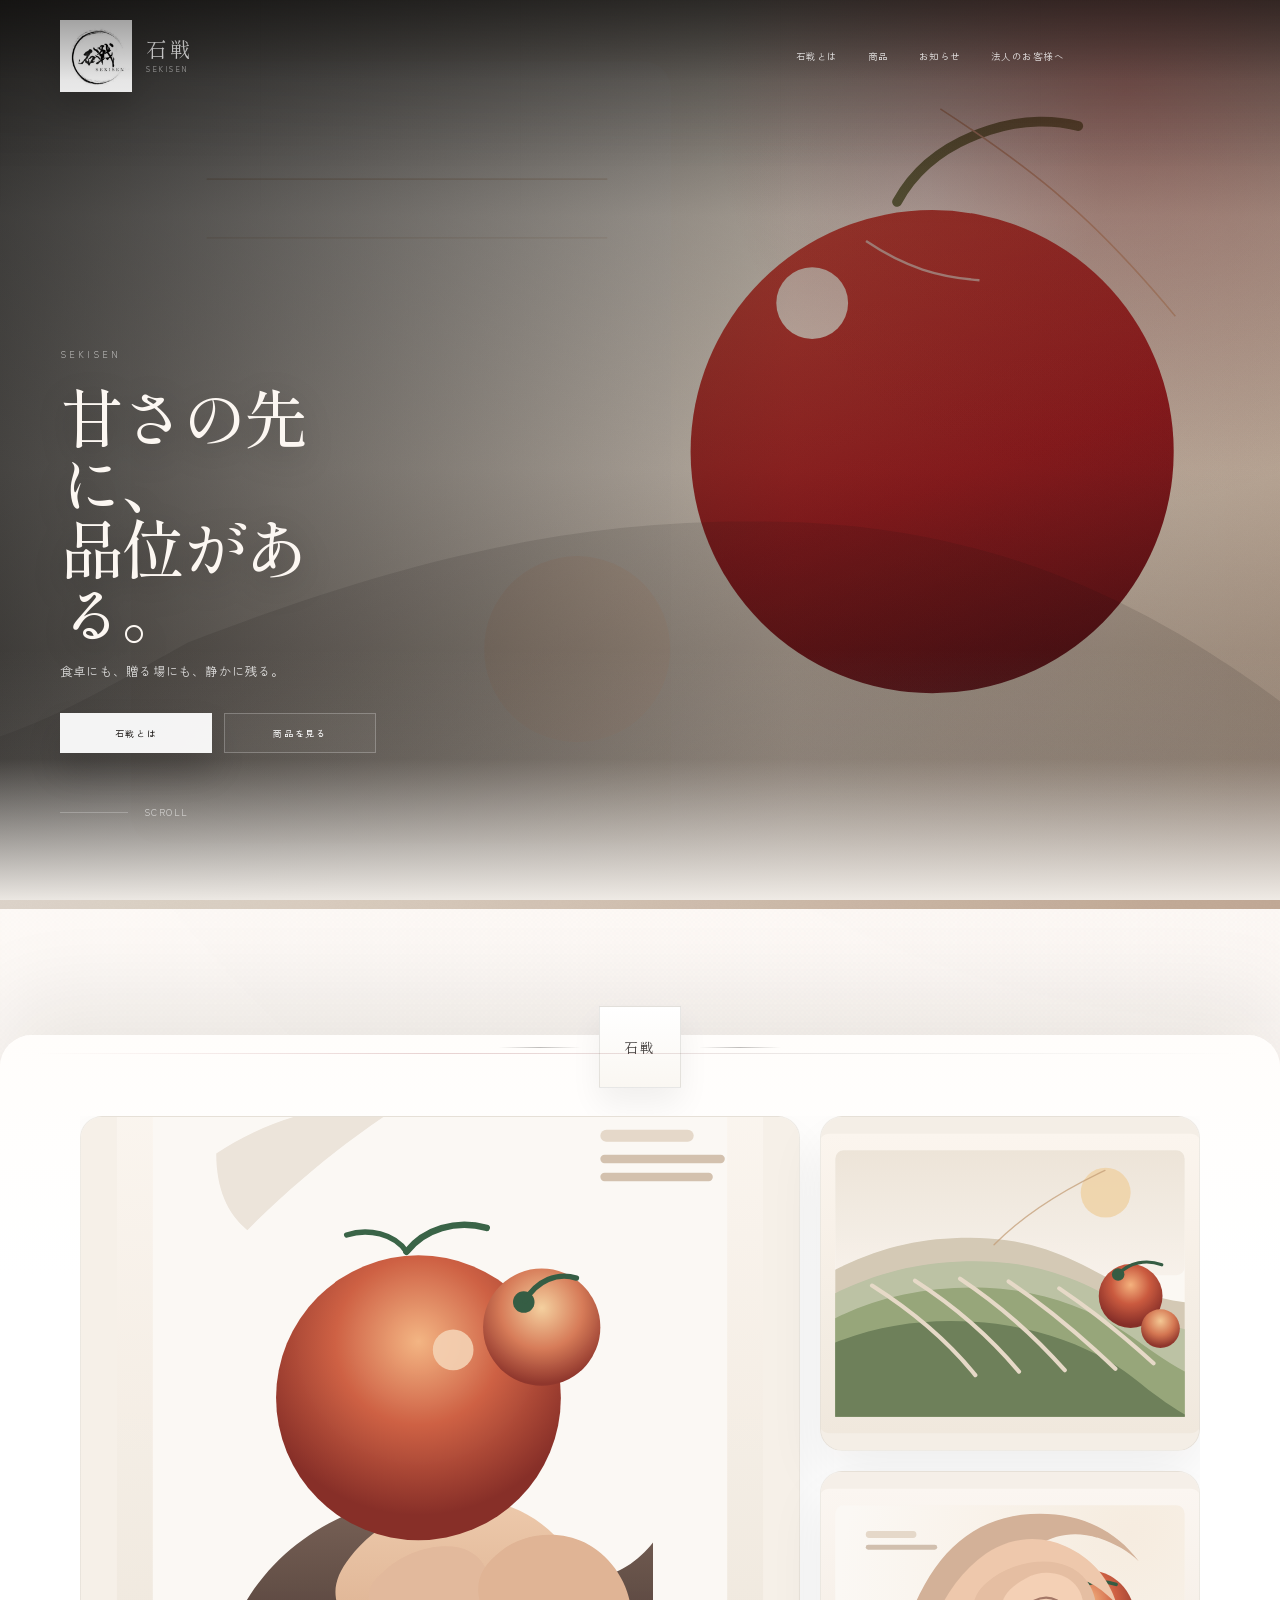
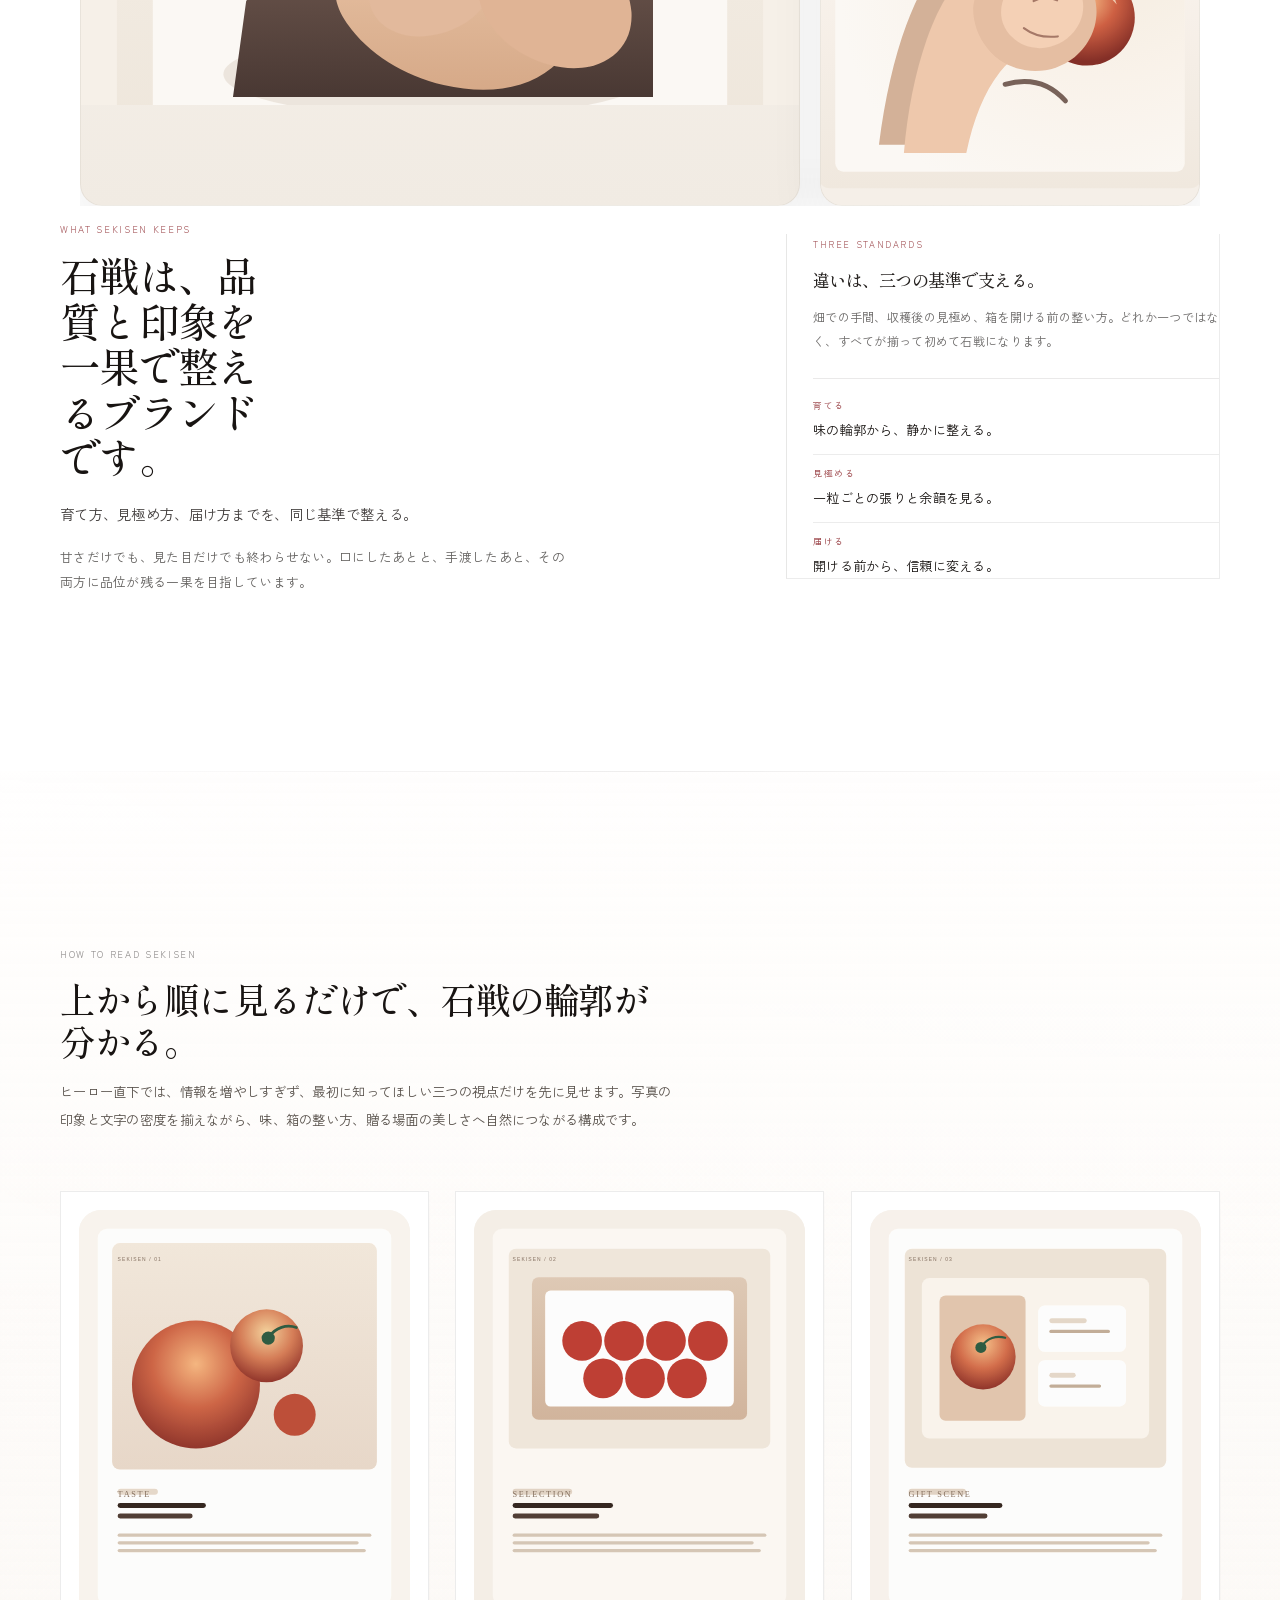
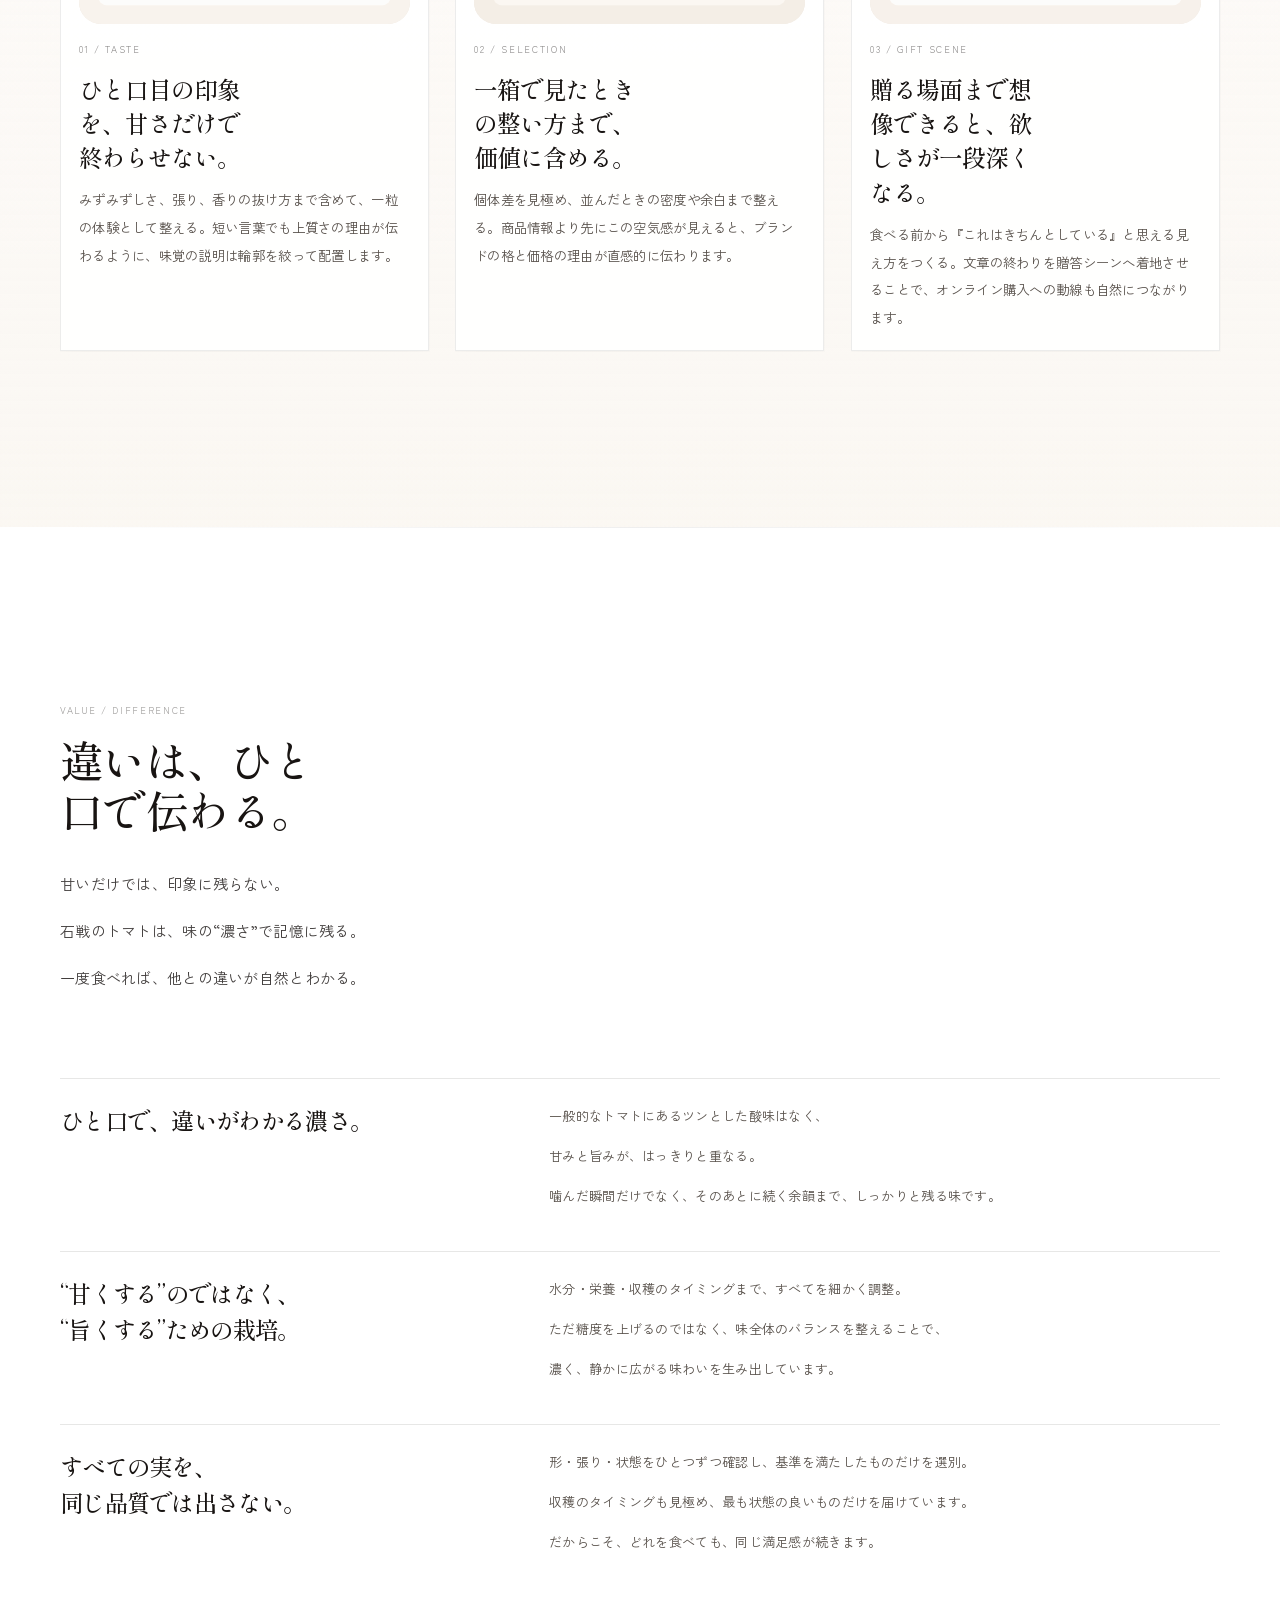
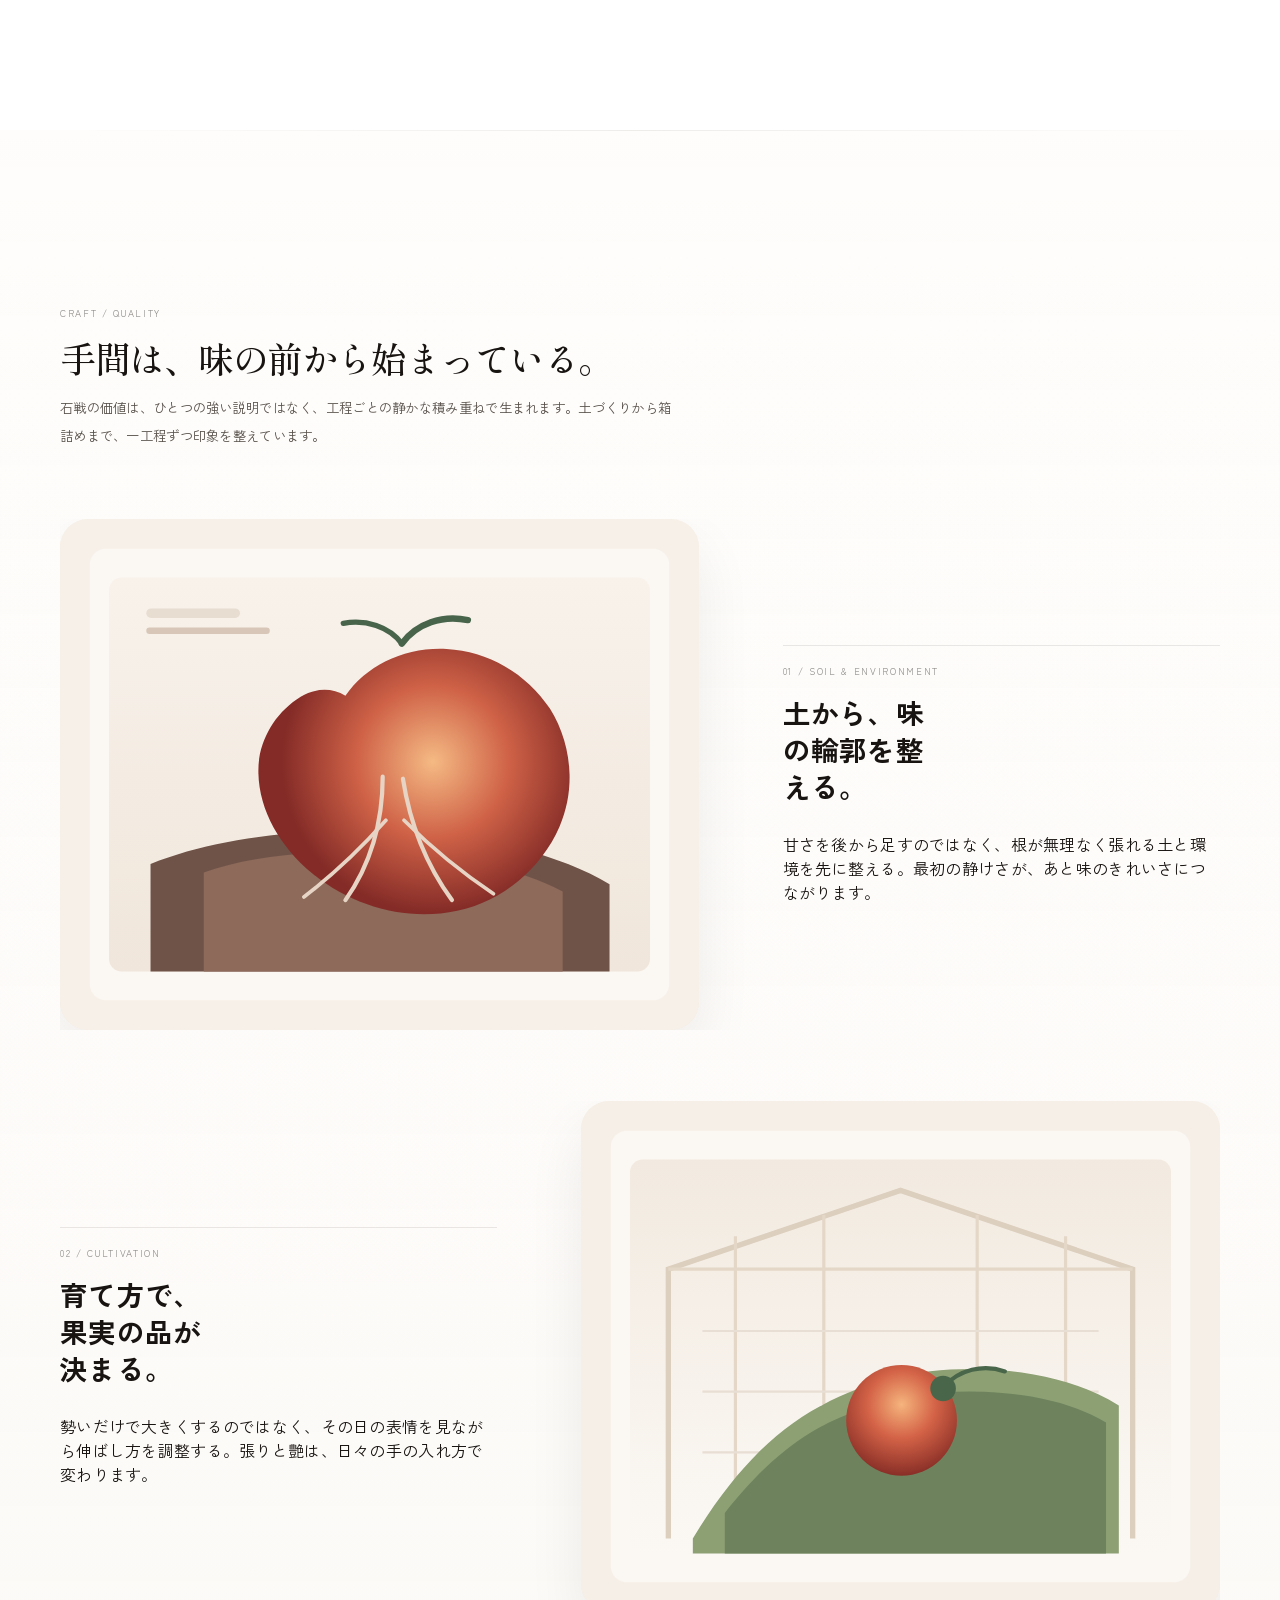
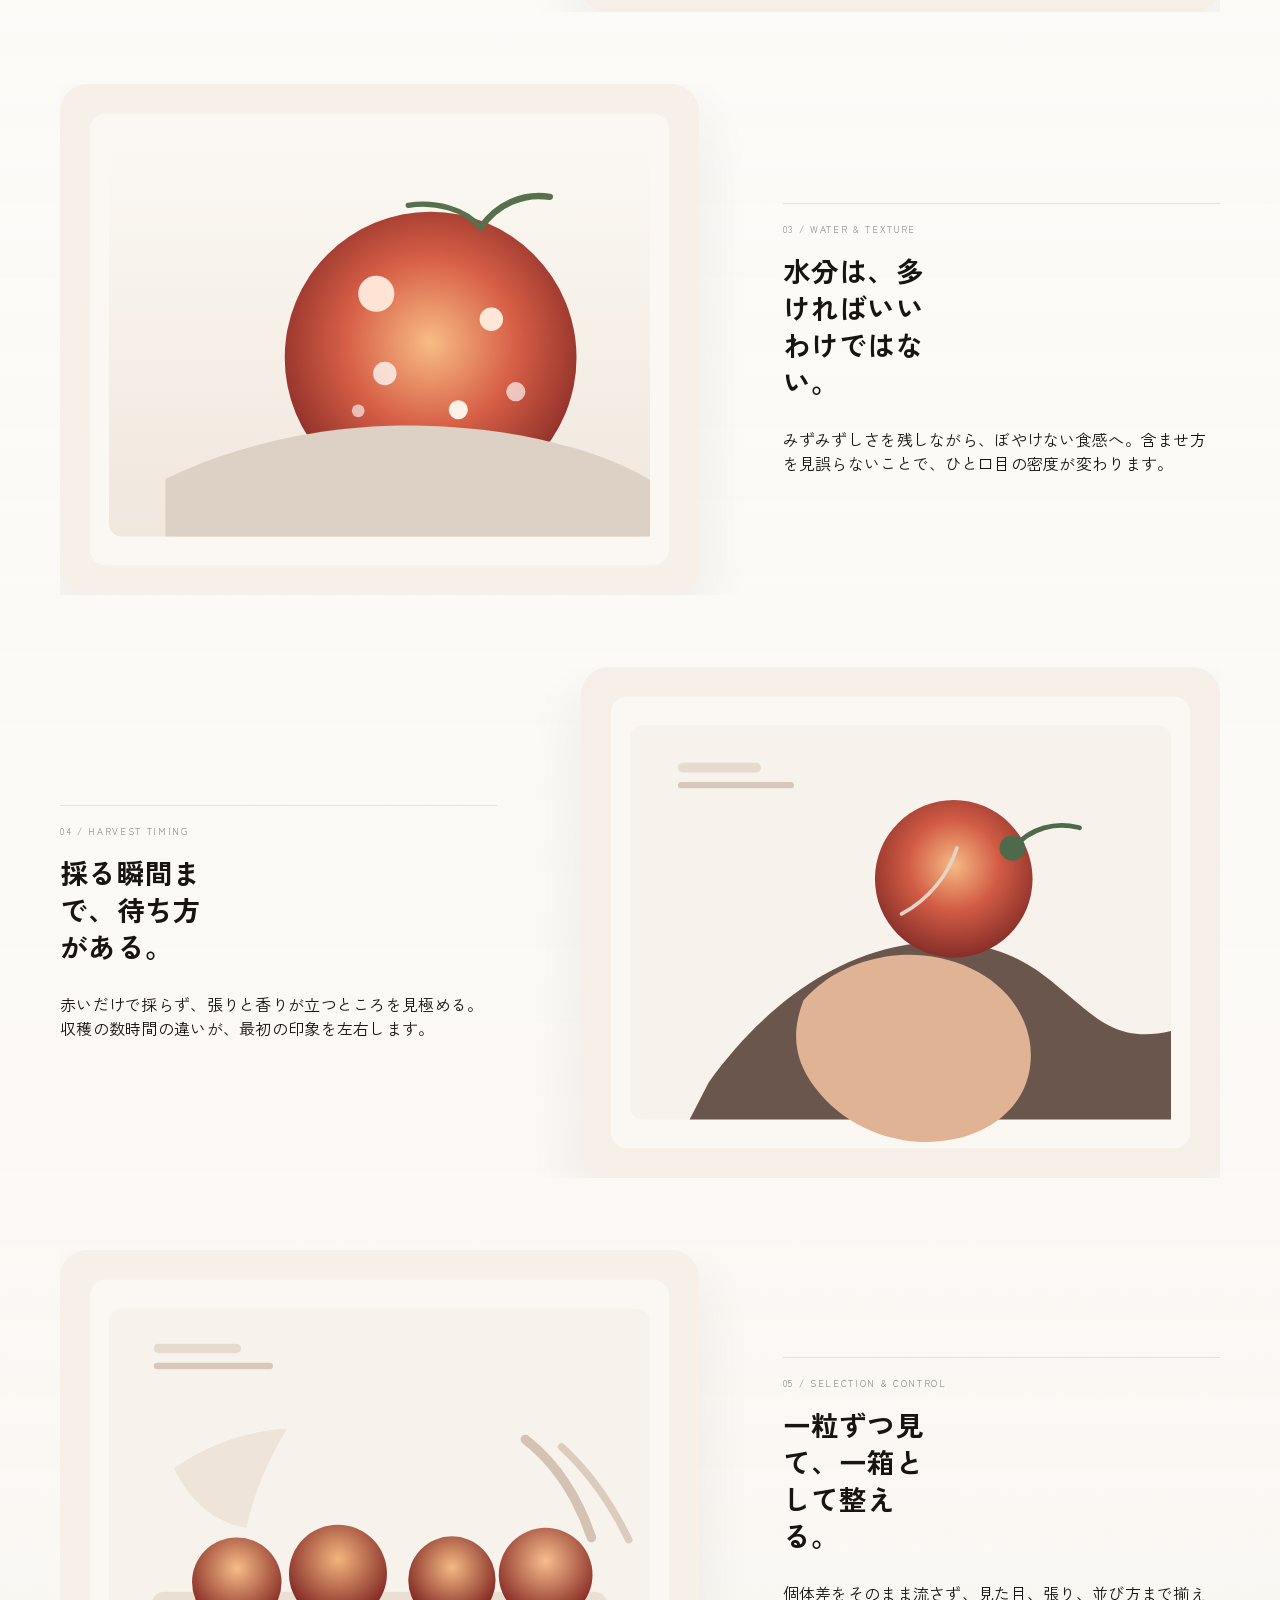
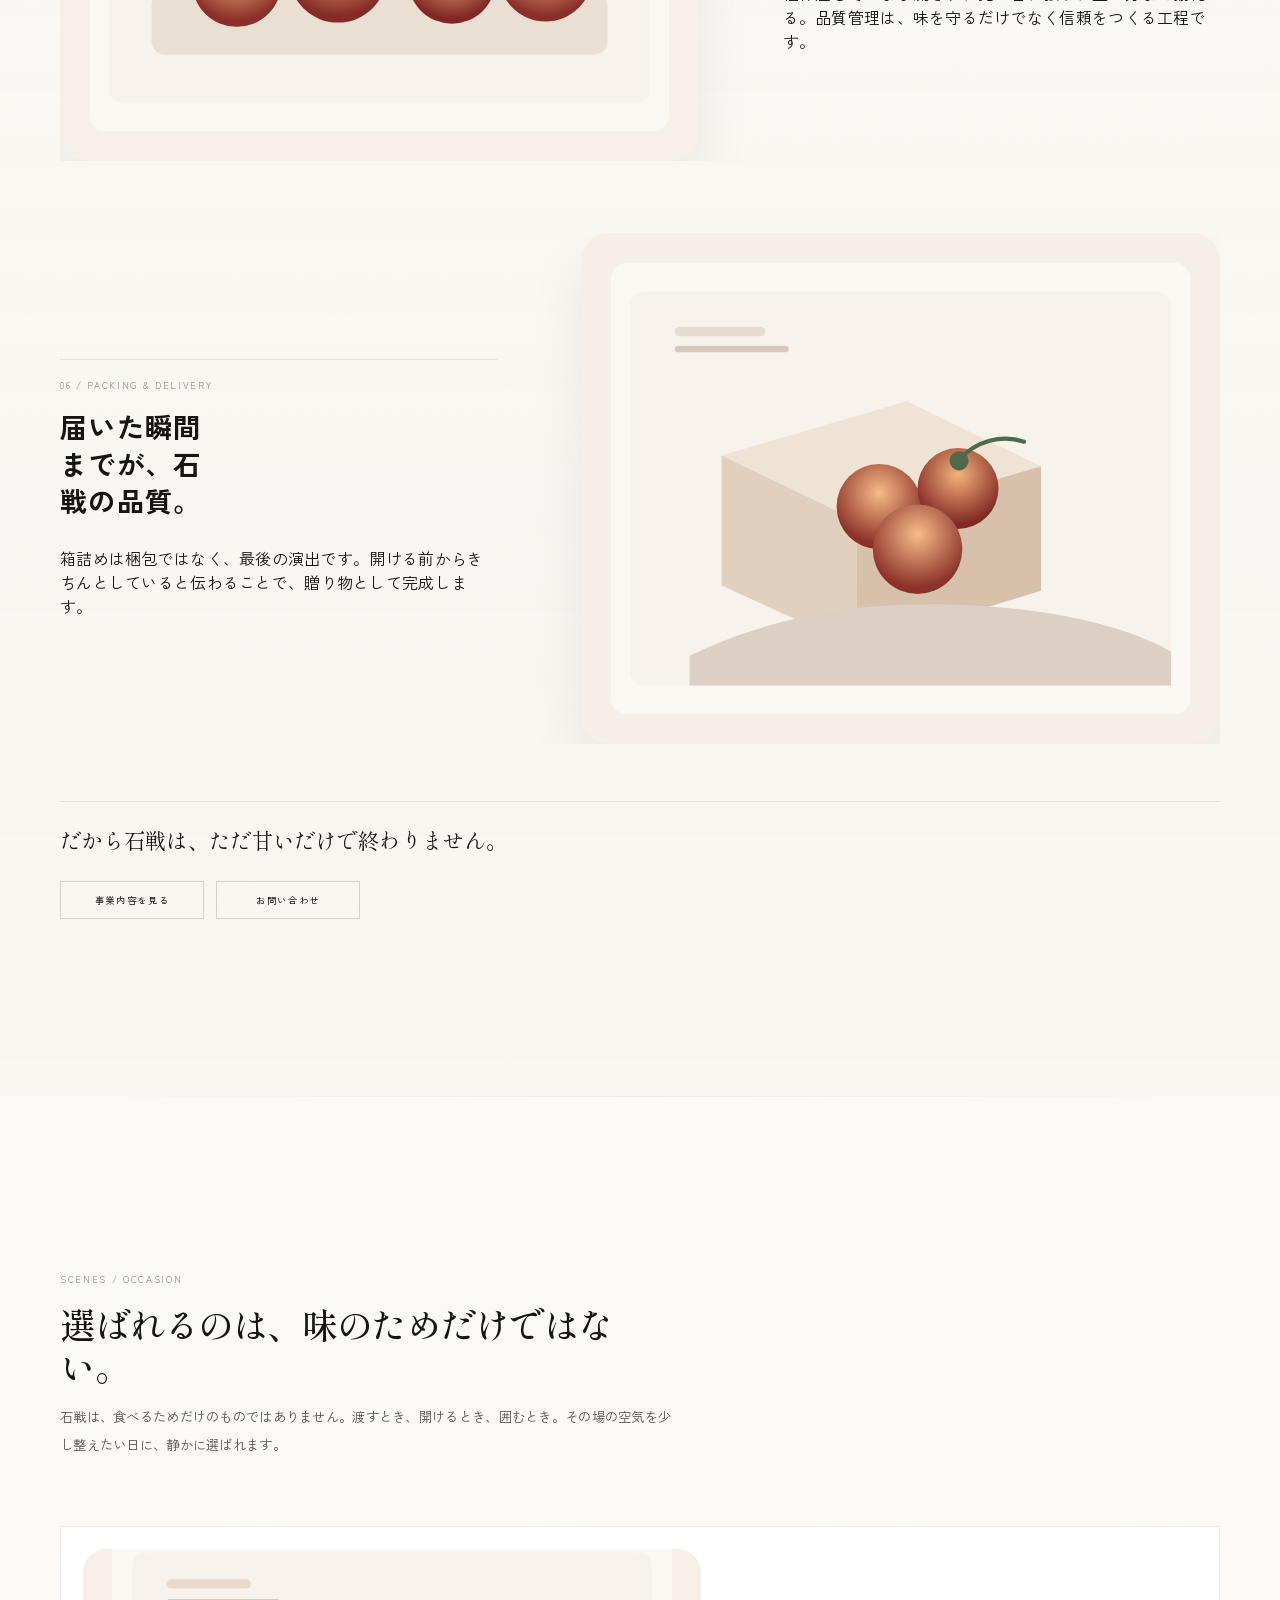
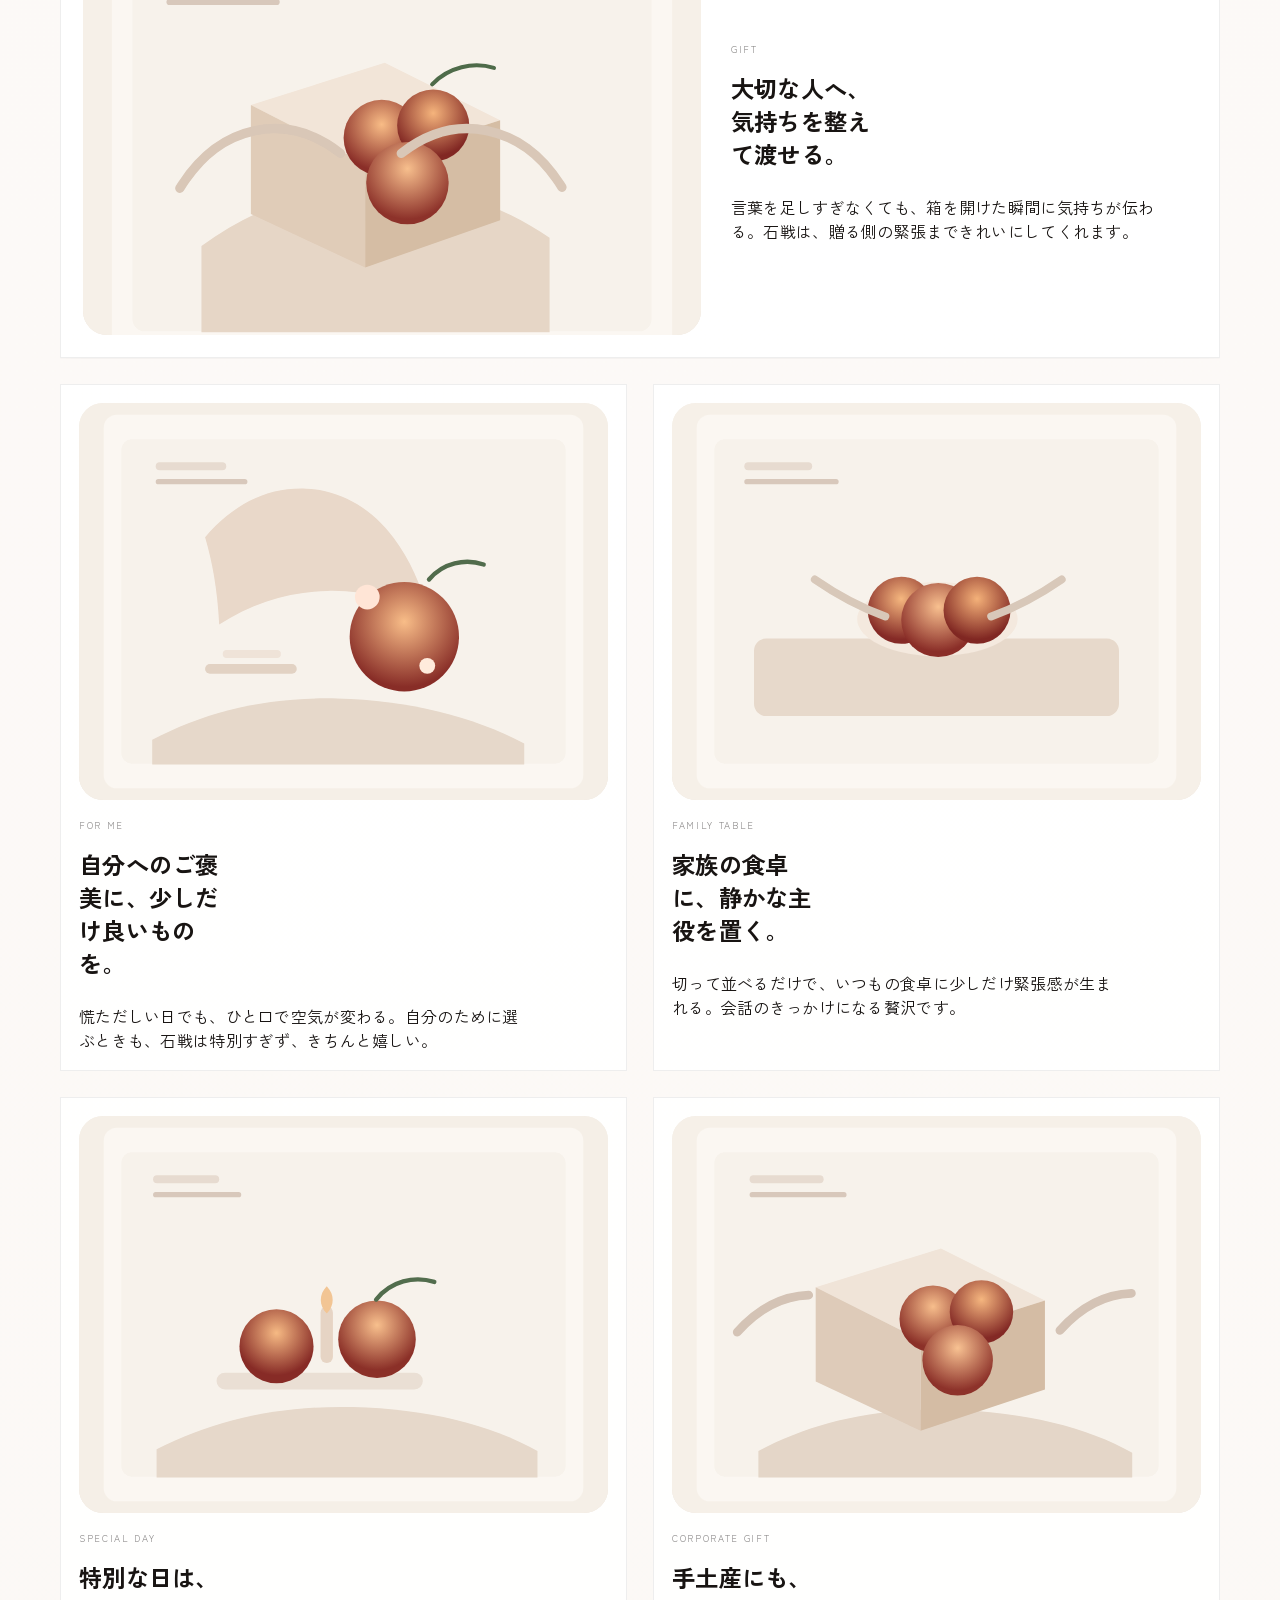
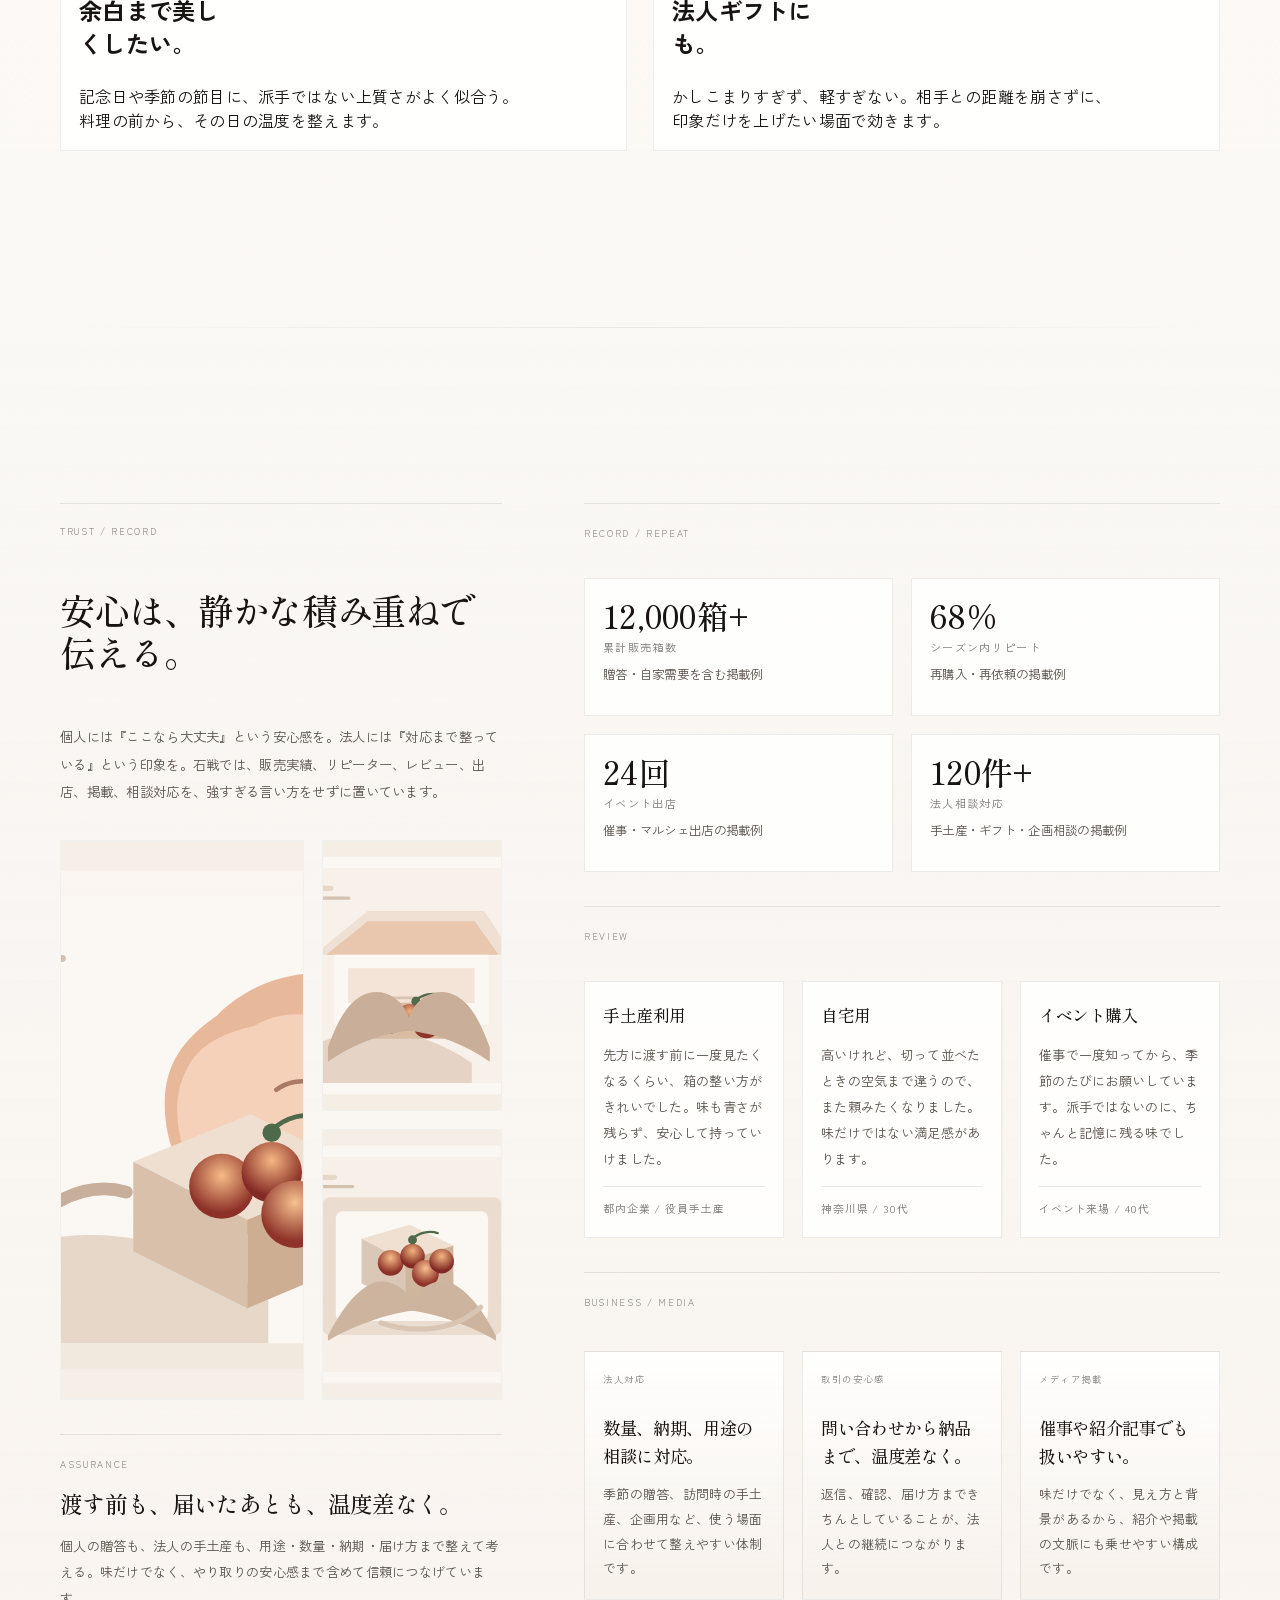
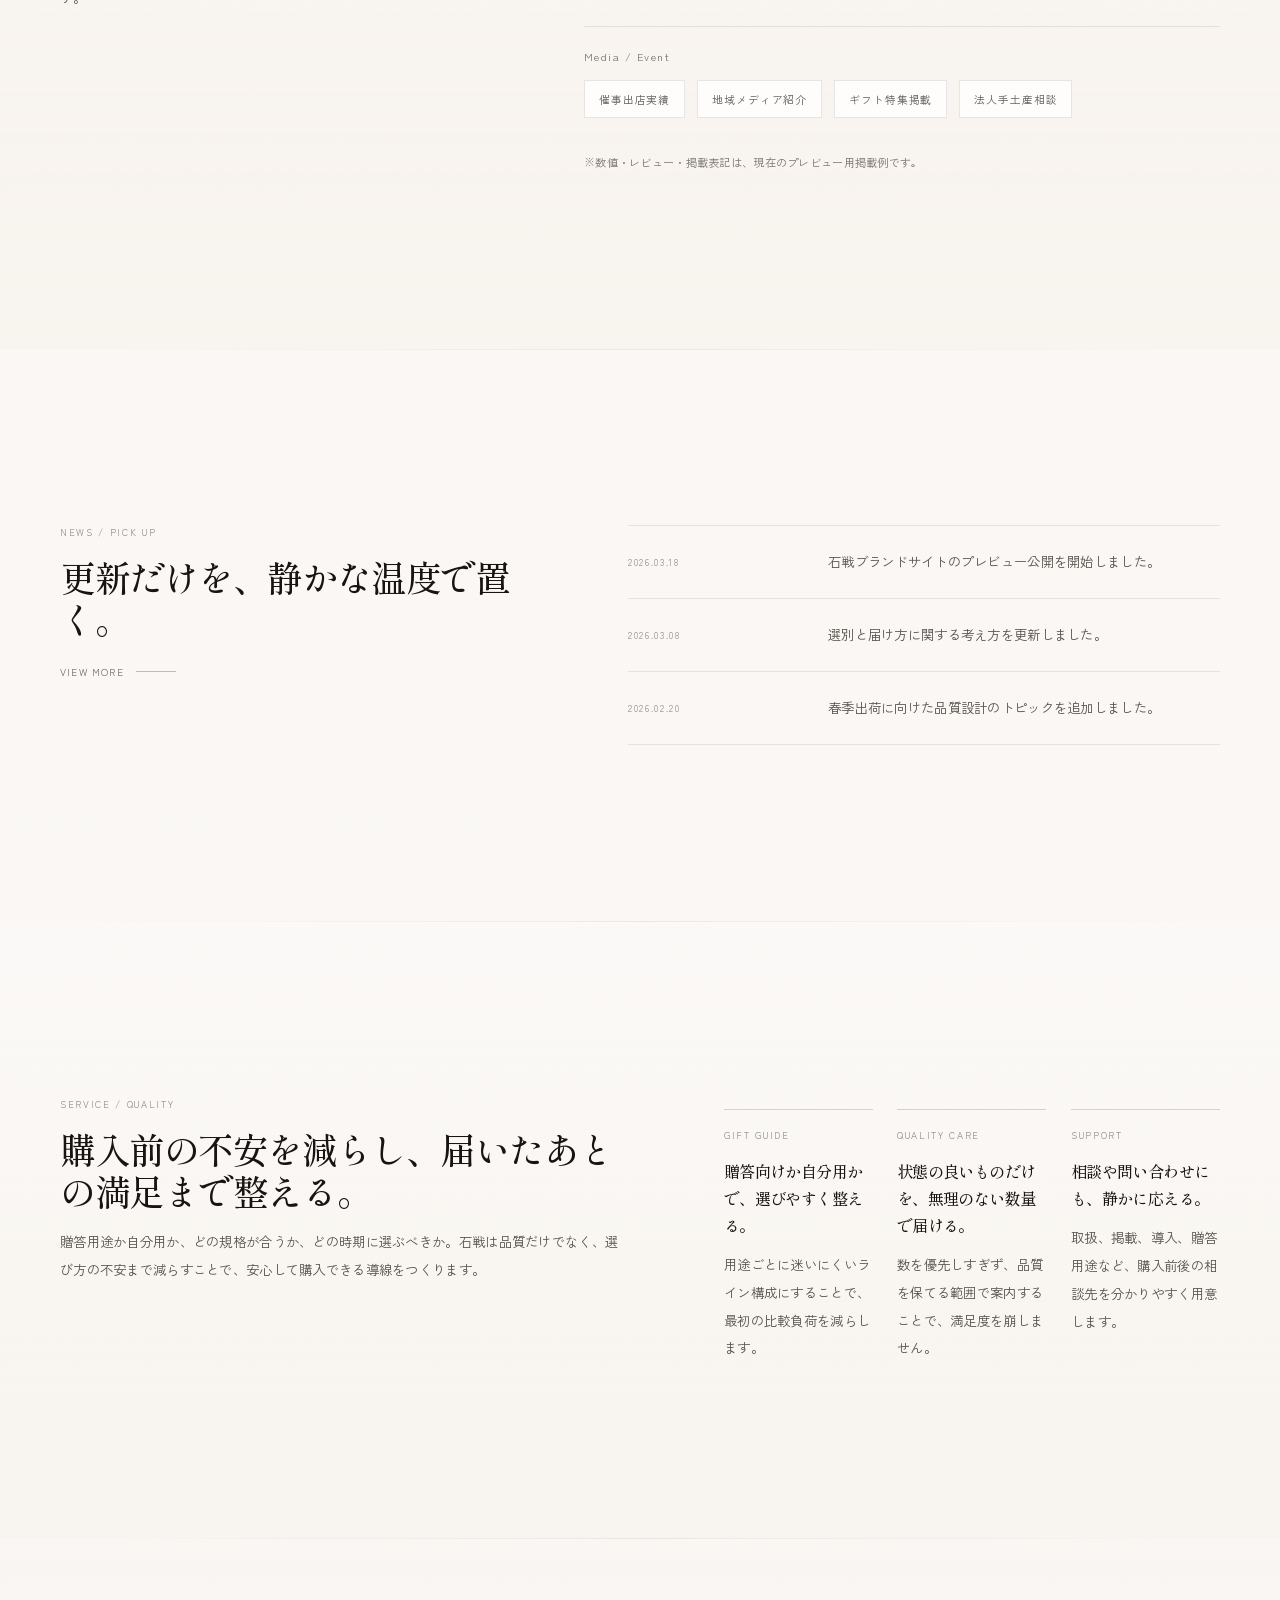
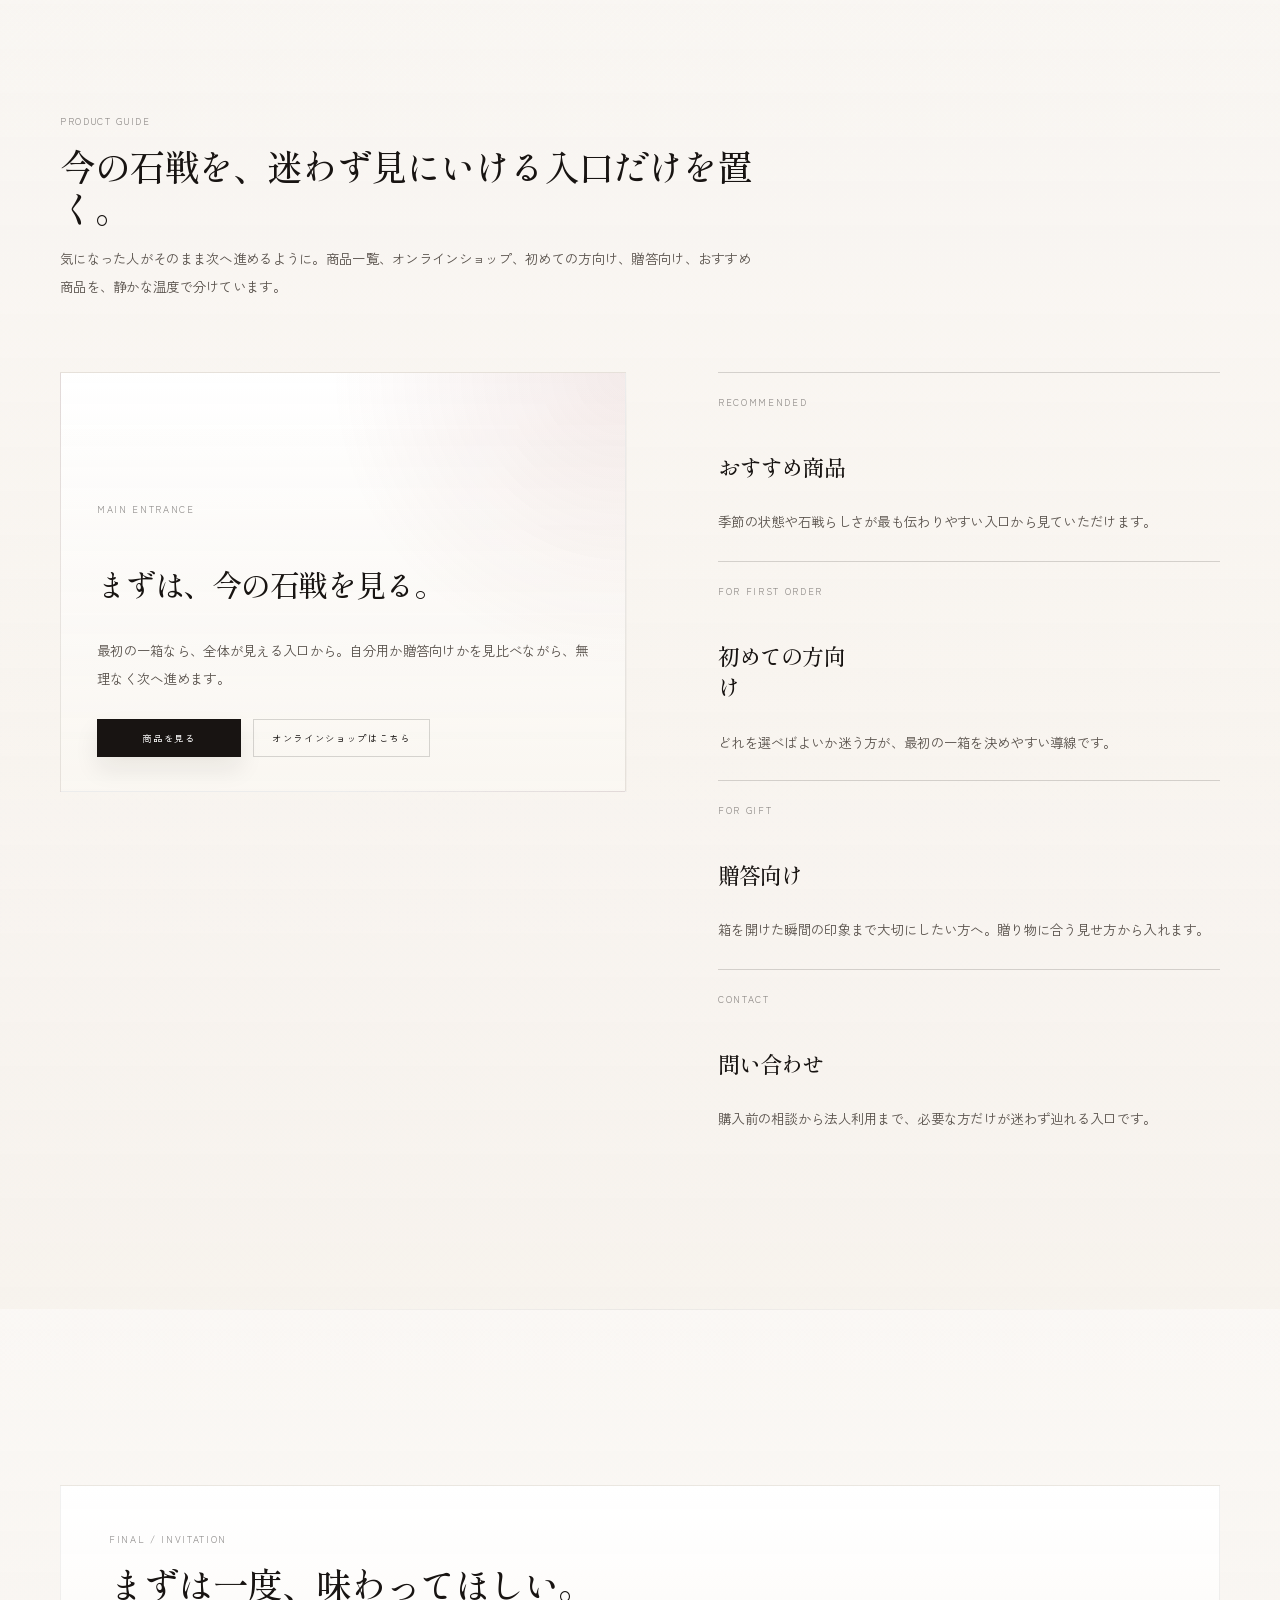
<file: index.html>
<!DOCTYPE html>
<html lang="ja">
  <head>
    <meta charset="UTF-8" />
    <meta name="viewport" content="width=device-width, initial-scale=1.0" />
    <title>石戦 | SEKISEN</title>
    <meta
      name="description"
      content="石戦（SEKISEN）のブランドサイト。静かな高級感と整理されたEC骨格で、プレミアムトマトの価値を伝えます。"
    />
    <link rel="preconnect" href="https://fonts.googleapis.com" />
    <link rel="preconnect" href="https://fonts.gstatic.com" crossorigin />
    <link
      href="https://fonts.googleapis.com/css2?family=Shippori+Mincho:wght 500;600;700&family=Zen+Kaku+Gothic+New:wght@400;500;700&display=swap"
      rel="stylesheet"
    />
    <link rel="stylesheet" href="./assets/css/styles.css" />
    <link rel="stylesheet" href="./assets/css/home-header-hero.css" />
  </head>
  <body data-page="home">
    <noscript>
      <div class="no-script">
        JavaScriptを有効にすると、SEKISENのブランドサイトを表示できます。
      </div>
    </noscript>
    <div id="app"></div>
    <script src="./assets/js/content.js" defer></script>
    <script src="./assets/js/home-header-hero.js" defer></script>
    <script src="./assets/js/main.js" defer></script>
  </body>
</html>
</file>
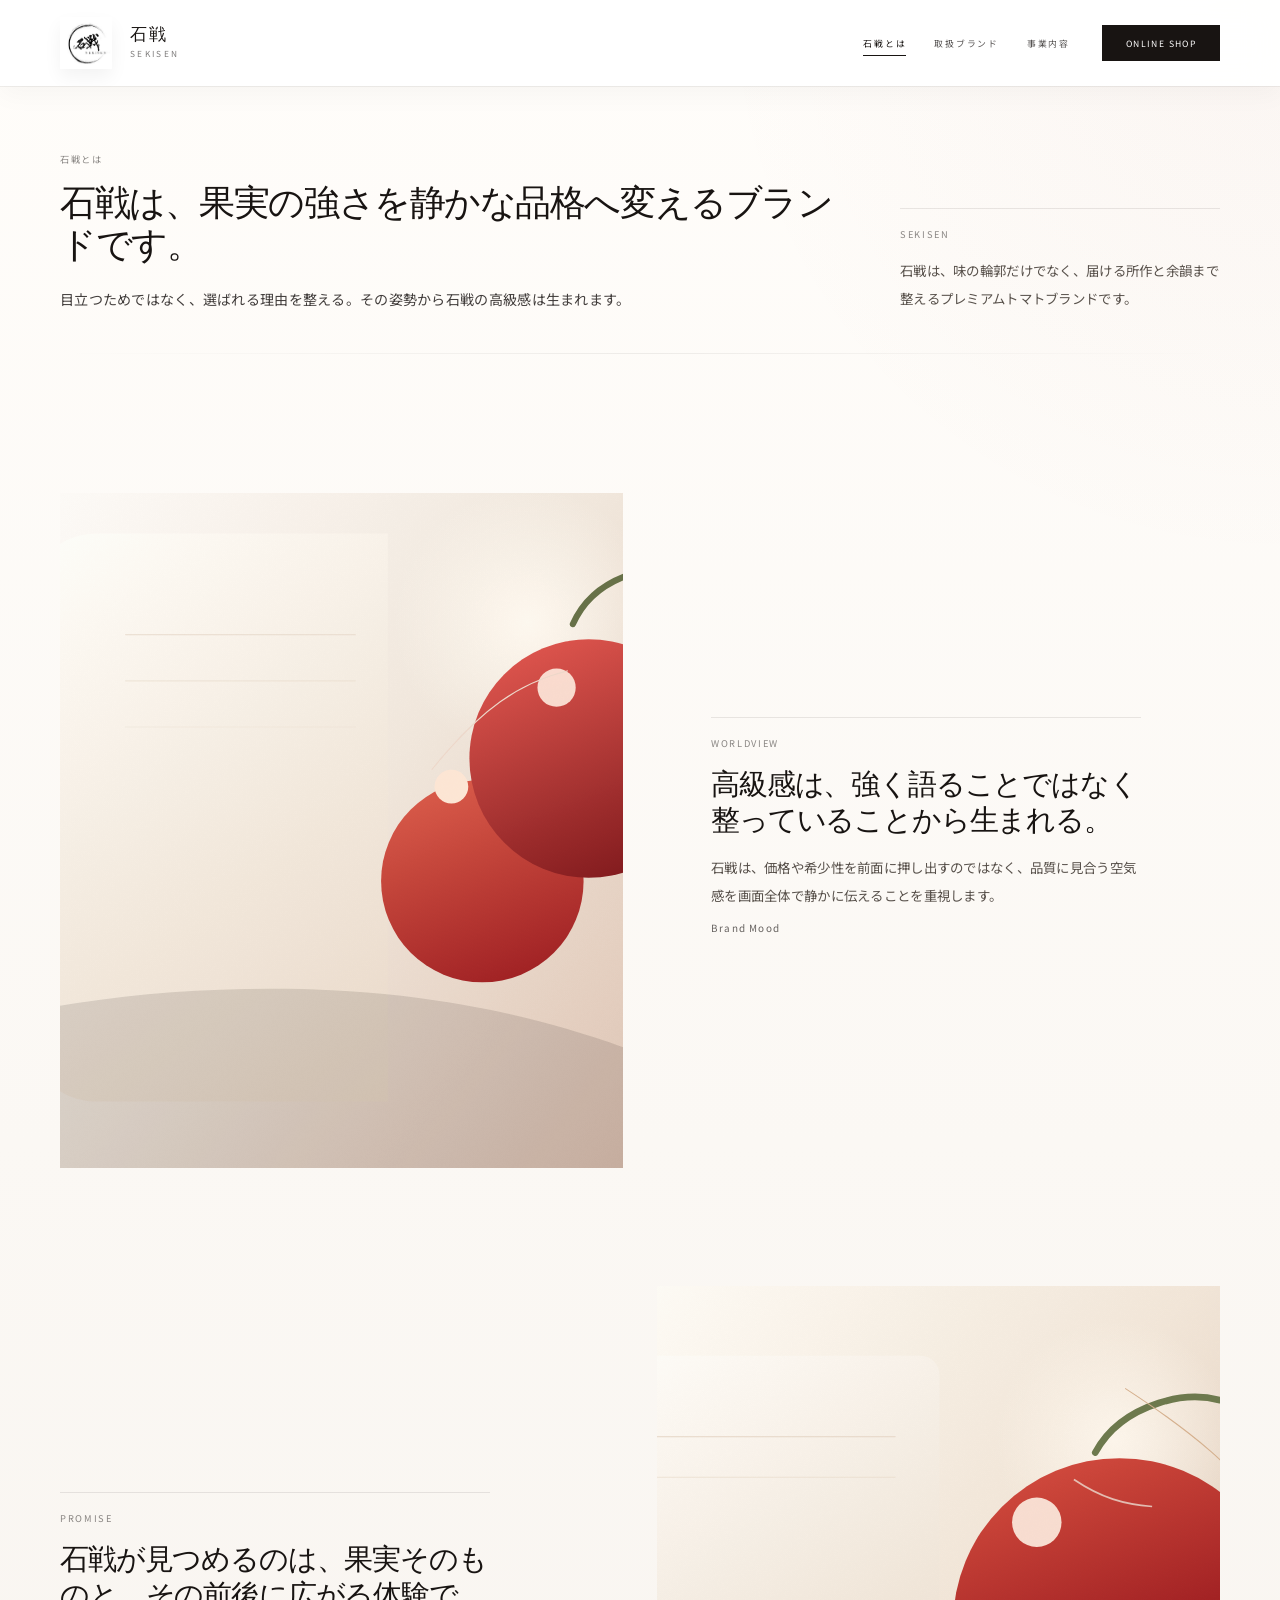
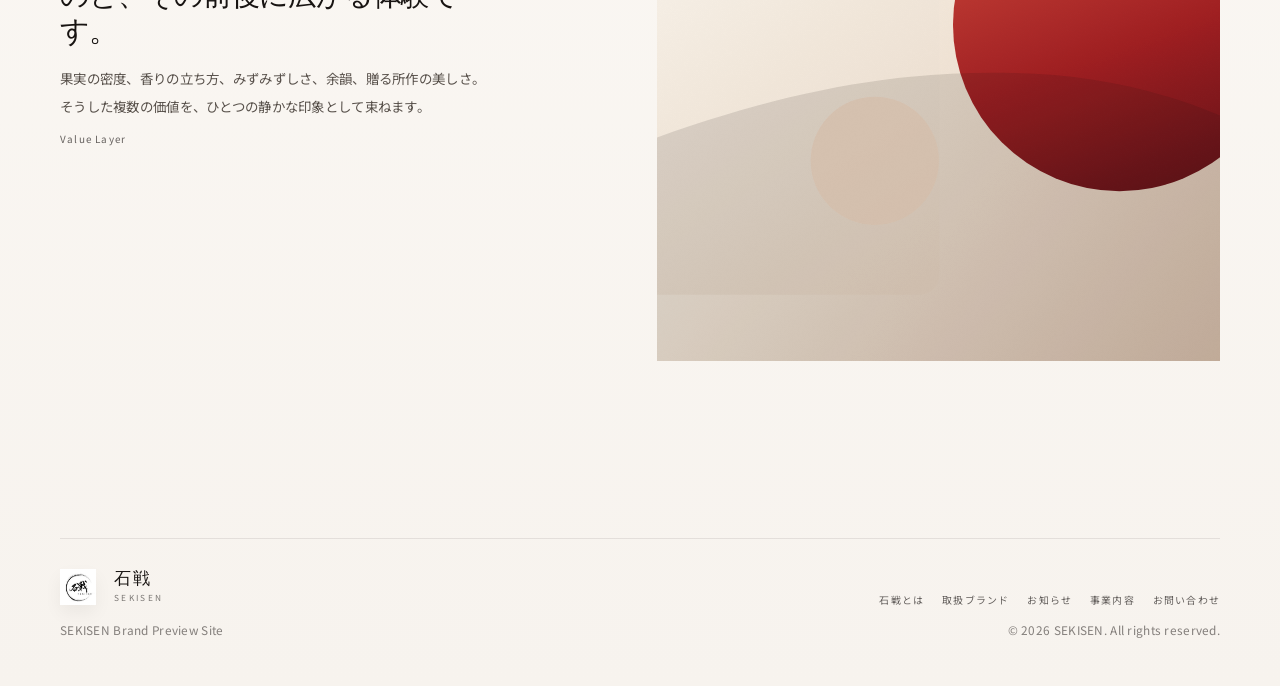
<file: about.html>
<!DOCTYPE html>
<html lang="ja">
  <head>
    <meta charset="UTF-8" />
    <meta name="viewport" content="width=device-width, initial-scale=1.0" />
    <title>ブランド | SEKISEN</title>
    <meta
      name="description"
      content="石戦（SEKISEN）のブランド思想と世界観を紹介するページです。"
    />
    <link rel="preconnect" href="https://fonts.googleapis.com" />
    <link rel="preconnect" href="https://fonts.gstatic.com" crossorigin />
    <link
      href="https://fonts.googleapis.com/css2?family=Noto+Sans+JP:wght@400;500;700&family=Zen+Old+Mincho:wght@400;500;700&display=swap"
      rel="stylesheet"
    />
    <link rel="stylesheet" href="./assets/css/styles.css" />
  </head>
  <body data-page="about">
    <noscript>
      <div class="no-script">
        JavaScriptを有効にすると、SEKISENのブランドサイトを表示できます。
      </div>
    </noscript>
    <div id="app"></div>
    <script src="./assets/js/content.js" defer></script>
    <script src="./assets/js/main.js" defer></script>
  </body>
</html>
</file>
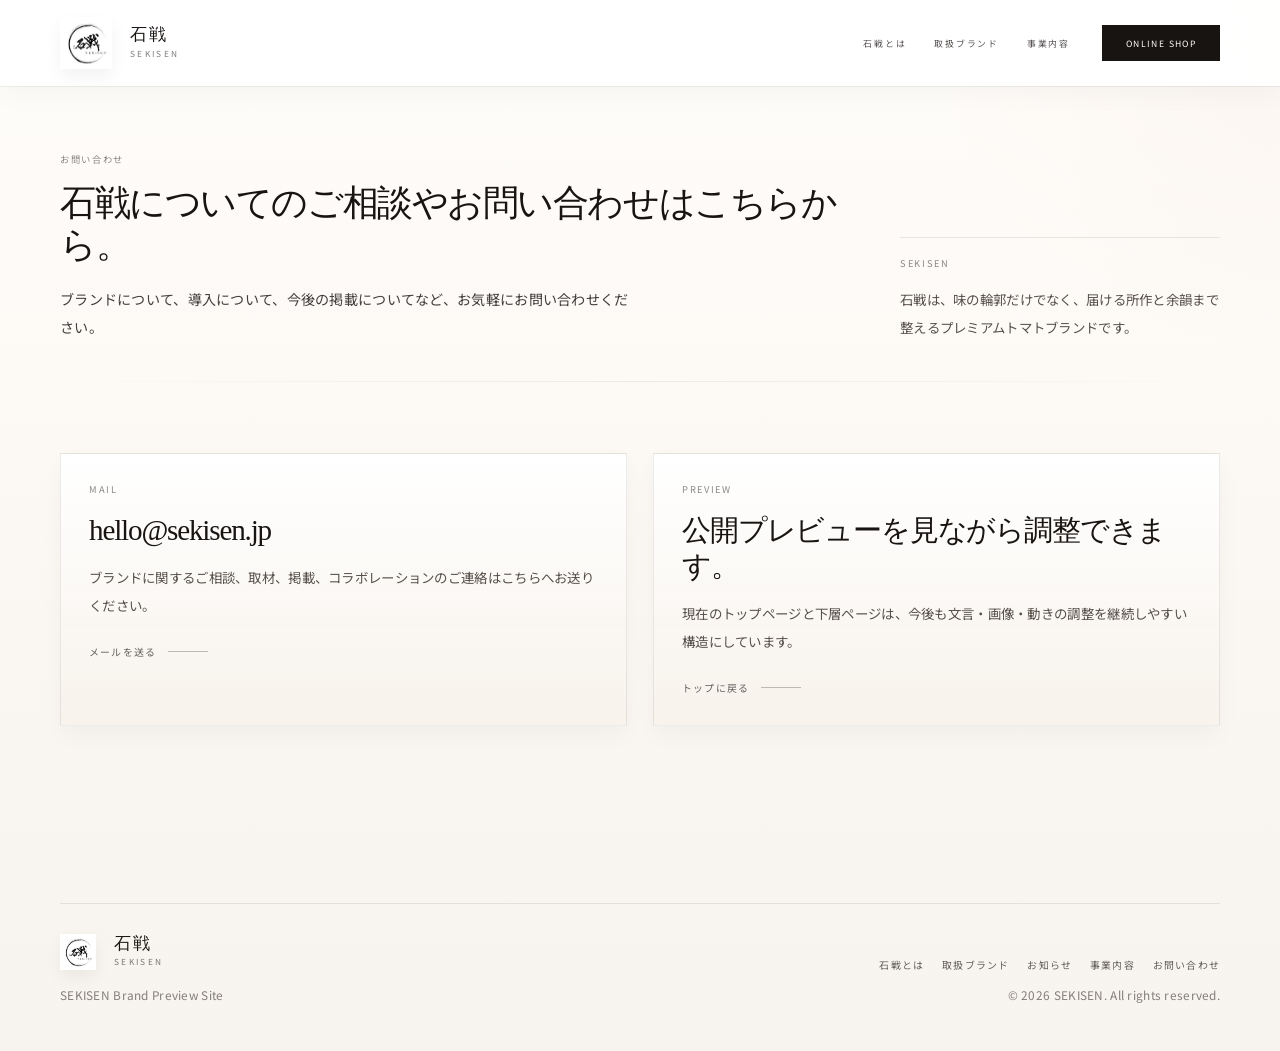
<file: contact.html>
<!DOCTYPE html>
<html lang="ja">
  <head>
    <meta charset="UTF-8" />
    <meta name="viewport" content="width=device-width, initial-scale=1.0" />
    <title>お問い合わせ | SEKISEN</title>
    <meta
      name="description"
      content="石戦（SEKISEN）へのお問い合わせページです。"
    />
    <link rel="preconnect" href="https://fonts.googleapis.com" />
    <link rel="preconnect" href="https://fonts.gstatic.com" crossorigin />
    <link
      href="https://fonts.googleapis.com/css2?family=Noto+Sans+JP:wght@400;500;700&family=Zen+Old+Mincho:wght@400;500;700&display=swap"
      rel="stylesheet"
    />
    <link rel="stylesheet" href="./assets/css/styles.css" />
  </head>
  <body data-page="contact">
    <noscript>
      <div class="no-script">
        JavaScriptを有効にすると、SEKISENのブランドサイトを表示できます。
      </div>
    </noscript>
    <div id="app"></div>
    <script src="./assets/js/content.js" defer></script>
    <script src="./assets/js/main.js" defer></script>
  </body>
</html>
</file>
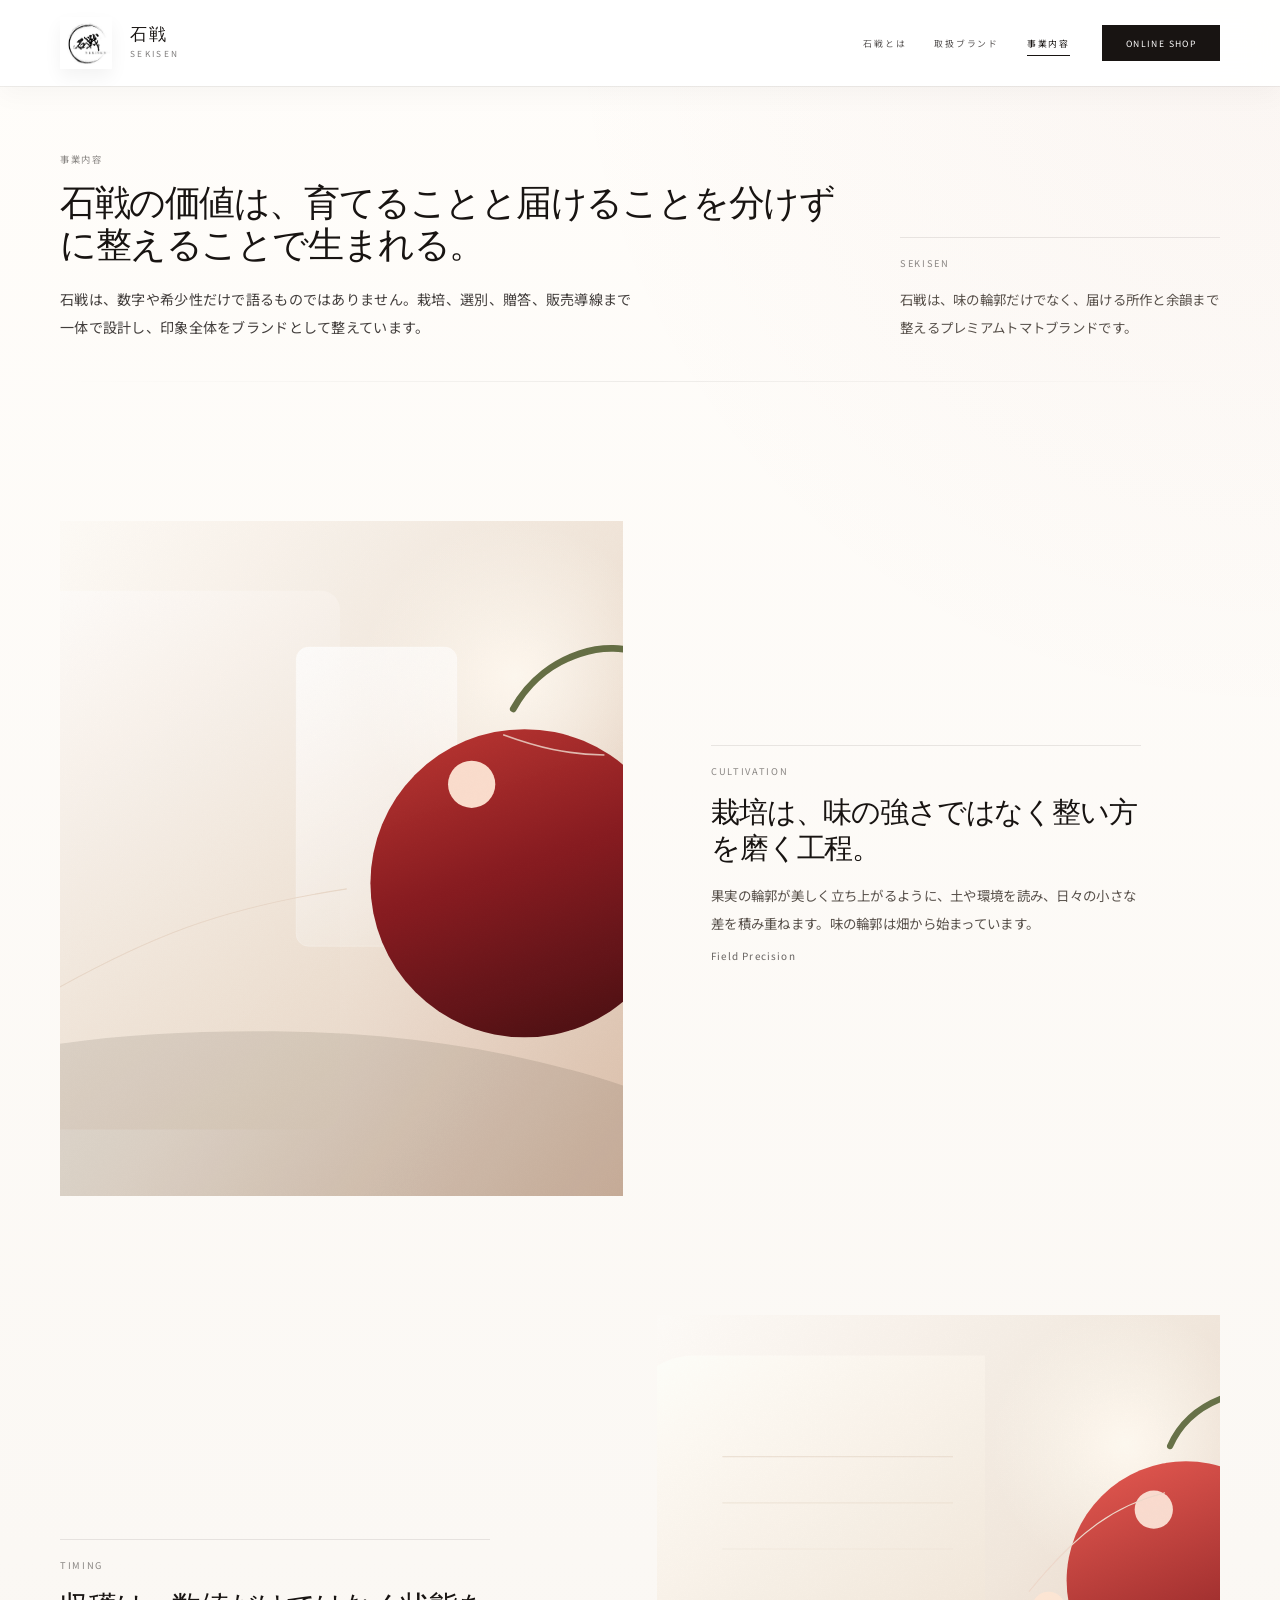
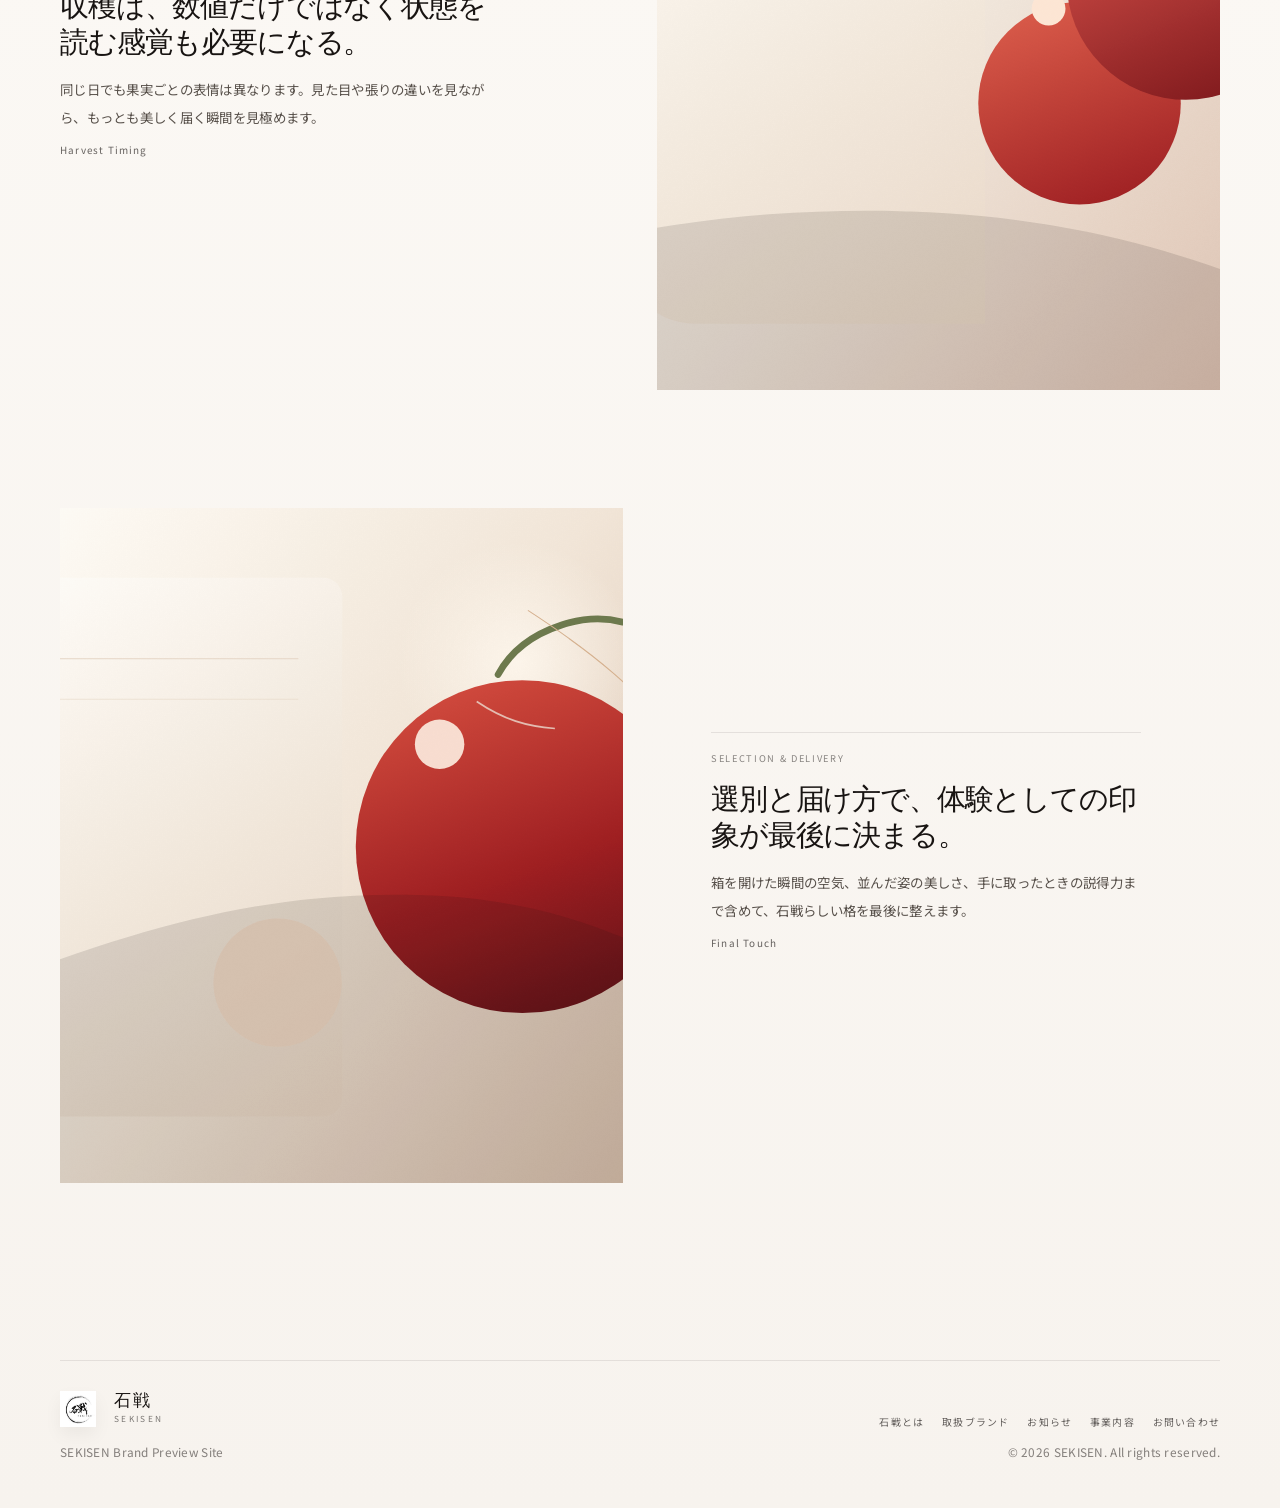
<file: experience.html>
<!DOCTYPE html>
<html lang="ja">
  <head>
    <meta charset="UTF-8" />
    <meta name="viewport" content="width=device-width, initial-scale=1.0" />
    <title>品質 | SEKISEN</title>
    <meta
      name="description"
      content="石戦（SEKISEN）の品質設計と体験価値を紹介するページです。"
    />
    <link rel="preconnect" href="https://fonts.googleapis.com" />
    <link rel="preconnect" href="https://fonts.gstatic.com" crossorigin />
    <link
      href="https://fonts.googleapis.com/css2?family=Noto+Sans+JP:wght@400;500;700&family=Zen+Old+Mincho:wght@400;500;700&display=swap"
      rel="stylesheet"
    />
    <link rel="stylesheet" href="./assets/css/styles.css" />
  </head>
  <body data-page="experience">
    <noscript>
      <div class="no-script">
        JavaScriptを有効にすると、SEKISENのブランドサイトを表示できます。
      </div>
    </noscript>
    <div id="app"></div>
    <script src="./assets/js/content.js" defer></script>
    <script src="./assets/js/main.js" defer></script>
  </body>
</html>
</file>
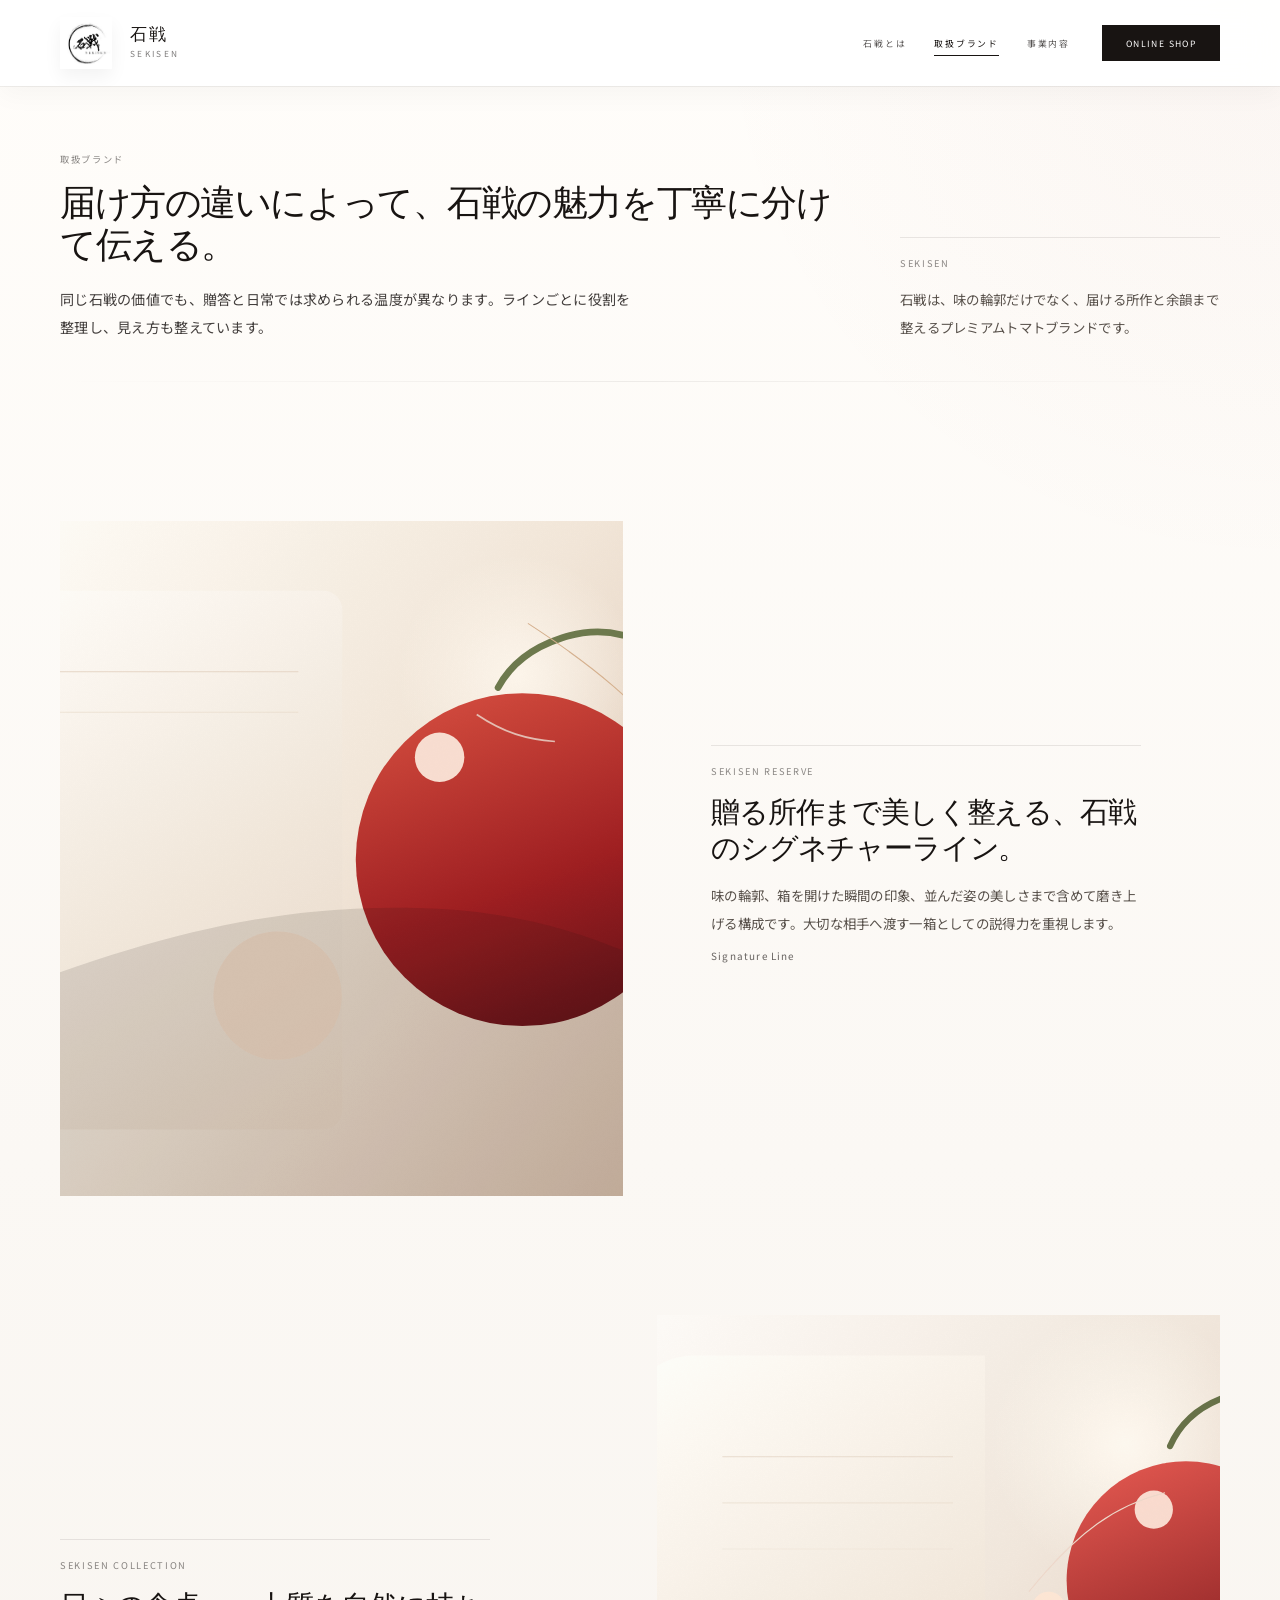
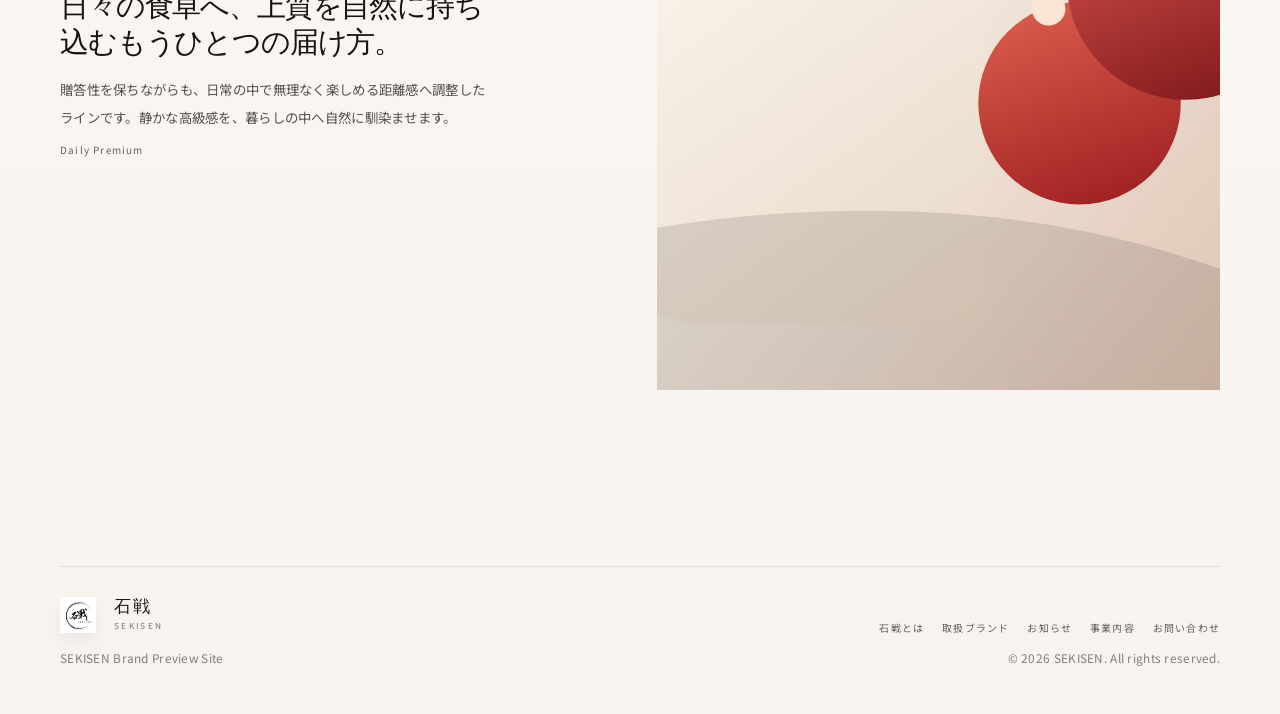
<file: lineup.html>
<!DOCTYPE html>
<html lang="ja">
  <head>
    <meta charset="UTF-8" />
    <meta name="viewport" content="width=device-width, initial-scale=1.0" />
    <title>ライン | SEKISEN</title>
    <meta
      name="description"
      content="石戦（SEKISEN）のライン構成と届け方の違いを紹介するページです。"
    />
    <link rel="preconnect" href="https://fonts.googleapis.com" />
    <link rel="preconnect" href="https://fonts.gstatic.com" crossorigin />
    <link
      href="https://fonts.googleapis.com/css2?family=Noto+Sans+JP:wght@400;500;700&family=Zen+Old+Mincho:wght@400;500;700&display=swap"
      rel="stylesheet"
    />
    <link rel="stylesheet" href="./assets/css/styles.css" />
  </head>
  <body data-page="lineup">
    <noscript>
      <div class="no-script">
        JavaScriptを有効にすると、SEKISENのブランドサイトを表示できます。
      </div>
    </noscript>
    <div id="app"></div>
    <script src="./assets/js/content.js" defer></script>
    <script src="./assets/js/main.js" defer></script>
  </body>
</html>
</file>
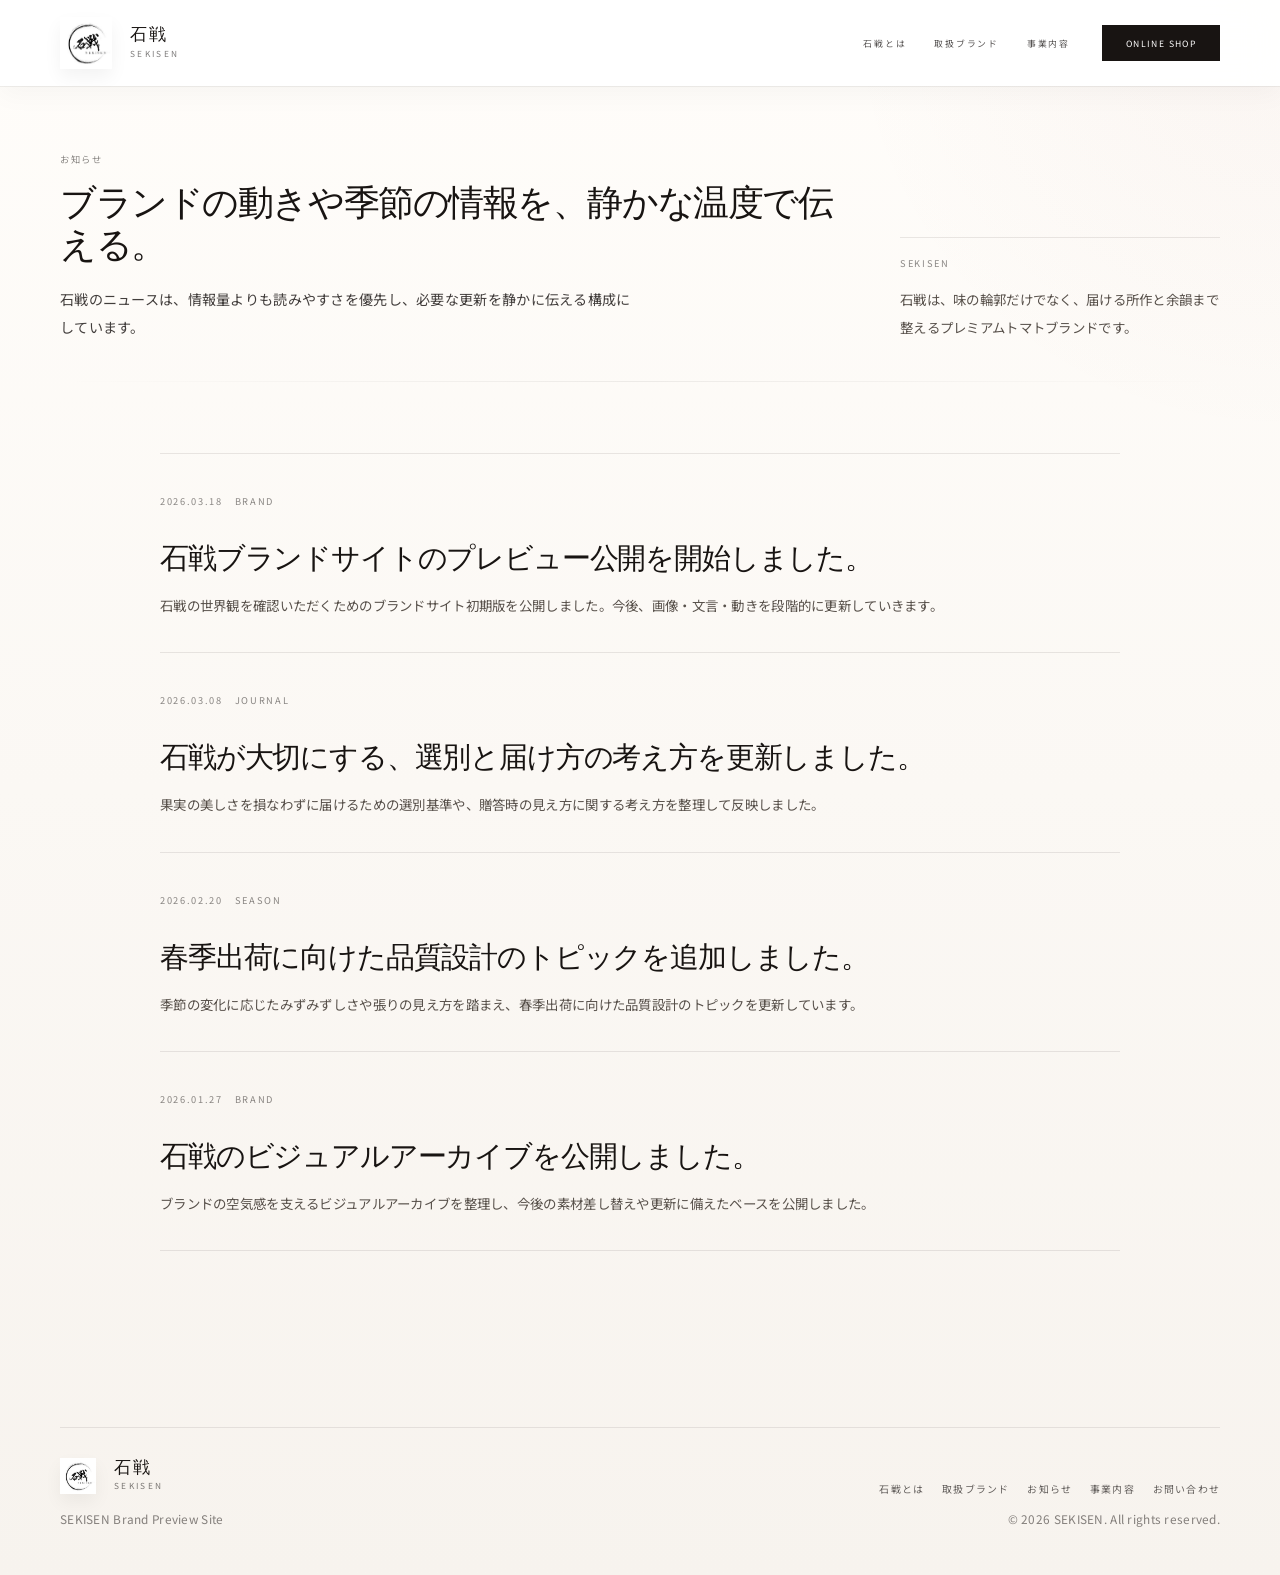
<file: news.html>
<!DOCTYPE html>
<html lang="ja">
  <head>
    <meta charset="UTF-8" />
    <meta name="viewport" content="width=device-width, initial-scale=1.0" />
    <title>お知らせ | SEKISEN</title>
    <meta
      name="description"
      content="石戦（SEKISEN）のニュースと季節の更新情報をまとめたページです。"
    />
    <link rel="preconnect" href="https://fonts.googleapis.com" />
    <link rel="preconnect" href="https://fonts.gstatic.com" crossorigin />
    <link
      href="https://fonts.googleapis.com/css2?family=Noto+Sans+JP:wght@400;500;700&family=Zen+Old+Mincho:wght@400;500;700&display=swap"
      rel="stylesheet"
    />
    <link rel="stylesheet" href="./assets/css/styles.css" />
  </head>
  <body data-page="news">
    <noscript>
      <div class="no-script">
        JavaScriptを有効にすると、SEKISENのブランドサイトを表示できます。
      </div>
    </noscript>
    <div id="app"></div>
    <script src="./assets/js/content.js" defer></script>
    <script src="./assets/js/main.js" defer></script>
  </body>
</html>
</file>
<file: assets/css/styles.css>
:root {
  --bg: #f7f3ee;
  --bg-soft: #faf5ef;
  --surface: rgba(255, 255, 255, 0.86);
  --surface-strong: rgba(255, 255, 255, 0.94);
  --ink: #181412;
  --ink-soft: #58514b;
  --ink-faint: rgba(24, 20, 18, 0.56);
  --line: rgba(24, 20, 18, 0.09);
  --line-strong: rgba(24, 20, 18, 0.16);
  --shadow: 0 20px 44px rgba(24, 20, 18, 0.05);
  --shadow-soft: 0 10px 22px rgba(24, 20, 18, 0.035);
  --shadow-image: 0 26px 58px rgba(24, 20, 18, 0.07);
  --container: min(1520px, calc(100vw - 120px));
  --section-space: 176px;
  --section-space-mobile: 86px;
  --hero-overlap: clamp(120px, 18vh, 220px);
  --hero-overlap-mobile: clamp(68px, 12vh, 108px);
  --transition: 520ms ease;
  --font-serif: "Shippori Mincho", "Yu Mincho", serif;
  --font-sans: "Zen Kaku Gothic New", "Noto Sans JP", sans-serif;
}

*,
*::before,
*::after {
  box-sizing: border-box;
}

html {
  scroll-behavior: smooth;
}

body {
  margin: 0;
  min-width: 320px;
  overflow-x: hidden;
  font-family: var(--font-sans);
  color: var(--ink);
  letter-spacing: 0.018em;
  background:
    radial-gradient(circle at top right, rgba(143, 49, 40, 0.035), transparent 22%),
    linear-gradient(180deg, #fffdfa 0%, var(--bg) 100%);
  -webkit-font-smoothing: antialiased;
  text-rendering: optimizeLegibility;
}

body.nav-open {
  overflow: hidden;
}

img {
  display: block;
  max-width: 100%;
}

a {
  color: inherit;
  text-decoration: none;
}

button {
  font: inherit;
}

.container {
  width: var(--container);
  margin: 0 auto;
}

.page-shell {
  overflow: visible;
}

.site-main {
  position: relative;
}

.site-main--home {
  isolation: isolate;
}

.site-main--home .hero-stage {
  position: relative;
  z-index: 0;
  isolation: isolate;
}

.site-main--home .section {
  z-index: 2;
}

.site-header {
  position: fixed;
  inset: 0 0 auto;
  z-index: 100;
  isolation: isolate;
  background: transparent;
  transition:
    background 840ms cubic-bezier(0.2, 0.72, 0.2, 1),
    box-shadow 840ms cubic-bezier(0.2, 0.72, 0.2, 1),
    backdrop-filter 840ms cubic-bezier(0.2, 0.72, 0.2, 1),
    opacity 560ms ease,
    transform 760ms cubic-bezier(0.2, 0.72, 0.2, 1),
    visibility 0s linear 560ms;
}

.site-header::before {
  content: "";
  position: absolute;
  inset: 0 0 auto;
  height: 182px;
  background: linear-gradient(180deg, rgba(19, 14, 11, 0.5), rgba(19, 14, 11, 0.16) 44%, transparent);
  opacity: 1;
  pointer-events: none;
  transition: opacity 840ms cubic-bezier(0.2, 0.72, 0.2, 1);
}

.site-header__inner {
  width: var(--container);
  min-height: 128px;
  margin: 0 auto;
  display: grid;
  grid-template-columns: auto 1fr auto;
  align-items: center;
  gap: 52px;
  transition:
    min-height 840ms cubic-bezier(0.2, 0.72, 0.2, 1),
    gap 840ms cubic-bezier(0.2, 0.72, 0.2, 1);
}

.page-home .site-header {
  opacity: 0;
  visibility: hidden;
  pointer-events: none;
  transform: translateY(-18px);
}

.page-home .site-header.is-intro-visible {
  opacity: 1;
  visibility: visible;
  pointer-events: auto;
  transform: translateY(0);
  transition-delay: 0s;
}

.site-header.is-scrolled,
.page-about .site-header,
.page-lineup .site-header,
.page-news .site-header,
.page-experience .site-header,
.page-contact .site-header {
  background: rgba(255, 255, 255, 0.92);
  backdrop-filter: blur(16px);
  box-shadow:
    0 1px 0 rgba(24, 20, 18, 0.06),
    0 10px 24px rgba(24, 20, 18, 0.03);
}

.site-header.is-scrolled .site-header__inner,
.page-about .site-header__inner,
.page-lineup .site-header__inner,
.page-news .site-header__inner,
.page-experience .site-header__inner,
.page-contact .site-header__inner {
  min-height: 86px;
  gap: 32px;
}

.site-header.is-scrolled::before,
.page-about .site-header::before,
.page-lineup .site-header::before,
.page-news .site-header::before,
.page-experience .site-header::before,
.page-contact .site-header::before {
  opacity: 0;
}

.site-header.is-scrolled .brand-mark__symbol,
.page-about .brand-mark__symbol,
.page-lineup .brand-mark__symbol,
.page-news .brand-mark__symbol,
.page-experience .brand-mark__symbol,
.page-contact .brand-mark__symbol {
  width: 52px;
  height: 52px;
}

.site-header.is-scrolled .brand-mark__ja,
.page-about .brand-mark__ja,
.page-lineup .brand-mark__ja,
.page-news .brand-mark__ja,
.page-experience .brand-mark__ja,
.page-contact .brand-mark__ja {
  font-size: 1.04rem;
}

.brand-mark {
  display: inline-flex;
  align-items: center;
  gap: 18px;
}

.brand-mark__symbol {
  flex: 0 0 auto;
  width: 86px;
  height: 86px;
  padding: 0;
  border: 0;
  background: transparent;
  backdrop-filter: none;
  box-shadow: 0 18px 34px rgba(10, 8, 6, 0.1);
  transition:
    width 840ms cubic-bezier(0.2, 0.72, 0.2, 1),
    height 840ms cubic-bezier(0.2, 0.72, 0.2, 1),
    box-shadow 840ms cubic-bezier(0.2, 0.72, 0.2, 1),
    transform 840ms cubic-bezier(0.2, 0.72, 0.2, 1);
}

.brand-mark__symbol img {
  width: 100%;
  height: 100%;
  object-fit: cover;
}

.brand-mark__text {
  display: grid;
  gap: 3px;
}

.brand-mark__ja {
  font-family: var(--font-serif);
  font-size: 1.82rem;
  line-height: 1;
  letter-spacing: 0.12em;
  color: rgba(255, 255, 255, 0.96);
  text-shadow: 0 1px 18px rgba(10, 8, 6, 0.14);
  transition:
    font-size 840ms cubic-bezier(0.2, 0.72, 0.2, 1),
    color 840ms cubic-bezier(0.2, 0.72, 0.2, 1),
    text-shadow 840ms cubic-bezier(0.2, 0.72, 0.2, 1);
}

.brand-mark__en {
  font-family: var(--font-sans);
  font-size: 0.52rem;
  letter-spacing: 0.28em;
  text-transform: uppercase;
  color: rgba(255, 255, 255, 0.68);
  transition: color 840ms cubic-bezier(0.2, 0.72, 0.2, 1);
}

.site-header.is-scrolled .brand-mark__symbol,
.page-about .brand-mark__symbol,
.page-lineup .brand-mark__symbol,
.page-news .brand-mark__symbol,
.page-experience .brand-mark__symbol,
.page-contact .brand-mark__symbol {
  padding: 0;
  border-color: transparent;
  background: transparent;
  backdrop-filter: none;
  box-shadow: 0 8px 18px rgba(24, 20, 18, 0.05);
  transform: none;
}

.site-header.is-scrolled .brand-mark__ja,
.site-header.is-scrolled .brand-mark__en,
.page-about .brand-mark__ja,
.page-about .brand-mark__en,
.page-lineup .brand-mark__ja,
.page-lineup .brand-mark__en,
.page-news .brand-mark__ja,
.page-news .brand-mark__en,
.page-experience .brand-mark__ja,
.page-experience .brand-mark__en,
.page-contact .brand-mark__ja,
.page-contact .brand-mark__en {
  color: var(--ink);
}

.site-header.is-scrolled .brand-mark__en,
.page-about .brand-mark__en,
.page-lineup .brand-mark__en,
.page-news .brand-mark__en,
.page-experience .brand-mark__en,
.page-contact .brand-mark__en {
  color: var(--ink-faint);
}

.site-header.is-scrolled .brand-mark__ja,
.page-about .brand-mark__ja,
.page-lineup .brand-mark__ja,
.page-news .brand-mark__ja,
.page-experience .brand-mark__ja,
.page-contact .brand-mark__ja {
  text-shadow: none;
}

.site-nav {
  display: flex;
  align-items: center;
  justify-content: flex-end;
  gap: 28px;
}

.site-nav__link {
  position: relative;
  padding: 8px 0;
  font-family: var(--font-sans);
  font-size: 0.55rem;
  letter-spacing: 0.2em;
  color: rgba(255, 255, 255, 0.82);
  transition: color var(--transition);
}

.site-nav__link::after {
  content: "";
  position: absolute;
  left: 0;
  right: 0;
  bottom: 2px;
  height: 1px;
  background: currentColor;
  transform: scaleX(0);
  transform-origin: left;
  transition: transform var(--transition);
}

.site-nav__link:hover,
.site-nav__link:focus-visible,
.site-nav__link.is-current {
  color: var(--ink);
}

.site-nav__link:hover::after,
.site-nav__link:focus-visible::after,
.site-nav__link.is-current::after {
  transform: scaleX(1);
}

.site-header:not(.is-scrolled) .site-nav__link:hover,
.site-header:not(.is-scrolled) .site-nav__link:focus-visible,
.site-header:not(.is-scrolled) .site-nav__link.is-current {
  color: rgba(255, 255, 255, 0.96);
}

.site-header.is-scrolled .site-nav__link,
.page-about .site-nav__link,
.page-lineup .site-nav__link,
.page-news .site-nav__link,
.page-experience .site-nav__link,
.page-contact .site-nav__link {
  color: rgba(24, 20, 18, 0.72);
}

.site-header.is-scrolled .site-nav__link:hover,
.site-header.is-scrolled .site-nav__link:focus-visible,
.site-header.is-scrolled .site-nav__link.is-current,
.page-about .site-nav__link:hover,
.page-about .site-nav__link:focus-visible,
.page-about .site-nav__link.is-current,
.page-lineup .site-nav__link:hover,
.page-lineup .site-nav__link:focus-visible,
.page-lineup .site-nav__link.is-current,
.page-news .site-nav__link:hover,
.page-news .site-nav__link:focus-visible,
.page-news .site-nav__link.is-current,
.page-experience .site-nav__link:hover,
.page-experience .site-nav__link:focus-visible,
.page-experience .site-nav__link.is-current,
.page-contact .site-nav__link:hover,
.page-contact .site-nav__link:focus-visible,
.page-contact .site-nav__link.is-current {
  color: var(--ink);
}

.site-header__utilities {
  display: flex;
  align-items: center;
  justify-content: flex-end;
  opacity: 0;
  transform: translateY(0);
  pointer-events: none;
  transition: opacity 840ms ease;
}

.site-utility {
  display: inline-flex;
  align-items: center;
  justify-content: center;
  min-width: 118px;
  min-height: 36px;
  padding: 8px 16px;
  border: 1px solid rgba(255, 255, 255, 0.22);
  background: transparent;
  color: rgba(255, 255, 255, 0.9);
  backdrop-filter: none;
  font-family: var(--font-sans);
  font-size: 0.54rem;
  letter-spacing: 0.16em;
  transition:
    transform var(--transition),
    background var(--transition),
    color var(--transition),
    border-color var(--transition);
}

.site-utility:hover,
.site-utility:focus-visible {
  transform: translateY(-1px);
}

.site-utility--dark {
  border-color: rgba(255, 255, 255, 0.26);
  background: rgba(255, 255, 255, 0.06);
  color: #ffffff;
}

.site-header.is-scrolled .site-utility,
.page-about .site-utility,
.page-lineup .site-utility,
.page-news .site-utility,
.page-experience .site-utility,
.page-contact .site-utility {
  border-color: rgba(24, 20, 18, 0.12);
  background: rgba(255, 255, 255, 0.72);
  color: var(--ink);
  backdrop-filter: blur(0);
}

.site-header.is-scrolled .site-header__utilities,
.page-about .site-header__utilities,
.page-lineup .site-header__utilities,
.page-news .site-header__utilities,
.page-experience .site-header__utilities,
.page-contact .site-header__utilities {
  opacity: 1;
  transform: translateY(0);
  pointer-events: auto;
}

.site-header.is-scrolled .site-utility--dark,
.page-about .site-utility--dark,
.page-lineup .site-utility--dark,
.page-news .site-utility--dark,
.page-experience .site-utility--dark,
.page-contact .site-utility--dark {
  border-color: transparent;
  background: var(--ink);
  color: #ffffff;
}

.nav-toggle {
  display: none;
  position: relative;
  width: 44px;
  height: 44px;
  padding: 0;
  border: 1px solid rgba(255, 255, 255, 0.24);
  background: transparent;
  backdrop-filter: none;
  cursor: pointer;
}

.nav-toggle span {
  position: absolute;
  left: 11px;
  width: 20px;
  height: 1.5px;
  background: #ffffff;
  transition: transform var(--transition), top var(--transition);
}

.nav-toggle span:first-child {
  top: 18px;
}

.nav-toggle span:last-child {
  top: 26px;
}

.nav-toggle[aria-expanded="true"] span:first-child {
  top: 22px;
  transform: rotate(45deg);
}

.nav-toggle[aria-expanded="true"] span:last-child {
  top: 22px;
  transform: rotate(-45deg);
}

.site-header.is-scrolled .nav-toggle,
.page-about .nav-toggle,
.page-lineup .nav-toggle,
.page-news .nav-toggle,
.page-experience .nav-toggle,
.page-contact .nav-toggle {
  border-color: rgba(24, 20, 18, 0.1);
  background: rgba(255, 255, 255, 0.84);
  backdrop-filter: blur(0);
}

.site-header.is-scrolled .nav-toggle span,
.page-about .nav-toggle span,
.page-lineup .nav-toggle span,
.page-news .nav-toggle span,
.page-experience .nav-toggle span,
.page-contact .nav-toggle span {
  background: var(--ink);
}

.hero {
  position: relative;
  min-height: 100svh;
  padding: 180px 0 304px;
  isolation: isolate;
}

.site-main--home .hero {
  --hero-pad-top: clamp(128px, 18vh, 176px);
  --hero-pad-bottom: clamp(44px, 9vh, 86px);
  position: sticky;
  top: 0;
  z-index: 0;
  height: 100vh;
  min-height: 100vh;
  padding: var(--hero-pad-top) 0 var(--hero-pad-bottom);
}

.hero__slides,
.hero__veil,
.hero__grain {
  position: absolute;
  inset: 0;
}

.hero__slides {
  z-index: -3;
}

.hero-slide {
  position: absolute;
  inset: 0;
  opacity: 0;
  transform: scale(1.006);
  transition: opacity 6200ms ease, transform 6200ms ease;
}

.hero-slide.is-active {
  opacity: 1;
  transform: scale(1);
}

.hero-slide img {
  width: 100%;
  height: 100%;
  object-fit: cover;
  object-position: center;
  transform: scale(1.018);
  transition: transform 28s ease;
}

.hero-slide.is-active img {
  transform: scale(1);
}

.hero__veil {
  z-index: -2;
  background:
    linear-gradient(90deg, rgba(255, 252, 248, 0.92) 0%, rgba(255, 252, 248, 0.82) 22%, rgba(255, 252, 248, 0.46) 52%, rgba(255, 252, 248, 0.12) 100%),
    linear-gradient(180deg, rgba(18, 14, 11, 0.16) 0%, rgba(18, 14, 11, 0.05) 22%, rgba(255, 255, 255, 0.08) 100%);
}

.hero__grain {
  z-index: -1;
  background-image:
    linear-gradient(rgba(24, 20, 18, 0.045) 1px, transparent 1px),
    linear-gradient(90deg, rgba(24, 20, 18, 0.045) 1px, transparent 1px);
  background-size: 220px 220px;
  mask-image: linear-gradient(180deg, rgba(0, 0, 0, 0.78), transparent 94%);
  opacity: 0.32;
}

.hero::after {
  content: "";
  position: absolute;
  inset: auto 0 0;
  z-index: -1;
  height: 30vh;
  background: linear-gradient(180deg, rgba(247, 243, 238, 0) 0%, rgba(247, 243, 238, 0.68) 62%, var(--bg) 100%);
  pointer-events: none;
}

.hero__layout {
  min-height: calc(100svh - 484px);
  display: grid;
  align-content: end;
}

.site-main--home .hero__layout {
  min-height: calc(100vh - var(--hero-pad-top) - var(--hero-pad-bottom));
}

.hero__copy {
  max-width: 384px;
  transition:
    opacity 680ms ease,
    transform 980ms cubic-bezier(0.2, 0.7, 0.2, 1);
}

.hero__copy.is-changing {
  opacity: 0;
  transform: translateY(8px);
}

.hero__eyebrow,
.section-kicker,
.news-list__meta,
.news-article__meta,
.subhero__side-label,
.brand-intro__lead,
.about-stage__lead,
.intro-stage__lead,
.intro-note__label,
.bottom-link__label,
.shop-callout__label,
.shop-link__label,
.shop-rail__label,
.service-point__number,
.pillar-card__label {
  margin: 0 0 16px;
  font-family: var(--font-sans);
  font-size: 0.58rem;
  letter-spacing: 0.18em;
  text-transform: uppercase;
  color: rgba(24, 20, 18, 0.5);
}

.hero__title,
.section-title,
.subhero__title,
.service-block__title,
.value-panel__title,
.story-step__title,
.commitment-item__title,
.value-step__title,
.value-card__title,
.quality-story__title,
.shop-callout__title,
.shop-link__title,
.shop-rail__title,
.pillar-card__title,
.detail-row__title,
.bottom-link__title,
.service-point__title,
.contact-panel__title,
.news-article__title {
  margin: 0;
  font-family: var(--font-serif);
  font-weight: 500;
  letter-spacing: -0.04em;
}

.hero__title {
  max-width: 10ch;
  font-size: clamp(2.7rem, 3.45vw, 3.7rem);
  line-height: 1.14;
}

.hero__description,
.section-text,
.section-lead,
.intro-note__text,
.service-block__text,
.value-panel__text,
.service-point__text,
.story-step__text,
.commitment-item__text,
.value-step__text,
.value-card__text,
.quality-story__text,
.shop-callout__text,
.shop-link__text,
.shop-rail__text,
.pillar-card__text,
.detail-row__text,
.bottom-link__text,
.contact-panel__text,
.news-list__title,
.news-article__body,
.subhero__lead,
.subhero__side-text {
  font-size: 0.84rem;
  line-height: 2.08;
  color: var(--ink-soft);
}

.hero__description {
  max-width: 248px;
  margin: 14px 0 0;
  font-size: 0.76rem;
  line-height: 2;
  color: rgba(24, 20, 18, 0.72);
}

.hero__actions {
  margin-top: 24px;
}

.button {
  display: inline-flex;
  align-items: center;
  justify-content: center;
  min-width: 144px;
  min-height: 38px;
  padding: 10px 18px;
  border: 1px solid transparent;
  font-family: var(--font-sans);
  font-size: 0.58rem;
  letter-spacing: 0.18em;
  transition:
    transform var(--transition),
    background var(--transition),
    box-shadow var(--transition),
    border-color var(--transition),
    color var(--transition);
}

.button:hover,
.button:focus-visible {
  transform: translateY(-1px);
}

.button--dark {
  background: var(--ink);
  color: #ffffff;
  box-shadow: 0 12px 24px rgba(24, 20, 18, 0.08);
}

.button--line {
  border-color: rgba(24, 20, 18, 0.16);
  background: transparent;
  color: var(--ink);
  box-shadow: none;
}

.button--line:hover,
.button--line:focus-visible {
  border-color: rgba(24, 20, 18, 0.28);
  background: rgba(255, 255, 255, 0.72);
}

.cta-row {
  display: flex;
  flex-wrap: wrap;
  gap: 12px;
  margin-top: 24px;
}

.hero__controls {
  display: grid;
  grid-template-columns: 1fr;
  gap: 10px;
  margin-top: 42px;
}

.hero__counter {
  display: none;
}

.hero__counter-line {
  width: 72px;
  height: 1px;
  background: rgba(24, 20, 18, 0.18);
}

.hero__dots {
  display: none;
}

.hero-dot {
  width: 48px;
  height: 2px;
  padding: 0;
  border: 0;
  background: rgba(24, 20, 18, 0.14);
  cursor: pointer;
  transition: background var(--transition), transform var(--transition);
}

.hero-dot.is-active {
  background: rgba(24, 20, 18, 0.72);
  transform: scaleX(1.08);
}

.hero__scroll {
  justify-self: start;
  font-family: var(--font-sans);
  font-size: 0.58rem;
  letter-spacing: 0.16em;
  text-transform: uppercase;
  color: rgba(24, 20, 18, 0.46);
}

.section {
  position: relative;
  padding: var(--section-space) 0;
}

.section::before {
  content: "";
  position: absolute;
  left: 50%;
  top: 0;
  width: min(1500px, calc(100vw - 120px));
  height: 1px;
  transform: translateX(-50%);
  background: linear-gradient(90deg, transparent, rgba(24, 20, 18, 0.07), transparent);
}

.section-head {
  max-width: 860px;
}

.section-head--compact {
  max-width: 620px;
}

.section-title,
.subhero__title {
  font-size: clamp(2.18rem, 2.8vw, 3.08rem);
  line-height: 1.18;
}

.section-lead,
.subhero__lead {
  max-width: 580px;
  margin: 18px 0 0;
  font-size: 0.88rem;
  line-height: 2.02;
  color: rgba(24, 20, 18, 0.82);
}

.section-text {
  max-width: 700px;
  margin: 16px 0 0;
}

.brand-intro {
  margin-top: 0;
  padding-top: 0;
}

.site-main--home .brand-intro {
  margin-top: var(--hero-overlap);
  padding: clamp(44px, 6vh, 82px) 0 var(--section-space);
  background: #ffffff;
  border-radius: 40px 40px 0 0;
  box-shadow: 0 -28px 70px rgba(24, 20, 18, 0.08);
  overflow: visible;
  z-index: 3;
  scroll-margin-top: 120px;
}

.brand-intro::before {
  display: none;
}

.brand-intro__shell {
  position: relative;
}

.site-main--home .brand-intro__shell {
  display: grid;
  grid-template-columns: minmax(0, 1.08fr) minmax(280px, 0.72fr);
  gap: 38px 50px;
  align-items: start;
}

.brand-intro__visual-shell {
  position: relative;
  z-index: 3;
  max-width: 1300px;
  margin: -388px auto 0;
  padding: 18px 18px 0;
  background: linear-gradient(180deg, rgba(249, 245, 240, 0.86), rgba(247, 243, 238, 0.97));
  box-shadow: 0 22px 52px rgba(24, 20, 18, 0.06);
}

.site-main--home .brand-intro__visual-shell {
  display: grid;
  grid-template-columns: minmax(220px, 320px) minmax(0, 1fr);
  gap: 20px 28px;
  align-items: end;
  grid-column: 1 / -1;
  z-index: 1;
  max-width: 100%;
  margin: 8px 0 0;
  padding: 0;
  background: transparent;
  box-shadow: none;
}

.brand-intro__visual-shell::before {
  content: "";
  position: absolute;
  inset: auto 36px -28px;
  height: 80px;
  background: linear-gradient(180deg, rgba(24, 20, 18, 0.12), rgba(24, 20, 18, 0));
  filter: blur(26px);
  opacity: 0.18;
  pointer-events: none;
}

.site-main--home .brand-intro__visual-shell::before {
  inset: auto 24px -24px;
}

.brand-intro__lead {
  margin-bottom: 16px;
  color: rgba(24, 20, 18, 0.42);
}

.brand-intro__visual-meta {
  display: grid;
  align-content: end;
  gap: 12px;
  max-width: 280px;
}

.brand-intro__caption {
  margin: 0;
  font-size: 0.74rem;
  line-height: 1.92;
  color: rgba(24, 20, 18, 0.56);
}

.brand-intro__visual {
  position: relative;
  margin: 0;
  overflow: hidden;
  border: 0;
  background: var(--surface);
}

.site-main--home .brand-intro__visual {
  border-radius: 28px;
  background: linear-gradient(180deg, #f8f5f0 0%, #f1ece5 100%);
}

.brand-intro__visual img {
  width: 100%;
  aspect-ratio: 16 / 9.6;
  object-fit: cover;
  object-position: center;
  box-shadow: var(--shadow-image);
}

.site-main--home .brand-intro__visual img {
  aspect-ratio: 16 / 8.8;
}

.brand-intro__copy {
  max-width: 720px;
  padding: 88px 0 0;
}

.site-main--home .brand-intro__copy {
  max-width: 100%;
  padding: 0;
  position: relative;
  z-index: 2;
}

.brand-intro__aside {
  align-self: start;
  padding: 26px 24px 24px;
  border: 1px solid rgba(24, 20, 18, 0.08);
  background: linear-gradient(180deg, rgba(250, 246, 241, 0.98), rgba(255, 255, 255, 0.98));
  box-shadow: var(--shadow-soft);
}

.brand-intro__aside-label,
.brand-intro__fact-label {
  margin: 0;
  font-family: var(--font-sans);
  font-size: 0.56rem;
  letter-spacing: 0.18em;
  text-transform: uppercase;
  color: rgba(24, 20, 18, 0.46);
}

.brand-intro__aside-title {
  margin: 14px 0 0;
  font-family: var(--font-serif);
  font-weight: 500;
  letter-spacing: -0.03em;
  font-size: 1.28rem;
  line-height: 1.52;
}

.brand-intro__aside-text {
  margin: 12px 0 0;
  font-size: 0.8rem;
  line-height: 1.98;
  color: var(--ink-soft);
}

.brand-intro__facts {
  display: grid;
  gap: 14px;
  margin-top: 22px;
  padding-top: 20px;
  border-top: 1px solid var(--line);
}

.brand-intro__fact {
  display: grid;
  gap: 6px;
}

.brand-intro__fact-value {
  margin: 0;
  font-size: 0.82rem;
  line-height: 1.82;
  color: var(--ink);
}

.brand-intro .section-title {
  max-width: 11ch;
  font-size: clamp(2.26rem, 3.18vw, 3.16rem);
  line-height: 1.22;
}

.brand-intro .section-lead {
  max-width: 560px;
  margin-top: 18px;
}

.brand-intro .section-text {
  max-width: 640px;
  margin-top: 16px;
}

.brand-intro .reveal-up {
  transition-duration: 1440ms;
}

.site-main--home .brand-intro .reveal-up {
  transition-duration: 1560ms;
}

.story-stage {
  background: linear-gradient(180deg, rgba(255, 255, 255, 0.82), rgba(247, 242, 236, 0.42));
}

.story-stage__stack {
  display: grid;
  grid-template-columns: repeat(3, minmax(0, 1fr));
  gap: 26px;
  margin-top: 58px;
}

.product-stage {
  background: rgba(255, 255, 255, 0.24);
}

.product-stage__layout {
  display: grid;
  grid-template-columns: minmax(0, 1.08fr) minmax(380px, 0.92fr);
  gap: 76px;
  align-items: start;
  margin-top: 72px;
}

.product-stage__visuals {
  display: grid;
  grid-template-columns: minmax(0, 1.3fr) minmax(220px, 0.84fr);
  gap: 18px;
  align-content: start;
  align-items: stretch;
}

.product-visual {
  margin: 0;
  overflow: hidden;
  border: 1px solid rgba(24, 20, 18, 0.06);
  background: var(--surface-strong);
  box-shadow: var(--shadow-soft);
}

.product-visual img {
  width: 100%;
  aspect-ratio: 16 / 11;
  object-fit: cover;
  object-position: center;
}

.product-visual--main {
  grid-column: 1;
  grid-row: 1 / span 2;
}

.product-stage__visuals .product-visual--main img {
  aspect-ratio: 1.06 / 1;
}

.product-visual--secondary {
  max-width: none;
  justify-self: stretch;
}

.product-stage__visuals .product-visual--secondary img {
  aspect-ratio: 1 / 0.9;
}

.product-stage__visuals .product-visual--secondary:nth-of-type(2) {
  grid-column: 2;
  grid-row: 1;
}

.product-stage__visuals .product-visual--secondary:nth-of-type(3) {
  grid-column: 2;
  grid-row: 2;
}

.product-visual__caption,
.trust-stat__note,
.trust-voice__meta,
.section-note {
  display: block;
  margin: 0;
  padding: 12px 16px 16px;
  font-size: 0.7rem;
  line-height: 1.9;
  color: rgba(24, 20, 18, 0.56);
}

.product-stage__details {
  display: grid;
  gap: 38px;
}

.product-stage__highlights {
  display: grid;
  gap: 24px;
}

.product-highlight,
.reason-item,
.limited-item {
  padding-top: 24px;
  border-top: 1px solid var(--line-strong);
}

.product-highlight__title,
.reason-item__title,
.trust-producer__title,
.trust-voice__title {
  margin: 14px 0 0;
  font-family: var(--font-serif);
  font-weight: 500;
  letter-spacing: -0.03em;
  font-size: 1.42rem;
  line-height: 1.46;
}

.product-highlight__text,
.reason-item__text,
.trust-producer__text,
.limited-item__text,
.trust-voice__text {
  margin: 12px 0 0;
  font-size: 0.82rem;
  line-height: 1.98;
  color: var(--ink-soft);
}

.product-stage__summary {
  margin: 0;
  padding-top: 22px;
  border-top: 1px solid var(--line);
  max-width: 28rem;
  font-family: var(--font-serif);
  font-size: 1.22rem;
  line-height: 1.72;
  color: rgba(24, 20, 18, 0.82);
}

.product-compare,
.product-meta,
.trust-producer {
  padding-top: 20px;
  border-top: 1px solid var(--line);
}

.product-compare__head,
.product-compare__row {
  display: grid;
  grid-template-columns: minmax(128px, 168px) minmax(0, 1fr) minmax(0, 1fr);
  gap: 20px;
}

.product-compare__head {
  margin-top: 14px;
  padding-bottom: 12px;
  font-size: 0.62rem;
  letter-spacing: 0.12em;
  text-transform: uppercase;
  color: rgba(24, 20, 18, 0.5);
}

.product-compare__table {
  border-top: 1px solid var(--line);
}

.product-compare__row {
  align-items: start;
  padding: 16px 0;
  border-bottom: 1px solid var(--line);
}

.product-compare__cell {
  font-size: 0.8rem;
  line-height: 1.9;
  color: var(--ink-soft);
}

.product-compare__cell--label {
  color: var(--ink);
}

.product-compare__caption {
  display: none;
}

.product-stage__meta {
  display: grid;
  grid-template-columns: repeat(2, minmax(0, 1fr));
  gap: 20px;
}

.product-scene {
  margin: 16px 0 0;
  padding: 0;
  list-style: none;
  display: grid;
  gap: 12px;
}

.product-scene__item {
  position: relative;
  padding-left: 18px;
  font-size: 0.8rem;
  line-height: 1.96;
  color: var(--ink-soft);
}

.product-scene__item::before {
  content: "";
  position: absolute;
  left: 0;
  top: 0.92em;
  width: 8px;
  height: 1px;
  background: rgba(24, 20, 18, 0.36);
}

.product-specs {
  display: grid;
  gap: 14px;
  margin-top: 16px;
}

.product-spec {
  display: grid;
  grid-template-columns: 96px minmax(0, 1fr);
  gap: 16px;
}

.product-spec__label {
  font-size: 0.68rem;
  letter-spacing: 0.12em;
  text-transform: uppercase;
  color: rgba(24, 20, 18, 0.48);
}

.product-spec__value {
  font-size: 0.8rem;
  line-height: 1.96;
  color: var(--ink-soft);
}

.product-stage {
  background: #ffffff;
}

.product-stage__header {
  max-width: 44rem;
}

.product-stage__header .section-kicker {
  margin-bottom: 18px;
  color: rgba(24, 20, 18, 0.44);
}

.product-stage__header .section-title {
  max-width: 11ch;
  font-size: clamp(2.56rem, 3.4vw, 4rem);
  line-height: 1.14;
}

.product-stage__intro {
  display: grid;
  gap: 16px;
  max-width: 31rem;
  margin-top: 34px;
}

.product-stage__intro-text {
  margin: 0;
  font-size: 0.94rem;
  line-height: 2.06;
  color: rgba(24, 20, 18, 0.82);
}

.product-stage__blocks {
  display: grid;
  grid-template-columns: 1fr;
  gap: 42px;
  align-items: start;
  margin-top: 84px;
}

.product-value {
  display: grid;
  grid-template-columns: minmax(320px, 0.8fr) minmax(0, 1.2fr);
  gap: 42px;
  align-items: start;
  padding-top: 24px;
  border-top: 1px solid rgba(24, 20, 18, 0.1);
}

.product-value__title {
  margin: 0;
  max-width: none;
  font-family: var(--font-serif);
  font-weight: 500;
  letter-spacing: -0.03em;
  font-size: 1.46rem;
  line-height: 1.52;
  color: var(--ink);
}

.product-value__body {
  display: grid;
  gap: 14px;
  max-width: 36rem;
}

.product-value__text {
  margin: 0;
  font-size: 0.82rem;
  line-height: 1.98;
  color: var(--ink-soft);
}

.reason-stage {
  background: linear-gradient(180deg, rgba(255, 255, 255, 0.56), rgba(247, 242, 236, 0.34));
}

.reason-stage__stack {
  display: grid;
  gap: 72px;
  margin-top: 68px;
}

.process-step {
  display: grid;
  grid-template-columns: minmax(0, 1.08fr) minmax(320px, 0.74fr);
  gap: 84px;
  align-items: center;
}

.process-step--reverse {
  grid-template-columns: minmax(320px, 0.74fr) minmax(0, 1.08fr);
}

.process-step--reverse .process-step__media {
  order: 2;
}

.process-step--reverse .process-step__copy {
  order: 1;
}

.process-step__media {
  margin: 0;
  overflow: hidden;
  border-radius: 28px;
  background: linear-gradient(180deg, #f7f2ea 0%, #eee6dc 100%);
  box-shadow: var(--shadow-image);
}

.process-step__media img {
  width: 100%;
  aspect-ratio: 5 / 4;
  object-fit: cover;
  object-position: center;
  display: block;
}

.process-step__copy {
  max-width: 440px;
  padding-top: 18px;
  border-top: 1px solid var(--line);
}

.process-step__title {
  margin-top: 14px;
  max-width: 11ch;
  font-size: 1.72rem;
  line-height: 1.34;
}

.process-step__text {
  max-width: 31rem;
  margin: 14px 0 0;
}

.reason-stage__foot {
  margin-top: 58px;
  padding-top: 20px;
  border-top: 1px solid var(--line);
}

.reason-stage__summary {
  margin: 0;
  max-width: 660px;
  font-family: var(--font-serif);
  font-size: 1.34rem;
  line-height: 1.64;
  color: var(--ink);
}

.scene-stage {
  background: rgba(255, 255, 255, 0.28);
}

.scene-stage__grid {
  display: grid;
  grid-template-columns: repeat(2, minmax(0, 1fr));
  gap: 26px;
  margin-top: 68px;
}

.scene-card {
  display: grid;
  gap: 18px;
  align-content: start;
  padding: 18px;
  border: 1px solid rgba(24, 20, 18, 0.07);
  background: rgba(255, 255, 255, 0.9);
  box-shadow: var(--shadow-soft);
}

.scene-card--featured {
  grid-column: 1 / -1;
  grid-template-columns: minmax(0, 1.14fr) minmax(320px, 0.86fr);
  gap: 30px;
  padding: 22px;
  align-items: center;
}

.scene-card__media {
  margin: 0;
  overflow: hidden;
  border-radius: 24px;
  background: linear-gradient(180deg, #f6f1ea 0%, #eee6dc 100%);
}

.scene-card__media img {
  width: 100%;
  display: block;
  aspect-ratio: 4 / 3;
  object-fit: cover;
  object-position: center;
  box-shadow: var(--shadow-image);
}

.scene-card--featured .scene-card__media img {
  aspect-ratio: 16 / 10;
}

.scene-card__title {
  margin-top: 14px;
  max-width: 12ch;
  font-size: 1.46rem;
  line-height: 1.42;
}

.scene-card__text {
  margin: 12px 0 0;
  max-width: 28rem;
}

.trust-stage {
  background: linear-gradient(180deg, rgba(255, 255, 255, 0.22), rgba(247, 242, 236, 0.38));
}

.trust-stage__layout {
  display: grid;
  grid-template-columns: minmax(360px, 0.82fr) minmax(0, 1.18fr);
  gap: 82px;
  align-items: start;
}

.trust-stage__story {
  display: grid;
  gap: 34px;
  padding-top: 20px;
  border-top: 1px solid var(--line);
}

.trust-stage__gallery {
  display: grid;
  grid-template-columns: minmax(0, 1.08fr) minmax(180px, 0.72fr);
  gap: 18px;
  align-items: stretch;
}

.trust-visual {
  margin: 0;
  overflow: hidden;
  border: 1px solid rgba(24, 20, 18, 0.06);
  background: rgba(255, 255, 255, 0.84);
  box-shadow: var(--shadow-soft);
}

.trust-visual img {
  width: 100%;
  height: 100%;
  object-fit: cover;
  box-shadow: var(--shadow-image);
  transition: transform 1800ms cubic-bezier(0.2, 0.65, 0.2, 1);
}

.trust-visual--primary {
  grid-row: span 2;
  min-height: 560px;
}

.trust-visual--secondary {
  min-height: 271px;
}

.trust-producer {
  padding-top: 22px;
  border-top: 1px solid var(--line);
}

.trust-stage__proof {
  display: grid;
  gap: 34px;
}

.trust-proof-block {
  display: grid;
  gap: 22px;
  padding-top: 22px;
  border-top: 1px solid var(--line);
}

.trust-proof-block--support {
  gap: 26px;
}

.trust-stats {
  display: grid;
  grid-template-columns: repeat(2, minmax(0, 1fr));
  gap: 18px;
}

.trust-stat {
  display: grid;
  gap: 8px;
  align-content: start;
  min-height: 138px;
  padding: 20px 18px 18px;
  border: 1px solid rgba(24, 20, 18, 0.08);
  background: rgba(255, 255, 255, 0.82);
  box-shadow: var(--shadow-soft);
}

.trust-stat__value {
  font-family: var(--font-serif);
  font-weight: 500;
  font-size: 2rem;
  line-height: 1;
  color: var(--ink);
}

.trust-stat__label {
  font-size: 0.7rem;
  letter-spacing: 0.12em;
  text-transform: uppercase;
  color: rgba(24, 20, 18, 0.56);
}

.trust-stat__note {
  padding: 0;
}

.trust-stat__note {
  font-size: 0.78rem;
  line-height: 1.84;
  color: var(--ink-soft);
}

.trust-voices {
  display: grid;
  grid-template-columns: repeat(3, minmax(0, 1fr));
  gap: 18px;
}

.trust-voice {
  display: grid;
  align-content: start;
  gap: 14px;
  padding: 20px 18px 18px;
  border: 1px solid rgba(24, 20, 18, 0.08);
  background: rgba(255, 255, 255, 0.86);
  box-shadow: var(--shadow-soft);
}

.trust-voice__title {
  margin: 0;
  font-size: 1.04rem;
  line-height: 1.58;
}

.trust-voice__text {
  margin: 0;
}

.trust-voice__meta {
  margin: 0;
  padding: 12px 0 0;
  border-top: 1px solid var(--line);
  font-size: 0.68rem;
  line-height: 1.8;
  letter-spacing: 0.08em;
  color: rgba(24, 20, 18, 0.58);
}

.trust-supports {
  display: grid;
  grid-template-columns: repeat(3, minmax(0, 1fr));
  gap: 18px;
}

.trust-support {
  display: grid;
  align-content: start;
  gap: 12px;
  min-height: 214px;
  padding: 20px 18px 18px;
  border: 1px solid rgba(24, 20, 18, 0.08);
  background: linear-gradient(180deg, rgba(255, 255, 255, 0.92), rgba(246, 240, 233, 0.78));
}

.trust-support__title {
  margin: 0;
  font-family: var(--font-serif);
  font-weight: 500;
  letter-spacing: -0.02em;
  font-size: 1.08rem;
  line-height: 1.62;
}

.trust-support__text {
  margin: 0;
  font-size: 0.8rem;
  line-height: 1.94;
  color: var(--ink-soft);
}

.trust-media {
  display: grid;
  gap: 16px;
  padding-top: 22px;
  border-top: 1px solid var(--line);
}

.trust-media__label {
  margin: 0;
  font-size: 0.66rem;
  letter-spacing: 0.14em;
  color: rgba(24, 20, 18, 0.58);
}

.trust-media__items {
  display: flex;
  flex-wrap: wrap;
  gap: 10px 12px;
}

.trust-media__item {
  display: inline-flex;
  align-items: center;
  min-height: 38px;
  padding: 0 14px;
  border: 1px solid rgba(24, 20, 18, 0.1);
  background: rgba(255, 255, 255, 0.78);
  font-size: 0.68rem;
  letter-spacing: 0.08em;
  color: rgba(24, 20, 18, 0.68);
}

.trust-stage .section-note {
  padding: 0;
}

.limited-stage {
  background: linear-gradient(180deg, rgba(255, 255, 255, 0.38), rgba(247, 242, 236, 0.46));
}

.limited-stage__shell {
  padding: 46px 48px 52px;
  border: 1px solid rgba(24, 20, 18, 0.06);
  background: linear-gradient(180deg, rgba(255, 255, 255, 0.94), rgba(248, 243, 237, 0.9));
  box-shadow: var(--shadow-soft);
}

.limited-stage__items {
  display: grid;
  grid-template-columns: repeat(3, minmax(0, 1fr));
  gap: 20px;
  margin-top: 44px;
}

.value-panel {
  display: grid;
  grid-template-columns: minmax(0, 1.08fr) minmax(360px, 0.92fr);
  gap: 104px;
  align-items: center;
}

.value-panel--reverse {
  grid-template-columns: minmax(360px, 0.92fr) minmax(0, 1.08fr);
}

.value-panel--reverse .value-panel__media {
  order: 2;
}

.value-panel--reverse .value-panel__copy {
  order: 1;
}

.value-panel__media {
  margin: 0;
  overflow: hidden;
}

.value-panel__media img {
  width: 100%;
  aspect-ratio: 5 / 4;
  object-fit: cover;
  box-shadow: var(--shadow-image);
}

.value-panel__copy {
  max-width: 430px;
  padding-top: 18px;
  border-top: 1px solid var(--line);
}

.value-panel__title,
.shop-callout__title,
.shop-rail__title {
  margin-top: 16px;
  font-size: 1.9rem;
  line-height: 1.22;
}

.value-panel__text,
.shop-callout__text,
.shop-rail__text {
  margin: 16px 0 0;
}

.value-panel__points {
  display: grid;
  gap: 14px;
  margin: 28px 0 0;
  padding: 0;
  list-style: none;
}

.value-panel__points li {
  position: relative;
  padding-left: 20px;
  font-size: 0.84rem;
  line-height: 1.9;
  color: var(--ink-soft);
}

.value-panel__points li::before {
  content: "";
  position: absolute;
  left: 0;
  top: 0.92em;
  width: 9px;
  height: 1px;
  background: rgba(24, 20, 18, 0.36);
}

.commitment-section {
  background: linear-gradient(180deg, rgba(255, 255, 255, 0.7), rgba(247, 242, 236, 0.4));
}

.commitment-section__layout {
  display: grid;
  grid-template-columns: minmax(0, 0.98fr) minmax(360px, 0.82fr);
  gap: 104px;
  align-items: start;
}

.commitment-section__visual {
  margin: 0;
  overflow: hidden;
}

.commitment-section__visual img {
  width: 100%;
  aspect-ratio: 4 / 5;
  object-fit: cover;
  box-shadow: var(--shadow-image);
}

.commitment-section__items {
  display: grid;
  gap: 26px;
  margin-top: 62px;
}

.commitment-item {
  display: grid;
  grid-template-columns: 78px minmax(0, 1fr);
  gap: 28px;
  align-items: start;
  padding-top: 20px;
  border-top: 1px solid var(--line);
}

.commitment-item__number {
  display: grid;
  gap: 14px;
}

.commitment-item__number-value {
  font-family: var(--font-serif);
  font-size: 1.16rem;
  line-height: 1;
  color: rgba(24, 20, 18, 0.72);
}

.commitment-item__number-line {
  width: 1px;
  min-height: 68px;
  background: rgba(24, 20, 18, 0.16);
}

.commitment-item__title {
  margin-top: 12px;
  font-size: 1.12rem;
  line-height: 1.62;
}

.commitment-item__text {
  margin: 12px 0 0;
  font-size: 0.84rem;
  line-height: 1.92;
}

.shop-stage__layout {
  display: grid;
  grid-template-columns: minmax(0, 1.06fr) minmax(320px, 0.94fr);
  gap: 92px;
  align-items: start;
  margin-top: 72px;
}

.shop-callout {
  position: relative;
  display: grid;
  gap: 18px;
  align-content: end;
  min-height: 420px;
  padding: 34px 36px;
  overflow: hidden;
  border: 1px solid rgba(24, 20, 18, 0.08);
  background:
    radial-gradient(circle at top right, rgba(143, 49, 40, 0.1), transparent 42%),
    linear-gradient(180deg, rgba(255, 255, 255, 0.98), rgba(247, 242, 235, 0.9));
  box-shadow: 0 22px 48px rgba(24, 20, 18, 0.06);
}

.shop-callout::before {
  content: "";
  position: absolute;
  inset: 0;
  background: linear-gradient(180deg, rgba(255, 255, 255, 0.02), rgba(255, 255, 255, 0.34));
  pointer-events: none;
}

.shop-callout > * {
  position: relative;
  z-index: 1;
}

.shop-callout .cta-row {
  margin-top: 8px;
}

.shop-rail {
  display: grid;
  gap: 24px;
}

.shop-rail__link {
  display: grid;
  gap: 10px;
  padding-top: 22px;
  border-top: 1px solid var(--line-strong);
  transition: transform var(--transition), border-color var(--transition);
}

.shop-rail__link:hover,
.shop-rail__link:focus-visible {
  transform: translateY(-2px);
  border-color: rgba(24, 20, 18, 0.3);
}

.shop-rail__title {
  max-width: 12ch;
  font-size: 1.38rem;
  line-height: 1.42;
}

.shop-stage {
  background: linear-gradient(180deg, rgba(255, 255, 255, 0.22), rgba(247, 242, 236, 0.34));
}

.shop-stage .section-head {
  max-width: 720px;
}

.about-stage,
.intro-stage {
  margin-top: 0;
  padding-top: 0;
}

.about-stage::before,
.intro-stage::before {
  display: none;
}

.about-stage__visuals-shell,
.intro-stage__visual-shell {
  position: relative;
  z-index: 3;
  max-width: 1240px;
  margin: -318px auto 0;
}

.about-stage__visuals-shell::before,
.intro-stage__visual-shell::before {
  content: "";
  position: absolute;
  inset: auto 42px -34px;
  height: 86px;
  background: linear-gradient(180deg, rgba(24, 20, 18, 0.12), rgba(24, 20, 18, 0));
  filter: blur(30px);
  opacity: 0.24;
  pointer-events: none;
}

.about-stage__visuals,
.intro-stage__visual-panel {
  position: relative;
  z-index: 2;
  overflow: visible;
  padding: 22px 22px 0;
  border: 0;
  background: transparent;
  box-shadow: none;
}

.about-stage__lead,
.intro-stage__lead {
  margin-bottom: 18px;
  color: rgba(24, 20, 18, 0.42);
}

.about-stage__gallery,
.intro-stage__gallery {
  display: grid;
  grid-template-columns: minmax(0, 1.42fr) minmax(220px, 0.72fr);
  gap: 18px;
  align-items: stretch;
}

.intro-visual {
  margin: 0;
  overflow: hidden;
  background: rgba(255, 255, 255, 0.3);
  border: 1px solid rgba(24, 20, 18, 0.06);
}

.intro-visual img {
  width: 100%;
  height: 100%;
  object-fit: cover;
  box-shadow: 0 32px 72px rgba(24, 20, 18, 0.12);
}

.intro-visual--delay-2 {
  transition-delay: 160ms;
}

.intro-visual--delay-3 {
  transition-delay: 280ms;
}

.intro-visual--1 {
  position: relative;
  grid-row: span 2;
  z-index: 2;
  width: auto;
  height: min(760px, 52vw);
}

.intro-visual--2 {
  position: relative;
  z-index: 3;
  width: auto;
  height: min(370px, 25vw);
}

.intro-visual--3 {
  position: relative;
  z-index: 3;
  width: auto;
  height: min(370px, 25vw);
}

.about-stage__copy,
.intro-stage__copy {
  max-width: 760px;
  padding: 88px 0 0;
}

.story-step {
  display: grid;
  align-content: start;
  gap: 18px;
  padding: 18px;
  border: 1px solid rgba(24, 20, 18, 0.08);
  background: rgba(255, 255, 255, 0.9);
  box-shadow: var(--shadow-soft);
}

.story-step + .story-step {
  margin-top: 0;
}

.story-step__media {
  margin: 0;
  overflow: hidden;
  border-radius: 22px;
  background: linear-gradient(180deg, #f6f1ea 0%, #efe7dd 100%);
}

.story-step__media img {
  width: 100%;
  aspect-ratio: 4 / 5;
  object-fit: cover;
  box-shadow: var(--shadow-image);
  transition: transform 1800ms cubic-bezier(0.2, 0.65, 0.2, 1);
}

.story-step__copy {
  max-width: none;
}

.story-step__title {
  margin-top: 14px;
  max-width: 13ch;
  font-size: 1.48rem;
  line-height: 1.44;
}

.story-step__text {
  max-width: none;
  margin: 12px 0 0;
}

.value-stage {
  background: rgba(255, 255, 255, 0.46);
}

.value-stage__stack {
  margin-top: 82px;
}

.shop-stage__grid {
  display: grid;
  grid-template-columns: repeat(4, minmax(0, 1fr));
  gap: 24px 32px;
  margin-top: 68px;
}

.shop-link {
  display: grid;
  gap: 14px;
  min-height: 156px;
  align-content: start;
  padding-top: 20px;
  border-top: 1px solid var(--line-strong);
  transition: transform var(--transition), border-color var(--transition);
}

.shop-link:hover,
.shop-link:focus-visible {
  transform: translateY(-2px);
  border-color: rgba(24, 20, 18, 0.3);
}

.shop-link--wide {
  grid-column: 1 / -1;
}

.shop-link__title {
  max-width: 14ch;
  font-size: 1.12rem;
  line-height: 1.58;
}

.service-points,
.links-section__grid,
.contact-page__grid {
  display: grid;
  gap: 24px;
}

.brand-section__stack,
.service-section__stack,
.detail-section__stack {
  margin-top: 68px;
}

.brand-row,
.service-block,
.detail-row {
  display: grid;
  grid-template-columns: minmax(0, 1.05fr) minmax(0, 0.95fr);
  gap: 88px;
  align-items: center;
}

.brand-row + .brand-row,
.service-block + .service-block,
.detail-row + .detail-row {
  margin-top: 118px;
}

.brand-row--reverse,
.service-block--reverse,
.detail-row--reverse {
  grid-template-columns: minmax(0, 0.95fr) minmax(0, 1.05fr);
}

.brand-row--reverse .brand-row__media,
.service-block--reverse .service-block__media,
.detail-row--reverse .detail-row__media {
  order: 2;
}

.brand-row--reverse .brand-row__copy,
.service-block--reverse .service-block__copy,
.detail-row--reverse .detail-row__copy {
  order: 1;
}

.brand-row__media,
.service-block__media,
.detail-row__media {
  margin: 0;
  overflow: hidden;
}

.brand-row__media img,
.service-block__media img {
  width: 100%;
  aspect-ratio: 16 / 11.5;
  object-fit: cover;
  object-position: 58% center;
  box-shadow: var(--shadow-soft);
  transition: transform 1800ms cubic-bezier(0.2, 0.65, 0.2, 1);
}

.detail-row__media img {
  width: 100%;
  aspect-ratio: 5 / 6;
  object-fit: cover;
  object-position: 56% center;
  box-shadow: var(--shadow-soft);
  transition: transform 1800ms cubic-bezier(0.2, 0.65, 0.2, 1);
}

.brand-row__copy,
.service-block__copy,
.detail-row__copy {
  max-width: 430px;
  padding-top: 18px;
  border-top: 1px solid var(--line);
}

.brand-row__title,
.service-block__title,
.detail-row__title,
.bottom-link__title,
.service-point__title,
.contact-panel__title,
.news-article__title {
  margin-top: 16px;
  font-size: 1.82rem;
  line-height: 1.24;
}

.brand-row__text,
.service-block__text,
.detail-row__text,
.bottom-link__text,
.contact-panel__text,
.news-article__body {
  margin: 16px 0 0;
}

.news-section {
  background: rgba(255, 255, 255, 0.26);
}

.news-section__layout {
  display: grid;
  grid-template-columns: minmax(340px, 460px) minmax(0, 1fr);
  gap: 108px;
  align-items: start;
}

.news-list {
  margin: 0;
  padding: 0;
  list-style: none;
  border-top: 1px solid var(--line);
}

.news-list__item {
  border-bottom: 1px solid var(--line);
}

.news-list__link {
  display: grid;
  grid-template-columns: minmax(148px, 178px) 1fr;
  gap: 22px;
  align-items: center;
  padding: 22px 0;
  transition: transform var(--transition);
}

.news-list__link:hover,
.news-list__link:focus-visible {
  transform: translateY(-1px);
}

.news-list__meta {
  display: inline-flex;
  gap: 8px;
  margin: 0;
}

.news-list__title {
  margin: 0;
}

.service-section {
  background: linear-gradient(180deg, rgba(255, 255, 255, 0.46), rgba(247, 242, 236, 0.28));
}

.service-section__layout {
  display: grid;
  grid-template-columns: minmax(360px, 560px) minmax(0, 1fr);
  gap: 104px;
  align-items: start;
}

.service-points {
  grid-template-columns: repeat(3, minmax(0, 1fr));
  margin-top: 12px;
}

.service-point {
  padding-top: 18px;
  border-top: 1px solid var(--line-strong);
}

.service-point__title {
  margin-top: 12px;
  font-size: 1rem;
  line-height: 1.68;
}

.service-point__text {
  margin: 12px 0 0;
}

.links-section__grid {
  grid-template-columns: repeat(3, minmax(0, 1fr));
  gap: 32px;
  margin-top: 62px;
}

.bottom-link {
  display: grid;
  gap: 12px;
  padding-top: 20px;
  border-top: 1px solid var(--line-strong);
}

.bottom-link__label,
.text-link,
.site-footer__nav a,
.story-meta {
  font-family: var(--font-sans);
  font-size: 0.62rem;
  letter-spacing: 0.12em;
  color: rgba(24, 20, 18, 0.66);
}

.brand-intro__visual img,
.product-visual img,
.story-step__media img,
.value-panel__media img,
.commitment-section__visual img,
.brand-row__media img,
.service-block__media img,
.detail-row__media img {
  filter: saturate(0.94) contrast(1.02) brightness(0.99);
}

.text-link {
  display: inline-flex;
  align-items: center;
  gap: 12px;
  margin-top: 24px;
}

.text-link::after {
  content: "";
  width: 40px;
  height: 1px;
  background: currentColor;
  opacity: 0.4;
}

.subhero {
  padding: 152px 0 40px;
}

.subhero__layout {
  display: grid;
  grid-template-columns: minmax(0, 1fr) minmax(250px, 320px);
  gap: 48px;
  align-items: end;
}

.subhero__aside {
  padding-top: 18px;
  border-top: 1px solid var(--line);
}

.subhero__side-text {
  margin: 0;
}

.detail-section,
.news-page,
.contact-page {
  padding-top: 72px;
}

.news-page__stack {
  max-width: 960px;
}

.news-article {
  padding: 32px 0;
  border-top: 1px solid var(--line);
}

.news-article:last-child {
  border-bottom: 1px solid var(--line);
}

.news-article__meta {
  display: inline-flex;
  gap: 12px;
}

.contact-page__grid {
  grid-template-columns: repeat(2, minmax(0, 1fr));
  gap: 26px;
}

.contact-panel {
  padding: 28px;
  border: 1px solid rgba(24, 20, 18, 0.08);
  background:
    linear-gradient(180deg, rgba(255, 255, 255, 0.95), rgba(247, 242, 235, 0.92));
  box-shadow: var(--shadow-soft);
}

.site-footer {
  padding: 0 0 48px;
}

.site-footer__inner {
  display: flex;
  align-items: flex-end;
  justify-content: space-between;
  gap: 32px;
  padding-top: 30px;
  border-top: 1px solid var(--line);
}

.site-footer__brand {
  display: grid;
  gap: 16px;
}

.site-footer__brand .brand-mark__symbol {
  width: 36px;
  height: 36px;
}

.site-footer__note,
.site-footer__copyright {
  margin: 0;
  font-size: 0.74rem;
  color: rgba(24, 20, 18, 0.52);
}

.site-footer__meta {
  display: grid;
  justify-items: end;
  gap: 14px;
}

.site-footer__nav {
  display: flex;
  align-items: center;
  gap: 18px;
  flex-wrap: wrap;
}

.no-script {
  padding: 16px 20px;
  background: var(--ink);
  color: #ffffff;
  text-align: center;
}

.reveal-up,
.reveal-side,
.reveal-scale,
.reveal-track,
.reveal-mask {
  opacity: 0;
  will-change: transform, opacity, clip-path;
  transition:
    opacity 1320ms ease,
    transform 1320ms cubic-bezier(0.2, 0.7, 0.2, 1);
}

.reveal-up {
  transform: translateY(16px);
}

.reveal-side--left {
  transform: translateY(18px);
}

.reveal-side--right,
.reveal-track {
  transform: translateY(18px);
}

.reveal-scale {
  transform: translateY(14px) scale(0.994);
}

.reveal-rise {
  opacity: 0;
  transform: translateY(54px);
  clip-path: inset(100% 0 0 0);
  will-change: transform, opacity, clip-path;
  transition:
    opacity 1180ms ease,
    transform 1580ms cubic-bezier(0.2, 0.72, 0.2, 1),
    clip-path 1580ms cubic-bezier(0.2, 0.72, 0.2, 1);
}

.reveal-rise--hero {
  transition-delay: 220ms;
}

.reveal-mask {
  transform: translateY(16px);
  clip-path: inset(0 0 100% 0);
  transition:
    opacity 1320ms ease,
    transform 1520ms cubic-bezier(0.2, 0.7, 0.2, 1),
    clip-path 1520ms cubic-bezier(0.2, 0.7, 0.2, 1);
}

.reveal-mask img {
  transform: scale(1.035);
  transition: transform 1880ms cubic-bezier(0.2, 0.7, 0.2, 1);
}

.reveal-mask--right {
  transform: translateY(16px);
  clip-path: inset(0 0 100% 0);
}

.reveal-mask--left {
  transform: translateY(16px);
  clip-path: inset(0 0 100% 0);
}

.reveal-mask--sweep {
  transform: translateY(16px);
  clip-path: inset(0 0 100% 0);
}

.reveal-sheet {
  --sheet-delay: 0ms;
  --sheet-edge: clamp(52px, 5vw, 84px);
  --sheet-cover: linear-gradient(180deg, #ffffff 0%, #f6f0e8 100%);
  position: relative;
  overflow: hidden;
  isolation: isolate;
}

.reveal-sheet::before,
.reveal-sheet::after {
  content: "";
  position: absolute;
  pointer-events: none;
}

.reveal-sheet::before {
  inset: 0;
  z-index: 4;
  background: var(--sheet-cover);
  transform: translate3d(0, 0, 0);
  transition: transform 940ms cubic-bezier(0.22, 0.61, 0.36, 1) var(--sheet-delay);
}

.reveal-sheet::after {
  top: -8%;
  right: calc(-1 * var(--sheet-edge));
  bottom: -8%;
  width: var(--sheet-edge);
  z-index: 5;
  background:
    linear-gradient(
      90deg,
      rgba(255, 255, 255, 0) 0%,
      rgba(255, 255, 255, 0.74) 34%,
      rgba(255, 255, 255, 0.98) 56%,
      rgba(216, 202, 186, 0.34) 80%,
      rgba(24, 20, 18, 0.14) 100%
    );
  transform: translate3d(0, 0, 0) skewX(-14deg);
  transition: transform 940ms cubic-bezier(0.22, 0.61, 0.36, 1) var(--sheet-delay);
}

.reveal-sheet > * {
  position: relative;
  z-index: 1;
  opacity: 0.001;
  transform: translate3d(28px, 0, 0) scale(0.995);
  transition:
    opacity 680ms ease calc(var(--sheet-delay) + 150ms),
    transform 1180ms cubic-bezier(0.2, 0.72, 0.2, 1) calc(var(--sheet-delay) + 150ms);
}

.reveal-sheet.is-visible::before {
  transform: translate3d(calc(-100% - var(--sheet-edge)), 0, 0);
}

.reveal-sheet.is-visible::after {
  transform: translate3d(calc(-100vw - var(--sheet-edge)), 0, 0) skewX(-14deg);
}

.reveal-sheet.is-visible > * {
  opacity: 1;
  transform: translate3d(0, 0, 0) scale(1);
}

.reveal-sheet--warm {
  --sheet-cover: linear-gradient(180deg, #f8f3ec 0%, #f4ece3 42%, #ffffff 100%);
}

.reveal-sheet--delay {
  --sheet-delay: 120ms;
}

.reveal-sheet--delay-2 {
  --sheet-delay: 240ms;
}

.story-step.reveal-sheet .story-step__media img,
.product-visual.reveal-sheet img {
  transform: scale(1.04);
  transition: transform 1700ms cubic-bezier(0.2, 0.7, 0.2, 1) calc(var(--sheet-delay) + 170ms);
}

.story-step.reveal-sheet.is-visible .story-step__media img,
.product-visual.reveal-sheet.is-visible img {
  transform: scale(1);
}

.reveal-slide {
  --slide-delay: 0ms;
  --slide-distance: clamp(52px, 5vw, 92px);
  opacity: 0;
  transform: translate3d(var(--slide-distance), 0, 0);
  clip-path: inset(0 0 0 12%);
  will-change: transform, opacity, clip-path;
  transition:
    opacity 880ms ease var(--slide-delay),
    transform 1420ms cubic-bezier(0.18, 0.78, 0.2, 1) var(--slide-delay),
    clip-path 1420ms cubic-bezier(0.18, 0.78, 0.2, 1) var(--slide-delay);
}

.reveal-slide.is-visible {
  opacity: 1;
  transform: translate3d(0, 0, 0);
  clip-path: inset(0 0 0 0);
}

.reveal-slide--delay {
  --slide-delay: 120ms;
}

.reveal-slide--delay-2 {
  --slide-delay: 240ms;
}

.reveal-slide--delay-3 {
  --slide-delay: 360ms;
}

.reveal-slide--media img {
  transform: scale(1.03);
  transition: transform 1700ms cubic-bezier(0.2, 0.7, 0.2, 1) calc(var(--slide-delay) + 110ms);
}

.reveal-slide--media.is-visible img {
  transform: scale(1);
}

.reveal-up--delay {
  transition-delay: 140ms;
}

.reveal-up--delay-2 {
  transition-delay: 260ms;
}

.reveal-up--delay-3 {
  transition-delay: 380ms;
}

.reveal-up--delay-4 {
  transition-delay: 500ms;
}

.reveal-up.is-visible,
.reveal-side.is-visible,
.reveal-scale.is-visible,
.reveal-track.is-visible,
.reveal-mask.is-visible,
.reveal-rise.is-visible {
  opacity: 1;
  transform: translate3d(0, 0, 0) scale(1);
}

.reveal-rise.is-visible {
  clip-path: inset(0 0 0 0);
}

.reveal-mask.is-visible {
  clip-path: inset(0 0 0 0);
}

.reveal-mask.is-visible img {
  transform: scale(1);
}

@media (min-width: 1440px) {
  :root {
    --container: min(1580px, calc(100vw - 172px));
  }

  .site-header__inner {
    min-height: 136px;
    gap: 58px;
  }

  .site-header.is-scrolled .site-header__inner,
  .page-about .site-header__inner,
  .page-lineup .site-header__inner,
  .page-news .site-header__inner,
  .page-experience .site-header__inner,
  .page-contact .site-header__inner {
    min-height: 90px;
    gap: 34px;
  }

  .brand-mark__symbol {
    width: 92px;
    height: 92px;
  }

  .brand-mark__ja {
    font-size: 1.94rem;
  }

  .hero {
    padding: 188px 0 320px;
  }

  .hero__layout {
    min-height: calc(100svh - 500px);
  }

  .hero__title {
    font-size: clamp(2.84rem, 3.2vw, 4rem);
  }

  .section {
    padding: 188px 0;
  }

  .site-main--home .brand-intro {
    margin-top: clamp(156px, 18vh, 236px);
  }

  .site-main--home .brand-intro__visual-shell {
    grid-template-columns: minmax(250px, 340px) minmax(0, 1fr);
  }

  .story-stage__stack {
    gap: 30px;
  }
}

@media (max-width: 1200px) {
  :root {
    --container: min(100vw - 72px, 100%);
  }

  .product-stage__layout,
  .trust-stage__layout,
  .about-stage__gallery,
  .value-panel,
  .value-panel--reverse,
  .news-section__layout,
  .commitment-section__layout,
  .shop-stage__layout,
  .brand-row,
  .brand-row--reverse,
  .service-block,
  .service-block--reverse,
  .quality-story,
  .quality-story--reverse,
  .detail-row,
  .detail-row--reverse,
  .subhero__layout {
    grid-template-columns: 1fr;
  }

  .site-header__inner {
    min-height: 112px;
    gap: 22px;
  }

  .brand-mark__symbol {
    width: 72px;
    height: 72px;
  }

  .brand-mark__ja {
    font-size: 1.5rem;
  }

  .hero {
    padding: 162px 0 230px;
  }

  .hero__layout {
    min-height: calc(100svh - 412px);
  }

  .hero__title {
    font-size: clamp(2.4rem, 4.2vw, 3.3rem);
  }

  .section {
    padding: 138px 0;
  }

  .site-main--home .brand-intro__shell {
    grid-template-columns: minmax(0, 1fr);
    gap: 26px;
    align-items: start;
  }

  .site-main--home .brand-intro {
    margin-top: clamp(110px, 14vh, 180px);
  }

  .site-main--home .brand-intro__copy {
    max-width: 100%;
    padding: 0;
  }

  .brand-intro__aside {
    max-width: 520px;
  }

  .site-main--home .brand-intro__visual-shell {
    grid-template-columns: 1fr;
    gap: 16px;
  }

  .brand-intro__visual-meta {
    max-width: 360px;
  }

  .site-main--home .brand-intro__visual img {
    aspect-ratio: 16 / 10.5;
  }

  .subhero__layout {
    gap: 30px;
  }

  .subhero__aside {
    max-width: 440px;
  }

  .detail-section,
  .news-page,
  .contact-page {
    padding-top: 60px;
  }

  .brand-section__stack,
  .service-section__stack,
  .detail-section__stack {
    margin-top: 54px;
  }

  .brand-intro__copy {
    padding-top: 68px;
  }

  .story-stage__stack {
    grid-template-columns: repeat(2, minmax(0, 1fr));
    gap: 24px;
  }

  .product-stage__layout {
    gap: 52px;
    margin-top: 58px;
  }

  .product-stage__blocks {
    grid-template-columns: 1fr;
    gap: 38px;
    margin-top: 68px;
  }

  .product-stage__intro {
    max-width: 34rem;
  }

  .product-value {
    grid-template-columns: 1fr;
    gap: 20px;
  }

  .product-value__title {
    max-width: none;
  }

  .product-visual--secondary {
    max-width: 58%;
  }

  .reason-stage__stack {
    gap: 56px;
  }

  .process-step,
  .process-step--reverse {
    grid-template-columns: minmax(0, 1fr) minmax(280px, 0.78fr);
    gap: 48px;
  }

  .scene-stage__grid {
    gap: 22px;
  }

  .scene-card--featured {
    grid-template-columns: 1fr;
    gap: 20px;
  }

  .shop-stage__layout {
    gap: 38px;
    margin-top: 54px;
  }

  .shop-callout {
    min-height: 0;
    padding: 32px 30px;
  }

  .shop-rail {
    grid-template-columns: repeat(2, minmax(0, 1fr));
    gap: 20px 28px;
  }

  .trust-stage__story {
    gap: 30px;
  }

  .trust-stage__gallery {
    max-width: 880px;
  }

  .trust-stats {
    grid-template-columns: repeat(4, minmax(0, 1fr));
  }

  .trust-voices,
  .trust-supports,
  .limited-stage__items {
    grid-template-columns: 1fr 1fr;
  }

  .limited-stage__shell {
    padding: 36px 30px 40px;
  }

  .service-points,
  .links-section__grid,
  .contact-page__grid {
    grid-template-columns: 1fr 1fr;
  }

  .news-section__layout,
  .service-section__layout {
    gap: 60px;
  }

  .site-footer__inner {
    align-items: flex-start;
  }

  .site-footer__meta {
    justify-items: start;
  }
}

@media (max-width: 900px) {
  :root {
    --container: min(100vw - 28px, 100%);
  }

  .site-header__inner {
    min-height: 78px;
    grid-template-columns: auto auto;
    justify-content: space-between;
    gap: 16px;
  }

  .site-header.is-scrolled .site-header__inner,
  .page-about .site-header__inner,
  .page-lineup .site-header__inner,
  .page-news .site-header__inner,
  .page-experience .site-header__inner,
  .page-contact .site-header__inner {
    min-height: 68px;
  }

  .site-header__utilities {
    display: none;
  }

  .site-nav {
    position: fixed;
    top: 78px;
    left: 0;
    right: 0;
    display: grid;
    gap: 0;
    padding: 16px 14px 20px;
    background: rgba(255, 255, 255, 0.98);
    box-shadow:
      0 1px 0 rgba(24, 20, 18, 0.08),
      0 12px 24px rgba(24, 20, 18, 0.04);
    opacity: 0;
    pointer-events: none;
    transform: translateY(-14px);
    transition:
      opacity var(--transition),
      transform var(--transition);
  }

  .site-nav.is-open {
    opacity: 1;
    pointer-events: auto;
    transform: translateY(0);
  }

  .site-nav__link {
    display: flex;
    align-items: center;
    min-height: 50px;
    padding: 12px 0;
    font-size: 0.78rem;
    letter-spacing: 0.08em;
  }

  .site-nav__link::after {
    bottom: 0;
  }

  .nav-toggle {
    display: inline-flex;
  }

  .brand-mark__symbol,
  .site-header.is-scrolled .brand-mark__symbol,
  .page-about .brand-mark__symbol,
  .page-lineup .brand-mark__symbol,
  .page-news .brand-mark__symbol,
  .page-experience .brand-mark__symbol,
  .page-contact .brand-mark__symbol {
    width: 46px;
    height: 46px;
    padding: 0;
  }

  .brand-mark__ja,
  .site-header.is-scrolled .brand-mark__ja,
  .page-about .brand-mark__ja,
  .page-lineup .brand-mark__ja,
  .page-news .brand-mark__ja,
  .page-experience .brand-mark__ja,
  .page-contact .brand-mark__ja {
    font-size: 0.94rem;
  }

  .brand-mark {
    gap: 12px;
  }

  .hero {
    padding: 112px 0 124px;
  }

  .site-main--home .hero {
    --hero-pad-top: 104px;
    --hero-pad-bottom: 30px;
    height: 100svh;
    min-height: 100svh;
  }

  .hero__veil {
    background:
      linear-gradient(180deg, rgba(255, 252, 248, 0.86) 0%, rgba(255, 252, 248, 0.74) 34%, rgba(255, 252, 248, 0.24) 100%),
      linear-gradient(90deg, rgba(255, 252, 248, 0.74) 0%, rgba(255, 252, 248, 0.22) 100%);
  }

  .hero__layout {
    min-height: calc(100svh - 224px);
    align-content: end;
  }

  .site-main--home .hero__layout {
    min-height: calc(100svh - var(--hero-pad-top) - var(--hero-pad-bottom));
  }

  .hero__copy {
    max-width: 100%;
  }

  .hero__title {
    max-width: 8.8ch;
    font-size: clamp(2rem, 8.4vw, 2.65rem);
    line-height: 1.18;
  }

  .hero__description {
    max-width: 16.8rem;
    font-size: 0.78rem;
    line-height: 1.92;
  }

  .hero__controls {
    grid-template-columns: 1fr;
    justify-items: start;
    gap: 8px;
    margin-top: 22px;
  }

  .hero__scroll {
    display: none;
  }

  .section {
    padding: var(--section-space-mobile) 0;
  }

  .section::before {
    width: calc(100vw - 28px);
  }

  .section-title,
  .subhero__title {
    font-size: clamp(1.72rem, 6.9vw, 2.18rem);
    line-height: 1.24;
  }

  .section-lead,
  .subhero__lead,
  .section-text,
  .hero__description,
  .service-point__text,
  .story-step__text,
  .value-step__text,
  .brand-row__text,
  .service-block__text,
  .detail-row__text,
  .bottom-link__text,
  .contact-panel__text,
  .news-list__title,
  .news-article__body,
  .subhero__side-text {
    font-size: 0.82rem;
    line-height: 1.88;
  }

  .subhero {
    padding: 104px 0 30px;
  }

  .subhero__layout {
    gap: 24px;
  }

  .subhero__aside {
    padding-top: 14px;
  }

  .detail-section,
  .news-page,
  .contact-page {
    padding-top: 48px;
  }

  .brand-section__stack,
  .service-section__stack,
  .detail-section__stack {
    margin-top: 40px;
  }

  .brand-row + .brand-row,
  .service-block + .service-block,
  .detail-row + .detail-row {
    margin-top: 84px;
  }

  .site-main--home .brand-intro {
    margin-top: var(--hero-overlap-mobile);
    padding: 28px 0 var(--section-space-mobile);
    border-radius: 28px 28px 0 0;
    box-shadow: 0 -20px 42px rgba(24, 20, 18, 0.08);
  }

  .site-main--home .brand-intro__shell {
    grid-template-columns: 1fr;
    gap: 18px;
  }

  .site-main--home .brand-intro__visual-shell::before {
    inset: auto 16px -16px;
    height: 34px;
    filter: blur(12px);
  }

  .site-main--home .brand-intro__visual-shell {
    grid-template-columns: 1fr;
    gap: 12px;
  }

  .site-main--home .brand-intro__visual {
    border-radius: 20px;
  }

  .site-main--home .brand-intro__visual img {
    aspect-ratio: 4 / 4.6;
  }

  .site-main--home .brand-intro__copy {
    padding: 0;
  }

  .brand-intro__aside {
    padding: 20px 18px 18px;
  }

  .brand-intro__aside-title {
    font-size: 1.14rem;
  }

  .brand-intro__aside-text,
  .brand-intro__fact-value,
  .brand-intro__caption {
    font-size: 0.78rem;
    line-height: 1.86;
  }

  .brand-intro__visual-shell::before {
    inset: auto 18px -18px;
    height: 42px;
    filter: blur(16px);
  }

  .brand-intro__lead {
    margin: 0 0 14px;
  }

  .brand-intro__copy {
    padding-top: 26px;
  }

  .cta-row {
    gap: 10px;
  }

  .shop-stage__layout {
    gap: 26px;
    margin-top: 42px;
  }

  .shop-callout {
    padding: 24px 22px;
  }

  .shop-rail {
    grid-template-columns: 1fr;
    gap: 18px;
  }

  .product-stage__layout {
    gap: 30px;
    margin-top: 42px;
  }

  .product-stage__header .section-title {
    max-width: 7ch;
    font-size: clamp(1.86rem, 7.2vw, 2.36rem);
    line-height: 1.2;
  }

  .product-stage__intro {
    gap: 12px;
    margin-top: 24px;
  }

  .product-stage__intro-text {
    font-size: 0.76rem;
    line-height: 1.9;
  }

  .product-stage__blocks {
    gap: 30px;
    margin-top: 48px;
  }

  .product-value {
    gap: 16px;
    padding-top: 20px;
  }

  .product-value__title {
    max-width: 14ch;
    font-size: 1.08rem;
    line-height: 1.62;
  }

  .product-value__body {
    gap: 10px;
  }

  .product-value__text {
    font-size: 0.72rem;
    line-height: 1.88;
  }

  .product-stage__visuals {
    grid-template-columns: 1fr;
    gap: 16px;
  }

  .product-visual--secondary {
    max-width: 100%;
  }

  .product-visual--main {
    grid-column: auto;
    grid-row: auto;
  }

  .product-stage__visuals .product-visual--main img,
  .product-stage__visuals .product-visual--secondary img {
    aspect-ratio: 16 / 11;
  }

  .product-stage__visuals .product-visual--secondary:nth-of-type(2),
  .product-stage__visuals .product-visual--secondary:nth-of-type(3) {
    max-width: 100%;
    grid-column: auto;
    grid-row: auto;
  }

  .product-stage__details {
    gap: 24px;
  }

  .product-stage__highlights {
    gap: 18px;
  }

  .product-highlight {
    padding-top: 18px;
  }

  .product-highlight__title {
    font-size: 1.18rem;
    line-height: 1.54;
  }

  .product-stage__summary {
    padding-top: 18px;
    font-size: 1.04rem;
    line-height: 1.72;
  }

  .product-stage__meta,
  .trust-stats,
  .trust-voices,
  .trust-supports,
  .limited-stage__items {
    grid-template-columns: 1fr;
  }

  .reason-stage__stack {
    gap: 34px;
    margin-top: 42px;
  }

  .scene-stage__grid {
    grid-template-columns: 1fr;
    gap: 18px;
    margin-top: 42px;
  }

  .scene-card,
  .scene-card--featured {
    grid-template-columns: 1fr;
    gap: 16px;
    padding: 16px;
  }

  .scene-card__media {
    border-radius: 20px;
  }

  .scene-card__title {
    font-size: 1.2rem;
    line-height: 1.5;
  }

  .scene-card__text {
    margin-top: 10px;
  }

  .process-step,
  .process-step--reverse {
    grid-template-columns: 1fr;
    gap: 20px;
  }

  .process-step--reverse .process-step__media,
  .process-step--reverse .process-step__copy {
    order: initial;
  }

  .process-step__media {
    border-radius: 22px;
  }

  .brand-row__media img,
  .service-block__media img,
  .detail-row__media img {
    aspect-ratio: 16 / 11.8;
    object-position: 60% center;
  }

  .process-step__title {
    font-size: 1.26rem;
    line-height: 1.48;
  }

  .process-step__text {
    margin-top: 12px;
  }

  .product-compare__head {
    display: none;
  }

  .product-compare__row {
    grid-template-columns: 1fr;
    gap: 12px;
    padding: 16px 0;
  }

  .product-compare__caption {
    display: block;
    margin: 0 0 6px;
    font-size: 0.62rem;
    letter-spacing: 0.12em;
    text-transform: uppercase;
    color: rgba(24, 20, 18, 0.5);
  }

  .product-spec {
    grid-template-columns: 1fr;
    gap: 6px;
  }

  .reason-stage__foot {
    margin-top: 32px;
  }

  .reason-stage__summary {
    font-size: 1.1rem;
    line-height: 1.68;
  }

  .trust-producer {
    margin-top: 28px;
  }

  .trust-stage__gallery {
    grid-template-columns: 1fr;
    gap: 12px;
  }

  .trust-visual--primary,
  .trust-visual--secondary {
    grid-column: auto;
    grid-row: auto;
    min-height: 0;
  }

  .trust-visual img {
    height: auto;
    aspect-ratio: 16 / 11;
  }

  .trust-stage__proof {
    gap: 28px;
  }

  .trust-proof-block,
  .trust-media {
    gap: 18px;
  }

  .limited-stage__shell {
    padding: 24px 18px 28px;
  }

  .limited-stage__items {
    margin-top: 34px;
    gap: 18px;
  }

  .news-list__link {
    grid-template-columns: 1fr;
    gap: 8px;
    padding: 16px 0;
    min-height: 56px;
  }

  .story-stage__stack {
    grid-template-columns: 1fr;
    gap: 18px;
    margin-top: 30px;
  }

  .trust-stage__story {
    gap: 24px;
  }

  .trust-stage__gallery {
    grid-template-columns: repeat(2, minmax(0, 1fr));
    gap: 14px;
  }

  .trust-visual--primary {
    grid-column: 1 / -1;
    grid-row: auto;
    min-height: 360px;
  }

  .trust-visual--secondary {
    min-height: 212px;
  }

  .trust-stats {
    grid-template-columns: repeat(2, minmax(0, 1fr));
  }

  .trust-voices,
  .trust-supports {
    grid-template-columns: 1fr 1fr;
  }

  .service-points,
  .links-section__grid,
  .contact-page__grid {
    grid-template-columns: 1fr;
  }

  .story-step {
    gap: 16px;
    padding: 16px;
  }

  .story-step__media img {
    aspect-ratio: 4 / 3.8;
  }

  .shop-callout {
    gap: 14px;
    padding: 22px 18px;
  }

  .shop-callout .cta-row {
    margin-top: 2px;
  }

  .shop-rail__link {
    gap: 8px;
    padding-top: 18px;
  }

  .brand-row__title,
  .service-block__title,
  .value-panel__title,
  .story-step__title,
  .commitment-item__title,
  .value-step__title,
  .shop-callout__title,
  .shop-rail__title,
  .detail-row__title,
  .bottom-link__title,
  .service-point__title,
  .contact-panel__title,
  .news-article__title {
    font-size: 1.46rem;
  }

  .button {
    width: 100%;
    min-width: 0;
    min-height: 48px;
  }

  .site-footer__inner {
    flex-direction: column;
    gap: 20px;
  }
}

@media (prefers-reduced-motion: reduce) {
  html {
    scroll-behavior: auto;
  }

  *,
  *::before,
  *::after {
    animation-duration: 0.01ms !important;
    animation-iteration-count: 1 !important;
    transition-duration: 0.01ms !important;
    scroll-behavior: auto !important;
  }
}
</file>
<file: assets/css/home-header-hero.css>
body[data-page="home"] .site-header {
  opacity: 1;
  visibility: visible;
  pointer-events: auto;
  transform: none;
  background: transparent;
  border-bottom: 1px solid transparent;
  transition:
    background 760ms cubic-bezier(0.2, 0.72, 0.2, 1),
    box-shadow 760ms cubic-bezier(0.2, 0.72, 0.2, 1),
    backdrop-filter 760ms cubic-bezier(0.2, 0.72, 0.2, 1),
    border-color 760ms cubic-bezier(0.2, 0.72, 0.2, 1);
}

body[data-page="home"] .site-header::before {
  height: 168px;
  background: linear-gradient(180deg, rgba(7, 6, 5, 0.46), rgba(7, 6, 5, 0.1) 48%, transparent);
}

body[data-page="home"] .site-header__inner {
  min-height: 112px;
  gap: 38px;
}

body[data-page="home"] .site-header.is-home-solid,
body[data-page="home"] .site-header.is-scrolled {
  background: rgba(252, 249, 245, 0.94);
  backdrop-filter: blur(18px);
  border-color: rgba(24, 20, 18, 0.08);
  box-shadow: 0 12px 32px rgba(24, 20, 18, 0.04);
}

body[data-page="home"] .site-header.is-home-solid::before,
body[data-page="home"] .site-header.is-scrolled::before {
  opacity: 0;
}

body[data-page="home"] .site-header.is-home-solid .site-header__inner,
body[data-page="home"] .site-header.is-scrolled .site-header__inner {
  min-height: 82px;
  gap: 28px;
}

body[data-page="home"] .brand-mark {
  gap: 14px;
}

body[data-page="home"] .brand-mark__symbol {
  width: 72px;
  height: 72px;
  box-shadow: 0 16px 30px rgba(7, 6, 5, 0.12);
}

body[data-page="home"] .brand-mark__text {
  gap: 4px;
}

body[data-page="home"] .brand-mark__ja {
  font-size: 1.28rem;
  letter-spacing: 0.18em;
  color: rgba(255, 255, 255, 0.97);
  text-shadow: 0 2px 20px rgba(7, 6, 5, 0.18);
}

body[data-page="home"] .brand-mark__en {
  font-size: 0.46rem;
  letter-spacing: 0.34em;
  color: rgba(255, 255, 255, 0.72);
}

body[data-page="home"] .site-header.is-home-solid .brand-mark__symbol,
body[data-page="home"] .site-header.is-scrolled .brand-mark__symbol {
  width: 50px;
  height: 50px;
  box-shadow: 0 8px 16px rgba(24, 20, 18, 0.06);
}

body[data-page="home"] .site-header.is-home-solid .brand-mark__ja,
body[data-page="home"] .site-header.is-home-solid .brand-mark__en,
body[data-page="home"] .site-header.is-scrolled .brand-mark__ja,
body[data-page="home"] .site-header.is-scrolled .brand-mark__en {
  color: var(--ink);
  text-shadow: none;
}

body[data-page="home"] .site-header.is-home-solid .brand-mark__en,
body[data-page="home"] .site-header.is-scrolled .brand-mark__en {
  color: rgba(24, 20, 18, 0.52);
}

body[data-page="home"] .site-nav {
  gap: 30px;
}

body[data-page="home"] .site-nav__link {
  padding: 7px 0;
  font-size: 0.58rem;
  letter-spacing: 0.16em;
  color: rgba(255, 255, 255, 0.82);
}

body[data-page="home"] .site-nav__link::after {
  bottom: 1px;
}

body[data-page="home"] .site-header.is-home-solid .site-nav__link,
body[data-page="home"] .site-header.is-scrolled .site-nav__link {
  color: rgba(24, 20, 18, 0.74);
}

body[data-page="home"] .site-header.is-home-solid .site-nav__link:hover,
body[data-page="home"] .site-header.is-home-solid .site-nav__link:focus-visible,
body[data-page="home"] .site-header.is-home-solid .site-nav__link.is-current,
body[data-page="home"] .site-header.is-scrolled .site-nav__link:hover,
body[data-page="home"] .site-header.is-scrolled .site-nav__link:focus-visible,
body[data-page="home"] .site-header.is-scrolled .site-nav__link.is-current {
  color: var(--ink);
}

body[data-page="home"] .site-header__utilities {
  opacity: 0;
  pointer-events: none;
  transition:
    opacity 520ms ease,
    transform 520ms ease;
}

body[data-page="home"] .site-header.is-home-solid .site-header__utilities,
body[data-page="home"] .site-header.is-scrolled .site-header__utilities {
  opacity: 1;
  pointer-events: auto;
}

body[data-page="home"] .site-header.is-home-solid .site-utility,
body[data-page="home"] .site-header.is-scrolled .site-utility {
  border-color: rgba(24, 20, 18, 0.14);
  background: transparent;
  color: var(--ink);
  box-shadow: none;
}

body[data-page="home"] .site-header.is-home-solid .site-utility:hover,
body[data-page="home"] .site-header.is-home-solid .site-utility:focus-visible,
body[data-page="home"] .site-header.is-scrolled .site-utility:hover,
body[data-page="home"] .site-header.is-scrolled .site-utility:focus-visible {
  background: var(--ink);
  color: #ffffff;
}

body[data-page="home"] .site-header.is-home-solid .site-utility--dark,
body[data-page="home"] .site-header.is-scrolled .site-utility--dark {
  border-color: rgba(24, 20, 18, 0.16);
  background: transparent;
  color: var(--ink);
}

body[data-page="home"] .nav-toggle {
  border-color: rgba(255, 255, 255, 0.22);
  background: transparent;
}

body[data-page="home"] .nav-toggle span {
  background: #ffffff;
}

body[data-page="home"] .site-header.is-home-solid .nav-toggle,
body[data-page="home"] .site-header.is-scrolled .nav-toggle {
  border-color: rgba(24, 20, 18, 0.1);
  background: rgba(255, 255, 255, 0.84);
}

body[data-page="home"] .site-header.is-home-solid .nav-toggle span,
body[data-page="home"] .site-header.is-scrolled .nav-toggle span {
  background: var(--ink);
}

body[data-page="home"] .hero {
  --hero-pad-top: clamp(150px, 18vh, 210px);
  --hero-pad-bottom: clamp(48px, 9vh, 92px);
}

body[data-page="home"] .hero__veil {
  background:
    radial-gradient(circle at 88% 10%, rgba(127, 16, 22, 0.28), rgba(127, 16, 22, 0) 30%),
    linear-gradient(180deg, rgba(9, 8, 7, 0.64) 0%, rgba(9, 8, 7, 0.22) 24%, rgba(9, 8, 7, 0.1) 52%, rgba(9, 8, 7, 0.34) 100%),
    linear-gradient(90deg, rgba(9, 8, 7, 0.72) 0%, rgba(9, 8, 7, 0.42) 34%, rgba(9, 8, 7, 0.16) 62%, rgba(9, 8, 7, 0.1) 100%);
}

body[data-page="home"] .hero__grain {
  opacity: 0.14;
  background-size: 260px 260px;
}

body[data-page="home"] .hero::after {
  height: 28vh;
  background: linear-gradient(180deg, rgba(247, 243, 238, 0) 0%, rgba(247, 243, 238, 0.08) 44%, rgba(247, 243, 238, 0.94) 100%);
}

body[data-page="home"] .hero__layout {
  align-content: end;
}

body[data-page="home"] .hero__copy {
  max-width: 34rem;
}

body[data-page="home"] .hero__eyebrow {
  margin-bottom: 22px;
  font-size: 0.56rem;
  letter-spacing: 0.34em;
  color: rgba(255, 255, 255, 0.62);
}

body[data-page="home"] .hero__title {
  max-width: 8.4ch;
  font-size: clamp(3.56rem, 5vw, 5.08rem);
  line-height: 1.02;
  color: #fcf7f2;
  text-shadow: 0 10px 34px rgba(7, 6, 5, 0.28);
}

body[data-page="home"] .hero__description {
  max-width: 20rem;
  margin-top: 16px;
  font-size: 0.76rem;
  line-height: 1.92;
  letter-spacing: 0.1em;
  color: rgba(255, 255, 255, 0.8);
}

body[data-page="home"] .hero__description:empty {
  display: none;
}

body[data-page="home"] .hero__actions {
  display: flex;
  flex-wrap: wrap;
  gap: 12px;
  margin-top: 30px;
}

body[data-page="home"] .hero__actions .button {
  min-width: 152px;
  min-height: 40px;
  padding: 11px 20px;
  font-size: 0.56rem;
  letter-spacing: 0.18em;
}

body[data-page="home"] .hero__actions .button--dark {
  background: rgba(255, 255, 255, 0.94);
  color: var(--ink);
  box-shadow: 0 18px 34px rgba(7, 6, 5, 0.16);
}

body[data-page="home"] .button--ghost-light {
  border-color: rgba(255, 255, 255, 0.24);
  background: rgba(255, 255, 255, 0.04);
  color: #ffffff;
  box-shadow: none;
}

body[data-page="home"] .button--ghost-light:hover,
body[data-page="home"] .button--ghost-light:focus-visible {
  border-color: rgba(255, 255, 255, 0.38);
  background: rgba(255, 255, 255, 0.12);
}

body[data-page="home"] .hero__controls {
  display: grid;
  justify-items: start;
  gap: 0;
  margin-top: 52px;
}

body[data-page="home"] .hero__counter,
body[data-page="home"] .hero__dots {
  display: none;
}

body[data-page="home"] .hero__scroll {
  display: inline-flex;
  align-items: center;
  gap: 16px;
  color: rgba(255, 255, 255, 0.68);
}

body[data-page="home"] .hero__scroll::before {
  content: "";
  width: 68px;
  height: 1px;
  background: rgba(255, 255, 255, 0.24);
}

body[data-page="home"] .hero-slide {
  transform: scale(1.01);
  transition:
    opacity 4600ms ease,
    transform 14000ms ease;
}

body[data-page="home"] .hero-slide img {
  object-position: 62% center;
  transform: scale(1.06);
  transition: transform 32000ms ease;
}

body[data-page="home"] .hero-slide.is-active img {
  transform: scale(1.01);
}

body[data-page="home"] .site-main--home .brand-intro.brand-intro--threshold {
  margin-top: clamp(118px, 15vh, 184px);
  padding: clamp(30px, 5vh, 56px) 0 var(--section-space);
  background: linear-gradient(180deg, #fffdfb 0%, #ffffff 18%, #ffffff 100%);
  border-radius: 32px 32px 0 0;
  box-shadow: 0 -36px 88px rgba(24, 20, 18, 0.08);
}

body[data-page="home"] .site-main--home .brand-intro.brand-intro--threshold::after {
  content: "";
  position: absolute;
  inset: 18px 34px auto;
  height: 1px;
  background: linear-gradient(90deg, transparent, rgba(127, 16, 22, 0.18), rgba(24, 20, 18, 0.08), transparent);
  pointer-events: none;
}

body[data-page="home"] .brand-intro--threshold .brand-intro__shell {
  display: grid;
  grid-template-columns: 1fr;
  gap: 0;
}

body[data-page="home"] .brand-intro__threshold {
  display: flex;
  align-items: center;
  justify-content: center;
  gap: 18px;
  width: 100%;
  margin: -74px auto 28px;
  pointer-events: none;
}

body[data-page="home"] .brand-intro__threshold-line {
  width: min(10vw, 82px);
  height: 1px;
  background: linear-gradient(90deg, rgba(24, 20, 18, 0), rgba(24, 20, 18, 0.28), rgba(24, 20, 18, 0));
}

body[data-page="home"] .brand-intro__threshold-mark {
  display: inline-flex;
  align-items: center;
  justify-content: center;
  min-width: 82px;
  height: 82px;
  padding: 0 16px;
  border: 1px solid rgba(24, 20, 18, 0.1);
  background: linear-gradient(180deg, rgba(255, 255, 255, 0.98), rgba(250, 247, 242, 0.98));
  box-shadow: 0 16px 32px rgba(24, 20, 18, 0.06);
  font-family: var(--font-serif);
  font-size: 0.86rem;
  letter-spacing: 0.18em;
  color: rgba(24, 20, 18, 0.82);
}

body[data-page="home"] .brand-intro--threshold .brand-intro__visual-shell {
  display: block;
  max-width: min(1120px, 100%);
  margin: 0 auto;
  padding: 0;
  background: transparent;
  box-shadow: none;
}

body[data-page="home"] .brand-intro--threshold .brand-intro__visual-shell::before {
  inset: auto 28px -24px;
  height: 60px;
  background: linear-gradient(180deg, rgba(24, 20, 18, 0.16), rgba(24, 20, 18, 0));
  filter: blur(18px);
  opacity: 0.2;
}

body[data-page="home"] .brand-intro--threshold .brand-intro__visual-meta {
  display: none;
}

body[data-page="home"] .brand-intro--threshold .brand-intro__visual-grid {
  display: grid;
  grid-template-columns: minmax(0, 1.4fr) minmax(240px, 0.74fr);
  gap: 20px;
  align-items: stretch;
}

body[data-page="home"] .brand-intro--threshold .brand-intro__visual-stack {
  display: grid;
  gap: 20px;
}

body[data-page="home"] .brand-intro--threshold .brand-intro__visual {
  border: 1px solid rgba(24, 20, 18, 0.05);
  border-radius: 22px;
  background: linear-gradient(180deg, #faf6f1 0%, #f1ebe3 100%);
  box-shadow: 0 24px 56px rgba(24, 20, 18, 0.07);
}

body[data-page="home"] .brand-intro--threshold .brand-intro__visual img {
  display: block;
  aspect-ratio: 16 / 10;
  box-shadow: none;
}

body[data-page="home"] .brand-intro--threshold .brand-intro__visual--primary img {
  aspect-ratio: 1.22 / 1;
}

body[data-page="home"] .brand-intro--threshold .brand-intro__visual--secondary img {
  aspect-ratio: 1 / 0.88;
}

body[data-page="home"] .brand-intro--threshold .brand-intro__body {
  display: grid;
  grid-template-columns: minmax(0, 1.08fr) minmax(280px, 0.7fr);
  gap: 44px 56px;
  align-items: start;
  margin-top: 16px;
}

body[data-page="home"] .brand-intro--threshold .brand-intro__copy {
  max-width: 664px;
}

body[data-page="home"] .brand-intro--threshold .brand-intro__copy .section-kicker {
  margin-bottom: 16px;
  color: rgba(127, 16, 22, 0.72);
}

body[data-page="home"] .brand-intro--threshold .brand-intro__copy .section-title {
  max-width: 10ch;
  font-size: clamp(2.38rem, 3.18vw, 3.5rem);
  line-height: 1.12;
}

body[data-page="home"] .brand-intro--threshold .brand-intro__copy .section-lead {
  max-width: 28rem;
  margin-top: 20px;
  font-size: 0.9rem;
  line-height: 1.92;
  color: rgba(24, 20, 18, 0.82);
}

body[data-page="home"] .brand-intro--threshold .brand-intro__copy .section-text {
  max-width: 32rem;
  margin-top: 16px;
  font-size: 0.8rem;
  line-height: 2;
  color: rgba(24, 20, 18, 0.68);
}

body[data-page="home"] .brand-intro--threshold .brand-intro__aside {
  max-width: 100%;
  margin-top: 12px;
  padding: 4px 0 0 26px;
  border-top: 0;
  border-left: 1px solid rgba(24, 20, 18, 0.1);
  background: transparent;
  box-shadow: none;
}

body[data-page="home"] .brand-intro--threshold .brand-intro__aside-label,
body[data-page="home"] .brand-intro--threshold .brand-intro__fact-label {
  color: rgba(127, 16, 22, 0.72);
}

body[data-page="home"] .brand-intro--threshold .brand-intro__aside-title {
  font-size: 1.08rem;
  line-height: 1.7;
  color: rgba(24, 20, 18, 0.94);
}

body[data-page="home"] .brand-intro--threshold .brand-intro__aside-text {
  font-size: 0.76rem;
  line-height: 1.96;
  color: rgba(24, 20, 18, 0.64);
}

body[data-page="home"] .brand-intro--threshold .brand-intro__facts {
  grid-template-columns: 1fr;
  gap: 12px;
  margin-top: 24px;
}

body[data-page="home"] .brand-intro--threshold .brand-intro__fact {
  padding-top: 12px;
  border-top: 1px solid rgba(24, 20, 18, 0.08);
}

body[data-page="home"] .brand-intro--threshold .brand-intro__fact:first-child {
  padding-top: 0;
  border-top: 0;
}

@media (max-width: 1200px) {
  body[data-page="home"] .site-header__inner {
    min-height: 100px;
    gap: 24px;
  }

  body[data-page="home"] .site-header.is-home-solid .site-header__inner,
  body[data-page="home"] .site-header.is-scrolled .site-header__inner {
    min-height: 76px;
  }

  body[data-page="home"] .brand-mark__symbol {
    width: 66px;
    height: 66px;
  }

  body[data-page="home"] .hero__title {
    font-size: clamp(3rem, 5vw, 4.42rem);
  }

  body[data-page="home"] .site-main--home .brand-intro.brand-intro--threshold {
    margin-top: clamp(112px, 14vh, 172px);
  }

  body[data-page="home"] .brand-intro--threshold .brand-intro__body {
    grid-template-columns: 1fr;
    gap: 26px;
    margin-top: 22px;
  }

  body[data-page="home"] .brand-intro--threshold .brand-intro__visual-grid {
    grid-template-columns: minmax(0, 1.24fr) minmax(220px, 0.78fr);
  }

  body[data-page="home"] .brand-intro--threshold .brand-intro__aside {
    margin-top: 0;
    padding-left: 0;
    padding-top: 20px;
    border-left: 0;
    border-top: 1px solid rgba(24, 20, 18, 0.1);
  }
}

@media (max-width: 900px) {
  body[data-page="home"] .site-header__inner {
    min-height: 70px;
    gap: 12px;
  }

  body[data-page="home"] .site-header.is-home-solid .site-header__inner,
  body[data-page="home"] .site-header.is-scrolled .site-header__inner {
    min-height: 64px;
  }

  body[data-page="home"] .site-header::before {
    height: 120px;
  }

  body[data-page="home"] .brand-mark {
    gap: 10px;
  }

  body[data-page="home"] .brand-mark__symbol,
  body[data-page="home"] .site-header.is-home-solid .brand-mark__symbol,
  body[data-page="home"] .site-header.is-scrolled .brand-mark__symbol {
    width: 42px;
    height: 42px;
    box-shadow: none;
  }

  body[data-page="home"] .brand-mark__ja,
  body[data-page="home"] .site-header.is-home-solid .brand-mark__ja,
  body[data-page="home"] .site-header.is-scrolled .brand-mark__ja {
    font-size: 0.92rem;
    letter-spacing: 0.14em;
  }

  body[data-page="home"] .brand-mark__en {
    display: none;
  }

  body[data-page="home"] .site-nav {
    top: 72px;
    padding: 14px 14px 18px;
  }

  body[data-page="home"] .site-nav__link {
    font-size: 0.74rem;
    letter-spacing: 0.06em;
  }

  body[data-page="home"] .nav-toggle {
    width: 40px;
    height: 40px;
  }

  body[data-page="home"] .nav-toggle span {
    left: 10px;
    width: 18px;
  }

  body[data-page="home"] .hero {
    --hero-pad-top: 112px;
    --hero-pad-bottom: 36px;
    height: 100svh;
    min-height: 100svh;
  }

  body[data-page="home"] .hero__veil {
    background:
      radial-gradient(circle at 84% 12%, rgba(127, 16, 22, 0.22), rgba(127, 16, 22, 0) 28%),
      linear-gradient(180deg, rgba(9, 8, 7, 0.6) 0%, rgba(9, 8, 7, 0.24) 24%, rgba(9, 8, 7, 0.12) 48%, rgba(9, 8, 7, 0.28) 100%),
      linear-gradient(90deg, rgba(9, 8, 7, 0.5) 0%, rgba(9, 8, 7, 0.18) 70%, rgba(9, 8, 7, 0.06) 100%);
  }

  body[data-page="home"] .hero__copy {
    max-width: 17rem;
  }

  body[data-page="home"] .hero__eyebrow {
    margin-bottom: 12px;
    font-size: 0.48rem;
    letter-spacing: 0.28em;
  }

  body[data-page="home"] .hero__title {
    max-width: 7.6ch;
    font-size: clamp(2.12rem, 9vw, 2.88rem);
    line-height: 1.1;
  }

  body[data-page="home"] .hero__description {
    max-width: 13rem;
    margin-top: 12px;
    font-size: 0.68rem;
    line-height: 1.82;
    letter-spacing: 0.08em;
  }

  body[data-page="home"] .hero__actions {
    flex-direction: column;
    align-items: flex-start;
    gap: 10px;
    margin-top: 24px;
  }

  body[data-page="home"] .hero__actions .button {
    width: min(100%, 190px);
    min-width: 0;
  }

  body[data-page="home"] .hero__controls {
    margin-top: 36px;
  }

  body[data-page="home"] .hero__scroll {
    gap: 12px;
  }

  body[data-page="home"] .hero__scroll::before {
    width: 44px;
  }

  body[data-page="home"] .hero-slide img {
    object-position: 68% center;
  }

  body[data-page="home"] .site-main--home .brand-intro.brand-intro--threshold {
    margin-top: clamp(78px, 11vh, 104px);
    padding: 18px 0 var(--section-space-mobile);
    border-radius: 24px 24px 0 0;
    box-shadow: 0 -20px 48px rgba(24, 20, 18, 0.08);
  }

  body[data-page="home"] .site-main--home .brand-intro.brand-intro--threshold::after {
    inset: 14px 18px auto;
  }

  body[data-page="home"] .brand-intro__threshold {
    gap: 12px;
    margin: -48px auto 18px;
  }

  body[data-page="home"] .brand-intro__threshold-line {
    width: min(16vw, 42px);
  }

  body[data-page="home"] .brand-intro__threshold-mark {
    min-width: 58px;
    height: 58px;
    padding: 0 12px;
    font-size: 0.7rem;
    letter-spacing: 0.12em;
    box-shadow: 0 10px 22px rgba(24, 20, 18, 0.07);
  }

  body[data-page="home"] .brand-intro--threshold .brand-intro__visual-shell::before {
    inset: auto 16px -16px;
    height: 34px;
    filter: blur(12px);
  }

  body[data-page="home"] .brand-intro--threshold .brand-intro__visual {
    border-radius: 16px;
  }

  body[data-page="home"] .brand-intro--threshold .brand-intro__visual-grid {
    grid-template-columns: 1fr;
    gap: 12px;
  }

  body[data-page="home"] .brand-intro--threshold .brand-intro__visual-stack {
    grid-template-columns: repeat(2, minmax(0, 1fr));
    gap: 12px;
  }

  body[data-page="home"] .brand-intro--threshold .brand-intro__visual img {
    aspect-ratio: 4 / 4.6;
  }

  body[data-page="home"] .brand-intro--threshold .brand-intro__visual--primary img {
    aspect-ratio: 4 / 4.7;
  }

  body[data-page="home"] .brand-intro--threshold .brand-intro__visual--secondary img {
    aspect-ratio: 4 / 4.2;
  }

  body[data-page="home"] .brand-intro--threshold .brand-intro__body {
    gap: 20px;
    margin-top: 28px;
  }

  body[data-page="home"] .brand-intro--threshold .brand-intro__copy .section-title {
    max-width: 8.4ch;
    font-size: clamp(1.92rem, 7vw, 2.3rem);
    line-height: 1.16;
  }

  body[data-page="home"] .brand-intro--threshold .brand-intro__copy .section-lead {
    margin-top: 16px;
    font-size: 0.78rem;
    line-height: 1.86;
  }

  body[data-page="home"] .brand-intro--threshold .brand-intro__copy .section-text {
    margin-top: 14px;
    font-size: 0.7rem;
    line-height: 1.9;
  }

  body[data-page="home"] .brand-intro--threshold .brand-intro__aside {
    padding-top: 18px;
    padding-left: 0;
  }

  body[data-page="home"] .brand-intro--threshold .brand-intro__aside-title {
    font-size: 0.98rem;
    line-height: 1.68;
  }

  body[data-page="home"] .brand-intro--threshold .brand-intro__aside-text {
    font-size: 0.7rem;
    line-height: 1.9;
  }
}
</file>
